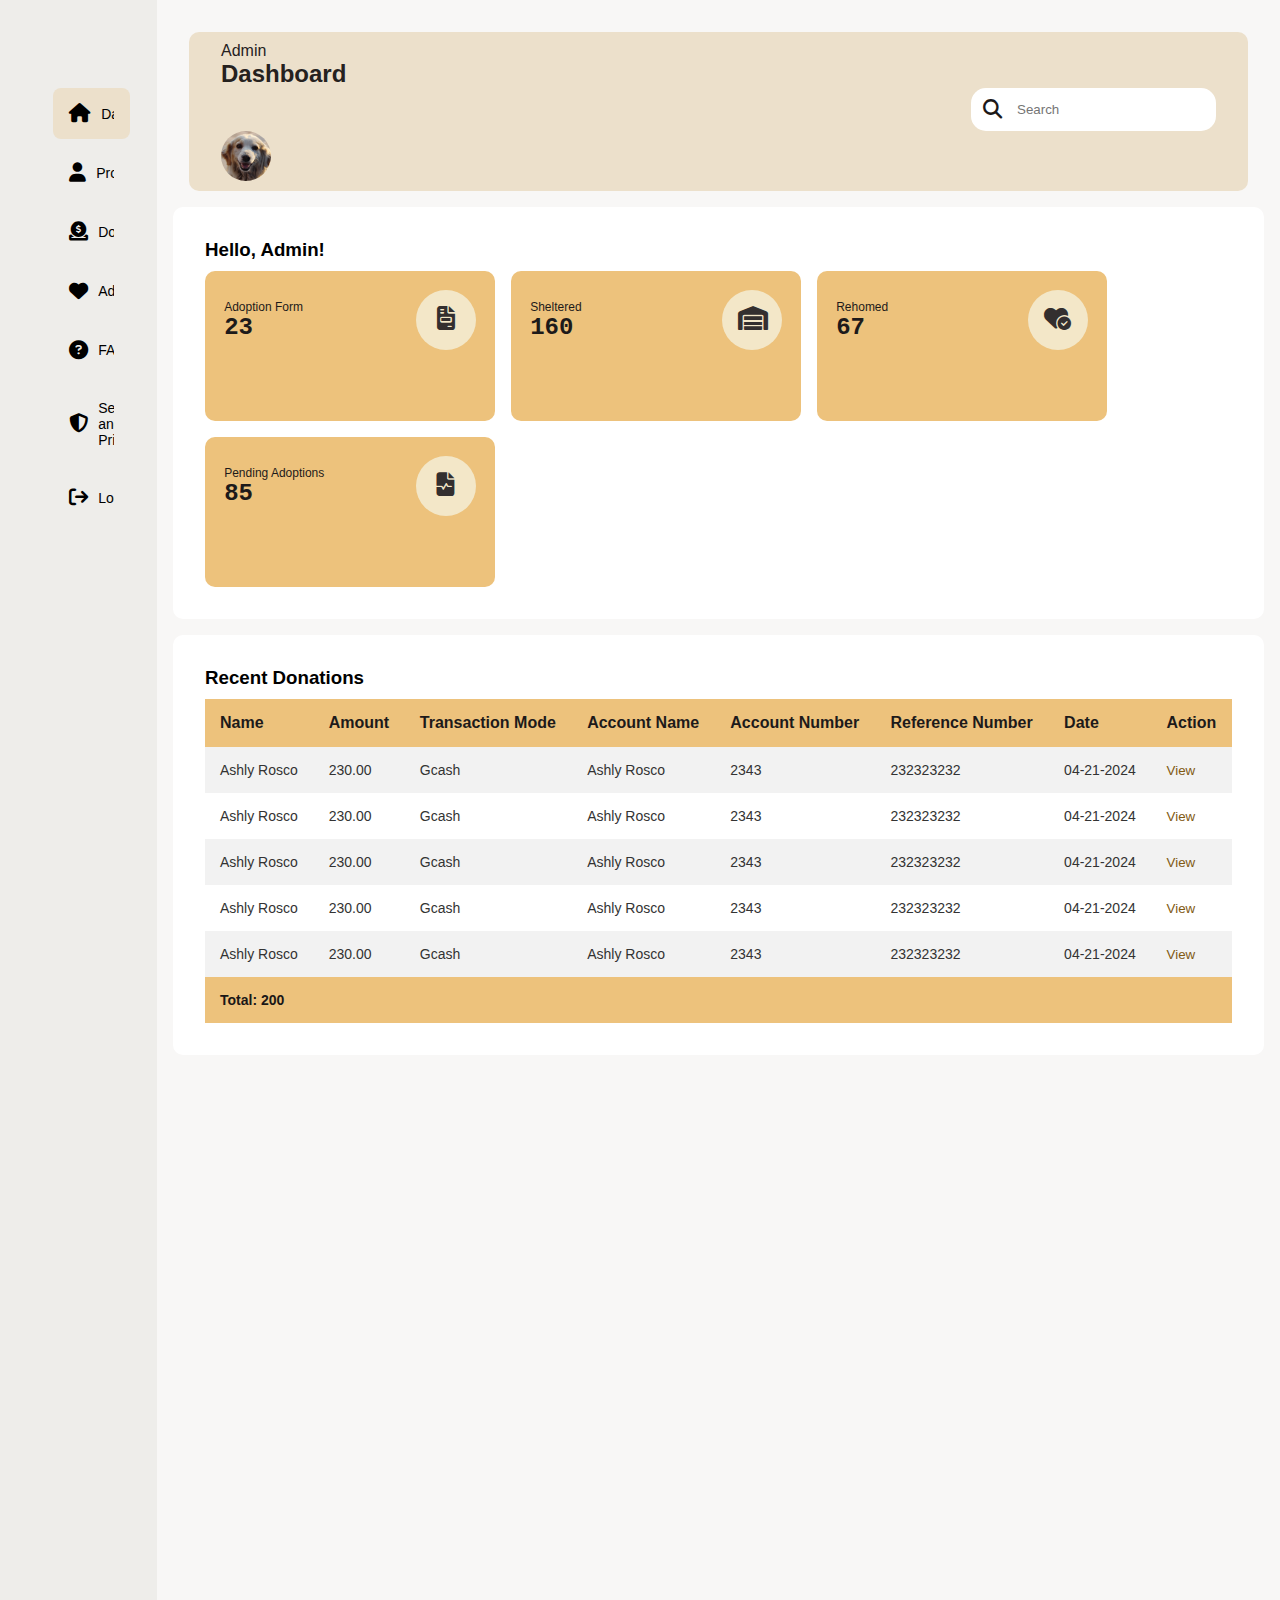
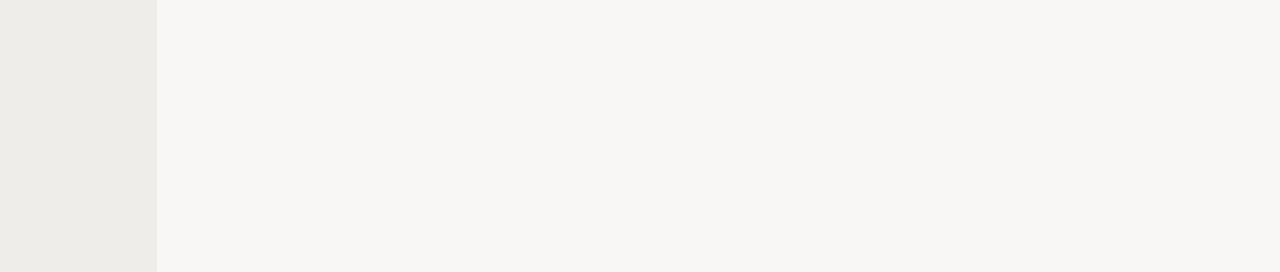
<file: index.html>
<!DOCTYPE html>
<html lang="en">
<head>
    <meta charset="UTF-8">
    <meta name="viewport" content="width=device-width, initial-scale=1.0">
    <title>Admin</title>
    <link rel="stylesheet" href="admin/admin.css">
    <link rel="preconnect" href="https://fonts.googleapis.com">
    <link rel="stylesheet" href="https://cdnjs.cloudflare.com/ajax/libs/font-awesome/6.5.2/css/all.min.css">
</head>
<body>

    <div class="sidebar">
        <div class="logo"></div>
        
        <ul class="menu">
            <li class="active">
                <a href="index.html">
                    <i class="fas fa-home"></i>
                    <span>Dashboard</span>
                </a>
            </li>
            
            <li>
                <a href="admin/admin-profile.html">
                    <i class="fas fa-user"></i>
                    <span>Profile</span>
                </a>
            </li>
    
            <li>
                <a href="admin/view-donation.html">
                    <i class="fas fa-donate"></i>
                    <span>Donation</span>
                </a>
            </li>
    
            <li class="dropdown-sidebar">
                <a href="admin/view-adoptionform.html">
                    <i class="fas fa-heart"></i>
                    <span>Adoption</span>
                </a>

                <ul class="dropdown-menu">
                    <li><a href="admin/form-adoption.html">Adoption Forms</a></li>
                    <li><a href="admin/view-adoptionform.html">Animal Profiles</a></li>
                </ul>
            </li>
            
            <li>
                <a href="admin/FAQ/FAQ.HTML">
                    <i class="fas fa-question-circle"></i>
                    <span>FAQs</span>
                </a>


                
            </li>
    
            <li class="dropdown-sidebar">
                <a href="">
                    <i class="fas fa-shield-alt"></i>
                    <span>Settings and Privacy</span>
                </a>

                <ul class="dropdown-menu">
                    <li><a href="admin/security.pri/security.html">Account Settings</a></li>
                    <li><a href="admin/security.pri/term.html">Terms and Privacy</a></li>
                </ul>
            </li>
    
            <li>
                <a href="admin/security.pri/login.html">
                    <i class="fas fa-sign-out"></i>
                    <span>Logout</span>
                </a>
            </li>
    
    
        <ul>
    
    </div>
    
    <div class="main--content">
        <div class="header--wrapper">
            <div class="header--title">
                <span>Admin</span>
                <h2>Dashboard</h2>
            </div>
            <div class="user--info">
                <div class="search--box">
                    <i class="fa-solid fa-search"></i>
                    <input type="text" placeholder="Search"/>
                </div>
                
            </div>
            <img src="images/12.png" alt="">
        </div>
        
        <div class="card--container">
            <h3 class="main--title">Hello, Admin!</h3>
            <div class="card--wrapper">
               
                <a href="admin/form-adoption.html">
                    <div class="mains--card">
                    
                   
                        <div class="card--header">
                            <div class="amount">
                                <span class="title">
                                    Adoption Form
                                </span>
                                <span class="value">23</span>
                            </div>
                            <i class="fas fa-file-invoice"></i>
    
                        </div>
                        <span class="card-detail"></span>
                    </div>
                </a>

                <a href="admin/view-adoptionform.html">
                    <div class="mains--card">
                        <div class="card--header">
                            <div class="amount">
                                <span class="title">
                                    Sheltered
                                </span>
                                <span class="value">160</span>
                            </div>
                            <i class="fas fa-warehouse"></i>
    
                        </div>
                        <span class="card-detail"></span>
                    </div>
                </a>

                <a href="admin/view-adoptionform.html">
                    <div class="mains--card">
                        <div class="card--header">
                            <div class="amount">
                                <span class="title">
                                    Rehomed
                                </span>
                                <span class="value">67</span>
                            </div>
                            <i class="fas fa-heart-circle-check"></i>
    
                        </div>
                        <span class="card-detail"></span>
                    </div>
                </a>

                <a href="admin/form-adoption.html">
                    <div class="mains--card">
                        <div class="card--header">
                            <div class="amount">
                                <span class="title">
                                    Pending Adoptions
                                </span>
                                <span class="value">85</span>
                            </div>
                            <i class="fas fa-file-waveform"></i>
    
                        </div>
                        <span class="card-detail"></span>
                    </div>
                </a>

                
            </div>
        </div>

        <div class="tabular--wrapper">
            <h3 class="main--title">Recent Donations</h3>
            <div class="table-container">
                <table>
                    <thead>
                        <tr>
                            <th>Name</th>
                            <th>Amount</th>
                            <th>Transaction Mode</th>
                            <th>Account Name</th>
                            <th>Account Number</th>
                            <th>Reference Number</th>
                            <th>Date</th>
                            <th>Action</th>
                        </tr>

                        <tbody>
                            <tr>
                                <td>Ashly Rosco</td>
                                <td>230.00</td>
                                <td>Gcash</td>
                                <td>Ashly Rosco</td>
                                <td>2343</td>
                                <td>232323232</td>
                                <td>04-21-2024</td>
                                <td><button>View</button></td>
                            </tr>

                            <tr>
                                <td>Ashly Rosco</td>
                                <td>230.00</td>
                                <td>Gcash</td>
                                <td>Ashly Rosco</td>
                                <td>2343</td>
                                <td>232323232</td>
                                <td>04-21-2024</td>
                                <td><button>View</button></td>
                            </tr>

                            <tr>
                                <td>Ashly Rosco</td>
                                <td>230.00</td>
                                <td>Gcash</td>
                                <td>Ashly Rosco</td>
                                <td>2343</td>
                                <td>232323232</td>
                                <td>04-21-2024</td>
                                <td><button>View</button></td>
                            </tr>

                            <tr>
                                <td>Ashly Rosco</td>
                                <td>230.00</td>
                                <td>Gcash</td>
                                <td>Ashly Rosco</td>
                                <td>2343</td>
                                <td>232323232</td>
                                <td>04-21-2024</td>
                                <td><button>View</button></td>
                            </tr>

                            <tr>
                                <td>Ashly Rosco</td>
                                <td>230.00</td>
                                <td>Gcash</td>
                                <td>Ashly Rosco</td>
                                <td>2343</td>
                                <td>232323232</td>
                                <td>04-21-2024</td>
                                <td><button>View</button></td>
                            </tr>

                            

                           
                        </tbody>
                        <tfoot>
                           <tr>
                            <td colspan="8">Total: 200</td>
                           </tr> 
                        </tfoot>
                    </thead>
                </table>
            </div>

        </div>
    </div>


    
</body>
</html>
</file>
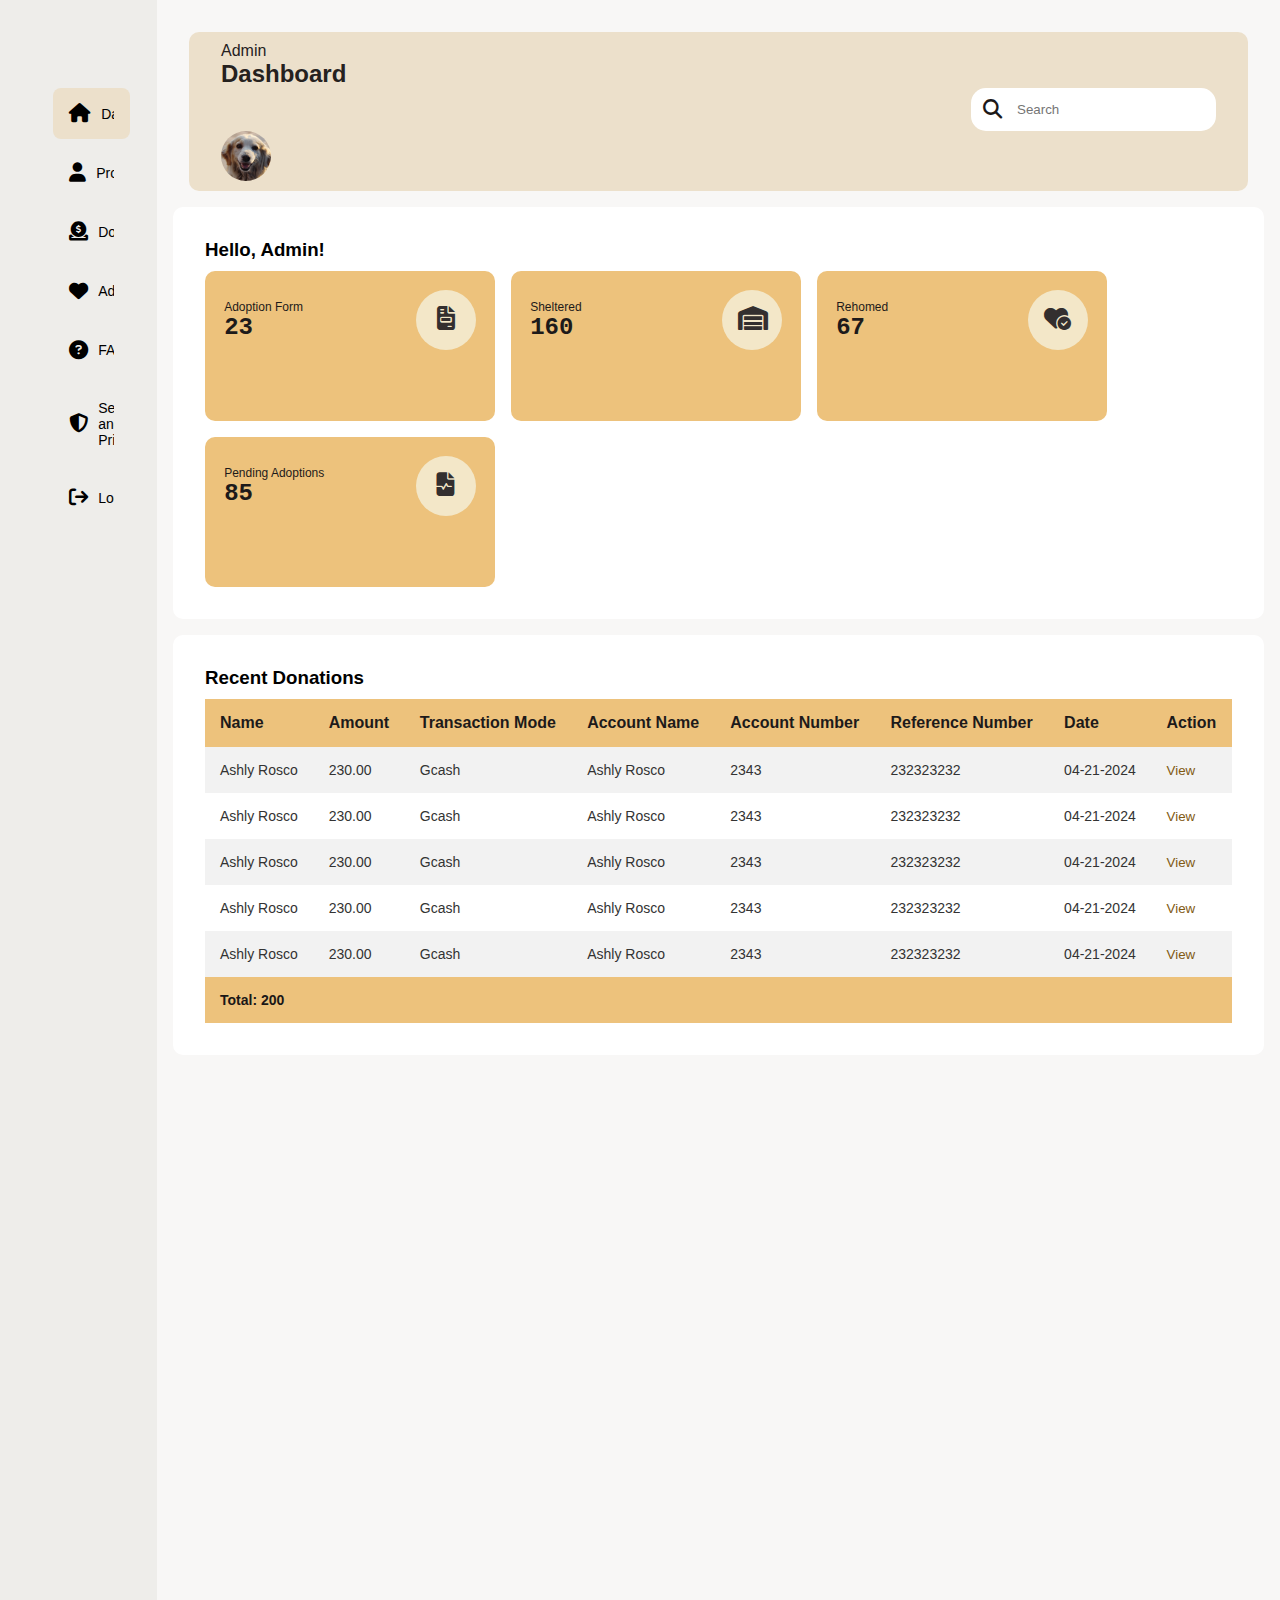
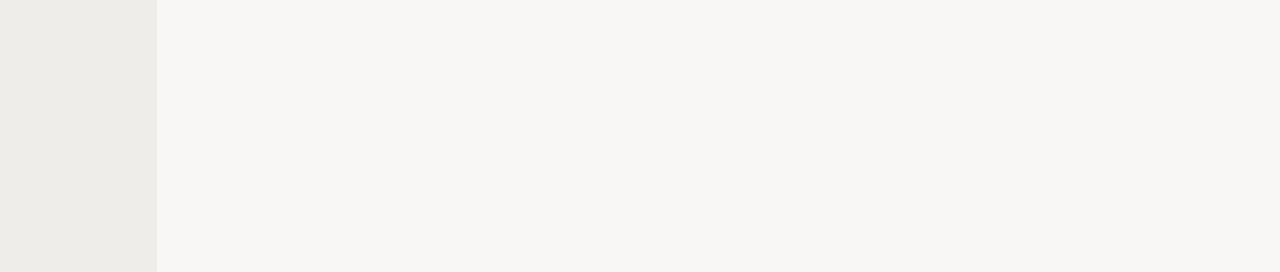
<file: admin/admin.html>
<!DOCTYPE html>
<html lang="en">
<head>
    <meta charset="UTF-8">
    <meta name="viewport" content="width=device-width, initial-scale=1.0">
    <title>Admin</title>
    <link rel="stylesheet" href="admin.css">
    <link rel="preconnect" href="https://fonts.googleapis.com">
    <link rel="stylesheet" href="https://cdnjs.cloudflare.com/ajax/libs/font-awesome/6.5.2/css/all.min.css">
</head>
<body>

    <div class="sidebar">
        <div class="logo"></div>
        
        <ul class="menu">
            <li class="active">
                <a href="admin.html">
                    <i class="fas fa-home"></i>
                    <span>Dashboard</span>
                </a>
            </li>
            
            <li>
                <a href="./admin-profile.html">
                    <i class="fas fa-user"></i>
                    <span>Profile</span>
                </a>
            </li>
    
            <li>
                <a href="view-donation.html">
                    <i class="fas fa-donate"></i>
                    <span>Donation</span>
                </a>
            </li>
    
            <li class="dropdown-sidebar">
                <a href="view-adoption.html">
                    <i class="fas fa-heart"></i>
                    <span>Adoption</span>
                </a>

                <ul class="dropdown-menu">
                    <li><a href="form-adoption.html">Adoption Forms</a></li>
                    <li><a href="view-adoptionform.html">Animal Profiles</a></li>
                </ul>
            </li>
            
            <li>
                <a href="FAQ/FAQ.HTML">
                    <i class="fas fa-question-circle"></i>
                    <span>FAQs</span>
                </a>


                
            </li>
    
            <li class="dropdown-sidebar">
                <a href="">
                    <i class="fas fa-shield-alt"></i>
                    <span>Settings and Privacy</span>
                </a>

                <ul class="dropdown-menu">
                    <li><a href="./security.pri/security.html">Account Settings</a></li>
                    <li><a href="./security.pri/term.html">Terms and Privacy</a></li>
                </ul>
            </li>
    
            <li>
                <a href="./security.pri/login.html">
                    <i class="fas fa-sign-out"></i>
                    <span>Logout</span>
                </a>
            </li>
    
    
        <ul>
    
    </div>
    
    <div class="main--content">
        <div class="header--wrapper">
            <div class="header--title">
                <span>Admin</span>
                <h2>Dashboard</h2>
            </div>
            <div class="user--info">
                <div class="search--box">
                    <i class="fa-solid fa-search"></i>
                    <input type="text" placeholder="Search"/>
                </div>
                
            </div>
            <img src="../images/12.png" alt="">
        </div>
        
        <div class="card--container">
            <h3 class="main--title">Hello, Admin!</h3>
            <div class="card--wrapper">
               
                <a href="form-adoption.html">
                    <div class="mains--card">
                    
                   
                        <div class="card--header">
                            <div class="amount">
                                <span class="title">
                                    Adoption Form
                                </span>
                                <span class="value">23</span>
                            </div>
                            <i class="fas fa-file-invoice"></i>
    
                        </div>
                        <span class="card-detail"></span>
                    </div>
                </a>

                <a href="view-adoptionform.html">
                    <div class="mains--card">
                        <div class="card--header">
                            <div class="amount">
                                <span class="title">
                                    Sheltered
                                </span>
                                <span class="value">160</span>
                            </div>
                            <i class="fas fa-warehouse"></i>
    
                        </div>
                        <span class="card-detail"></span>
                    </div>
                </a>

                <a href="view-adoptionform.html">
                    <div class="mains--card">
                        <div class="card--header">
                            <div class="amount">
                                <span class="title">
                                    Rehomed
                                </span>
                                <span class="value">67</span>
                            </div>
                            <i class="fas fa-heart-circle-check"></i>
    
                        </div>
                        <span class="card-detail"></span>
                    </div>
                </a>

                <a href="form-adoption.html">
                    <div class="mains--card">
                        <div class="card--header">
                            <div class="amount">
                                <span class="title">
                                    Pending Adoptions
                                </span>
                                <span class="value">85</span>
                            </div>
                            <i class="fas fa-file-waveform"></i>
    
                        </div>
                        <span class="card-detail"></span>
                    </div>
                </a>

                
            </div>
        </div>

        <div class="tabular--wrapper">
            <h3 class="main--title">Recent Donations</h3>
            <div class="table-container">
                <table>
                    <thead>
                        <tr>
                            <th>Name</th>
                            <th>Amount</th>
                            <th>Transaction Mode</th>
                            <th>Account Name</th>
                            <th>Account Number</th>
                            <th>Reference Number</th>
                            <th>Date</th>
                            <th>Action</th>
                        </tr>

                        <tbody>
                            <tr>
                                <td>Ashly Rosco</td>
                                <td>230.00</td>
                                <td>Gcash</td>
                                <td>Ashly Rosco</td>
                                <td>2343</td>
                                <td>232323232</td>
                                <td>04-21-2024</td>
                                <td><button>View</button></td>
                            </tr>

                            <tr>
                                <td>Ashly Rosco</td>
                                <td>230.00</td>
                                <td>Gcash</td>
                                <td>Ashly Rosco</td>
                                <td>2343</td>
                                <td>232323232</td>
                                <td>04-21-2024</td>
                                <td><button>View</button></td>
                            </tr>

                            <tr>
                                <td>Ashly Rosco</td>
                                <td>230.00</td>
                                <td>Gcash</td>
                                <td>Ashly Rosco</td>
                                <td>2343</td>
                                <td>232323232</td>
                                <td>04-21-2024</td>
                                <td><button>View</button></td>
                            </tr>

                            <tr>
                                <td>Ashly Rosco</td>
                                <td>230.00</td>
                                <td>Gcash</td>
                                <td>Ashly Rosco</td>
                                <td>2343</td>
                                <td>232323232</td>
                                <td>04-21-2024</td>
                                <td><button>View</button></td>
                            </tr>

                            <tr>
                                <td>Ashly Rosco</td>
                                <td>230.00</td>
                                <td>Gcash</td>
                                <td>Ashly Rosco</td>
                                <td>2343</td>
                                <td>232323232</td>
                                <td>04-21-2024</td>
                                <td><button>View</button></td>
                            </tr>

                            

                           
                        </tbody>
                        <tfoot>
                           <tr>
                            <td colspan="8">Total: 200</td>
                           </tr> 
                        </tfoot>
                    </thead>
                </table>
            </div>

        </div>
    </div>


    
</body>
</html>
</file>
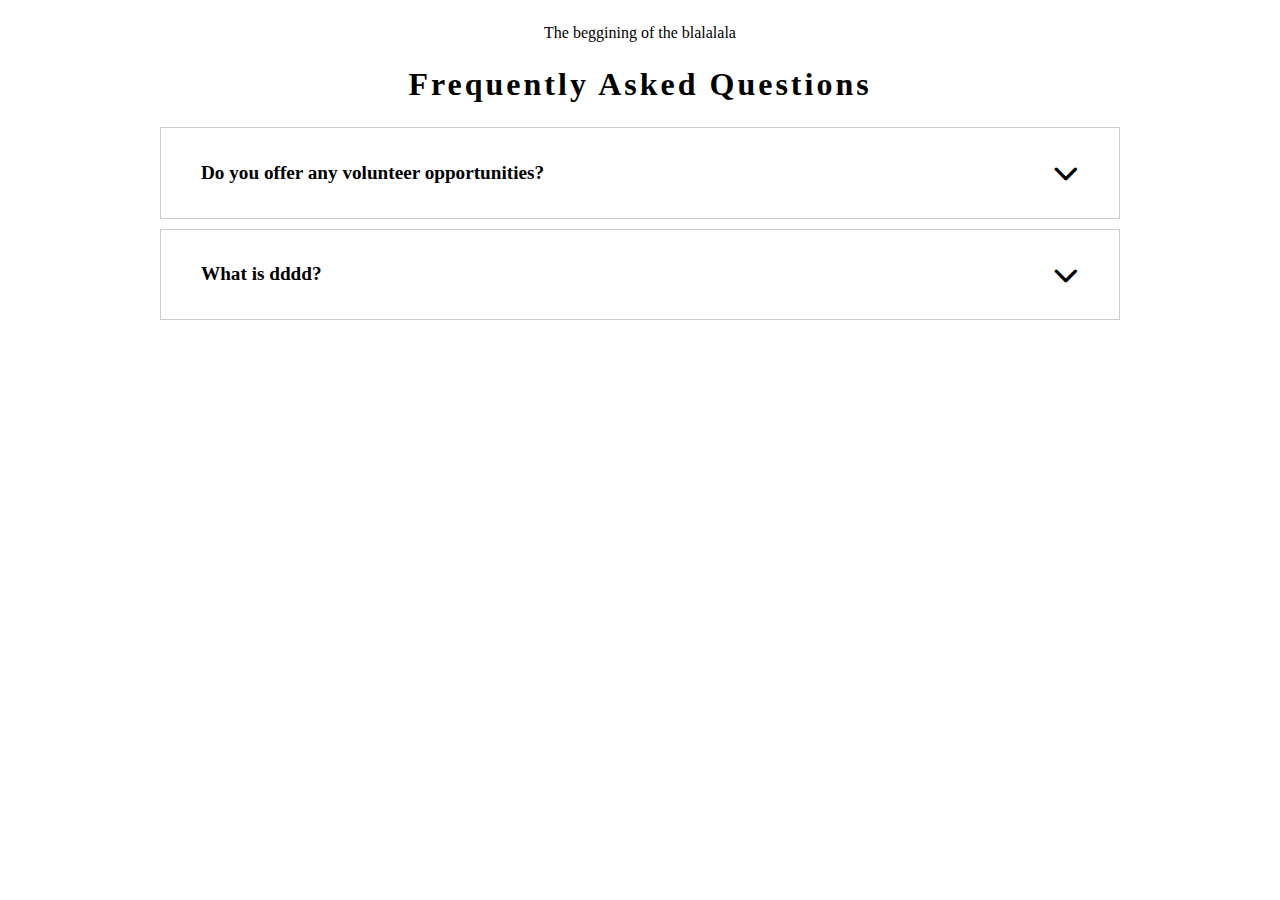
<file: admin/faq.html>
<!DOCTYPE html>
<html lang="en">
<head>
    <meta charset="UTF-8">
    <meta name="viewport" content="width=device-width, initial-scale=1.0">
    <title>Frequently Asked Questions</title>
    <link rel="stylesheet" href="faq.css">
    <link rel="preconnect" href="https://fonts.googleapis.com">
    <link rel="stylesheet" href="https://cdnjs.cloudflare.com/ajax/libs/font-awesome/6.5.2/css/all.min.css">
</head>
<body>

    <div class="wrapper">
        <p>The beggining of the blalalala</p>
        <h1>Frequently Asked Questions</h1>

        <div class="faq">
            <button class="accordion">
                Do you offer any volunteer opportunities?
                <i class="fa-solid fa-chevron-down"></i>
            </button>

            <div class="pannel">
                <p>
                    Yes! We rely on volunteers to help with various tasks. You may contact us at our mobile number (+63944324527), and come at our shelter. We are located at Canelar, Zamboanga City.
                </p>
            </div>
        </div>

        <div class="faq">
            <button class="accordion">
                What is dddd?
                <i class="fa-solid fa-chevron-down"></i>
            </button>

            <div class="pannel">
                <p>
                    dkhahshshshshshshs
                </p>
            </div>
        </div>
    </div>
    
    <script>
    var acc = document.getElementsByClassName("accordion");
    for (var i = 0; i < acc.length; i++) {
        acc[i].addEventListener("click", function() {
            
            this.classList.toggle("active");
            
            var panel = this.nextElementSibling;
            
            if (panel.style.display === "block") {
                panel.style.display = "none";
            } else {
                panel.style.display = "block";
            }
        });
    }
    </script>
    
</body>
</html>
</file>
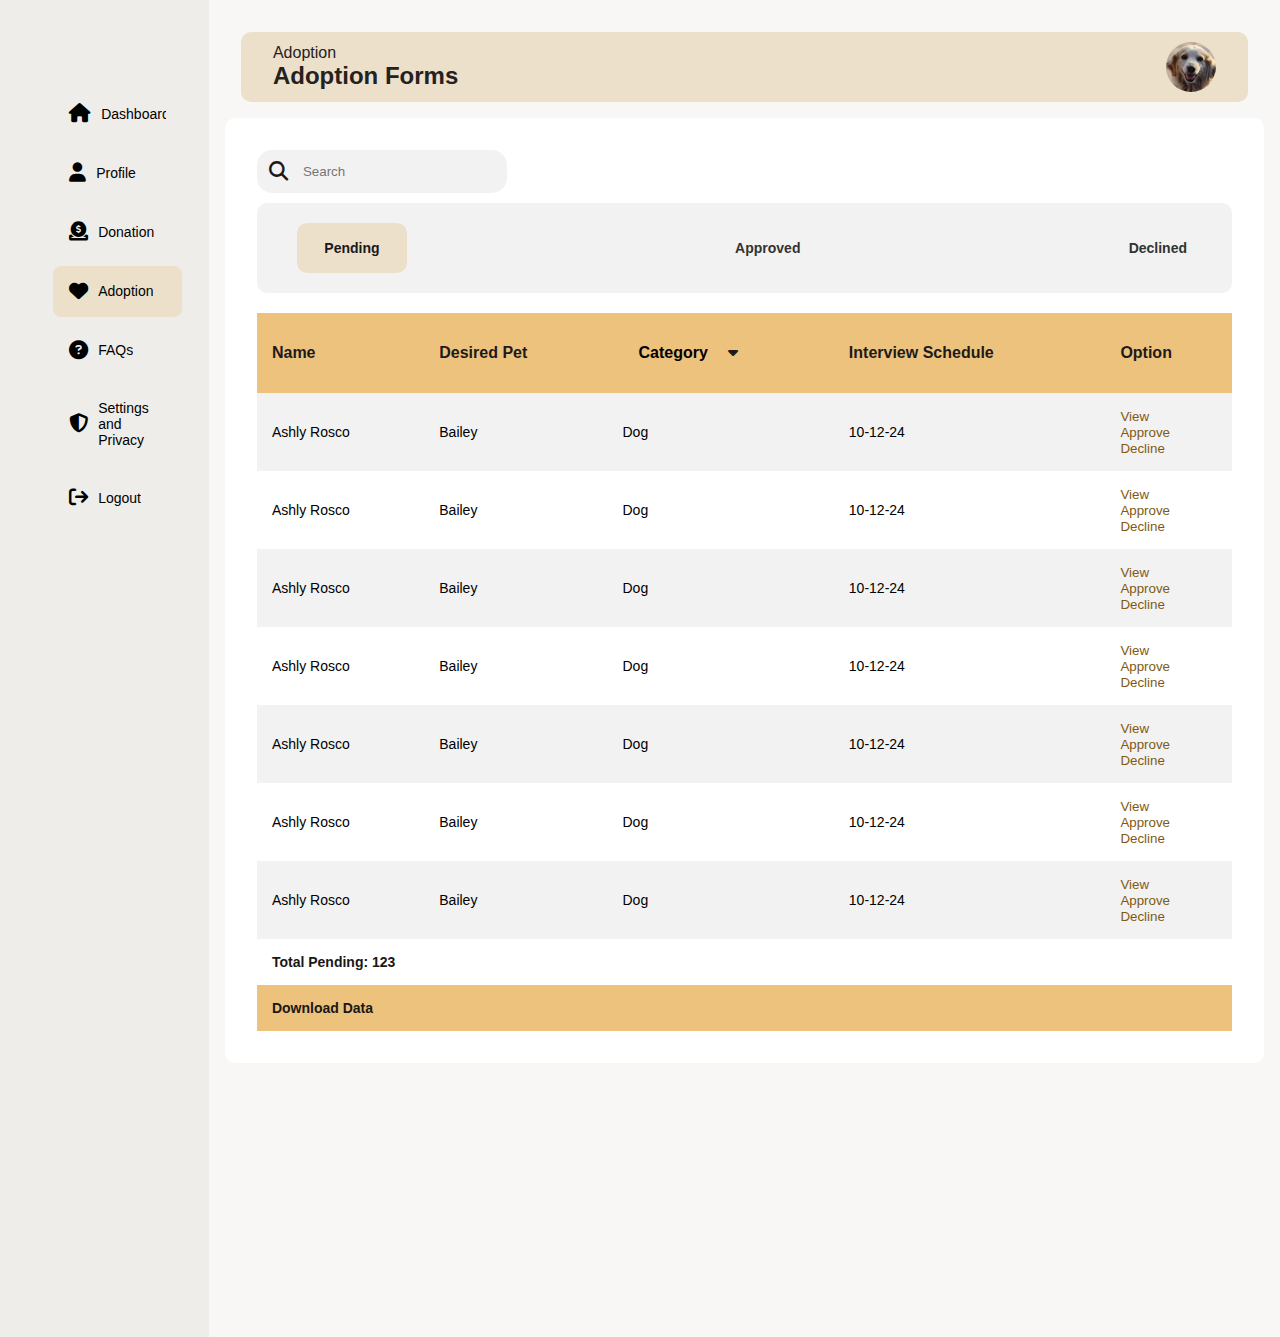
<file: admin/form-adoption.html>
<!DOCTYPE html>
<html lang="en">
<head>
    <meta charset="UTF-8">
    <meta name="viewport" content="width=device-width, initial-scale=1.0">
    <title>Adoption Form</title>
    <link rel="stylesheet" href="form-adoption.css">
    <link rel="preconnect" href="https://fonts.googleapis.com">
    <link rel="stylesheet" href="https://cdnjs.cloudflare.com/ajax/libs/font-awesome/6.5.2/css/all.min.css">

</head>
<body>
    <div class="sidebar">
        <div class="logo"></div>
        
        <ul class="menu">
            <li>
                <a href="../index.html">
                    <i class="fas fa-home"></i>
                    <span>Dashboard</span>
                </a>
            </li>
            
            <li>
                <a href="admin-profile.html">
                    <i class="fas fa-user"></i>
                    <span>Profile</span>
                </a>
            </li>
    
            <li>
                <a href="view-donation.html">
                    <i class="fas fa-donate"></i>
                    <span>Donation</span>
                </a>
            </li>

            <li class="dropdown-sidebar" id="active">
                <a href="view-adoption.html">
                    <i class="fas fa-heart"></i>
                    <span>Adoption</span>
                </a>

                <ul class="dropdown-menu">
                    <li id="active"><a href="./form-adoption.html">Adoption Forms</a></li>
                    <li><a href="./view-adoptionform.html">Animal Profiles</a></li>
                </ul>
            </li>
            
            <li>
                <a href="./FAQ/FAQ.HTML">
                    <i class="fas fa-question-circle"></i>
                    <span>FAQs</span>
                </a>
            </li>
    
            <li class="dropdown-sidebar">
                <a href="#">
                    <i class="fas fa-shield-alt"></i>
                    <span>Settings and Privacy</span>
                </a>

                <ul class="dropdown-menu">
                    <li><a href="./security.pri/security.html">Account Settings</a></li>
                    <li><a href="./security.pri/term.html">Terms and Privacy</a></li>
                </ul>
            </li>
    
            <li>
                <a href="./security.pri/login.html">
                    <i class="fas fa-sign-out"></i>
                    <span>Logout</span>
                </a>
            </li>
    
    
        <ul>
    
    </div>
    
    <div class="main--content">
        <div class="header--wrapper">
            <div class="header--title">
                <span>Adoption</span>
                <h2>Adoption Forms</h2>
            </div>
            
                
           
            <img src="../images/12.png" alt="">
        </div>
        
        <div class="tabular--wrapper">

            <div class="search--box">
                <i class="fa-solid fa-search"></i>
                <input type="text" placeholder="Search" id="search-input"/>

               
            </div>

            <div class="table-container">
                <table>
                    <thead>
                        
                       
                        <tr>
                            <div class="table-header">
                                <a href="./form-adoption.html"><button class="pending-btn">Pending</button></a>
                                <a href="./view-approved.html"><button class="">Approved</button></a>
                                <a href="./view-declined.html"><button class="">Declined</button></a>
                            </div>

                            <th>Name</th>
                            <th>Desired Pet</th>
                            <th>
                                <div class="dropdown">
                                    <button class="dropbtn">Category</button> <span class="fa fa-caret-down"></span>
                                    <div class="dropdown-content">
                                      <a href="#" data-value="dog">Dog</a>
                                      <a href="#" data-value="cat">Cat</a>
    
                                    </div>
                                </div>
                            </th>
                            <th> Interview Schedule</th>
                            
                            <th>Option</th>

                            <tbody>
                               

                    
                       
                                <tr>
                                    <td>Ashly Rosco</td>
                                    <td>Bailey</td>
                                    <td>Dog</td>
                                    <td>10-12-24</td>

                                    <td>
                                        <a href="">
                                            <button type="button" class="view">View</button><br>
                                        </a>
                    
                                        <a href="">
                                            <button type="button" class="approve">Approve</button><br>
                                        </a>
                                        
                                        <a href="">
                                            <button type="button" class="decline">Decline</button>
                                        </a>
                                    </td>

                                

                                </tr>
                                

                                <tr>
                                    <td>Ashly Rosco</td>
                                    <td>Bailey</td>
                                    <td>Dog</td>
                                    <td>10-12-24</td>

                                    <td>
                                        <a href="">
                                            <button type="button" class="view">View</button><br>
                                        </a>
                    
                                        <a href="">
                                            <button type="button" class="approve">Approve</button><br>
                                        </a>
                                        
                                        <a href="">
                                            <button type="button" class="decline">Decline</button>
                                        </a>
                                    </td>

                                </tr>

                                <tr>
                                    <td>Ashly Rosco</td>
                                    <td>Bailey</td>
                                    <td>Dog</td>
                                    <td>10-12-24</td>

                                    <td>
                                        <a href="">
                                            <button type="button" class="view">View</button><br>
                                        </a>
                    
                                        <a href="">
                                            <button type="button" class="approve">Approve</button><br>
                                        </a>
                                        
                                        <a href="">
                                            <button type="button" class="decline">Decline</button>
                                        </a>
                                    </td>

                                </tr>

                                <tr>
                                    <td>Ashly Rosco</td>
                                    <td>Bailey</td>
                                    <td>Dog</td>
                                    <td>10-12-24</td>

                                    <td>
                                        <a href="">
                                            <button type="button" class="view">View</button><br>
                                        </a>
                    
                                        <a href="">
                                            <button type="button" class="approve">Approve</button><br>
                                        </a>
                                        
                                        <a href="">
                                            <button type="button" class="decline">Decline</button>
                                        </a>
                                    </td>

                                </tr>

                                <tr>
                                    <td>Ashly Rosco</td>
                                    <td>Bailey</td>
                                    <td>Dog</td>
                                    <td>10-12-24</td>

                                    <td>
                                        <a href="">
                                            <button type="button" class="view">View</button><br>
                                        </a>
                    
                                        <a href="">
                                            <button type="button" class="approve">Approve</button><br>
                                        </a>
                                        
                                        <a href="">
                                            <button type="button" class="decline">Decline</button>
                                        </a>
                                    </td>

                                </tr>

                                <tr>
                                    <td>Ashly Rosco</td>
                                    <td>Bailey</td>
                                    <td>Dog</td>
                                    <td>10-12-24</td>

                                    <td>
                                        <a href="">
                                            <button type="button" class="view">View</button><br>
                                        </a>
                    
                                        <a href="">
                                            <button type="button" class="approve">Approve</button><br>
                                        </a>
                                        
                                        <a href="">
                                            <button type="button" class="decline">Decline</button>
                                        </a>
                                    </td>

                                </tr>

                                <tr>
                                    <td>Ashly Rosco</td>
                                    <td>Bailey</td>
                                    <td>Dog</td>
                                    <td>10-12-24</td>

                                    <td>
                                        <a href="">
                                            <button type="button" class="view">View</button><br>
                                        </a>
                    
                                        <a href="">
                                            <button type="button" class="approve">Approve</button><br>
                                        </a>
                                        
                                        <a href="">
                                            <button type="button" class="decline">Decline</button>
                                        </a>
                                    </td>

                                </tr>

                                



                             

                             

                             

                                
                                   
                                    
                        
                                
    
                               
                            </tbody>

              

                            
                        </tr>

                        <tfoot>
                            <tr>
                             <td colspan="8">Total Pending: 123</td>
                            </tr> 
 

                            <tr id="download">
                             <td colspan="8"> Download Data </td>
                            </tr> 

                          
                         </tfoot>
                    </thead>    
                </table>
            </div>
        </div>     


               
    
                           
    

        
    </div>

    <script src="form-adoption.js"></script>  
</body>
</html>
</file>
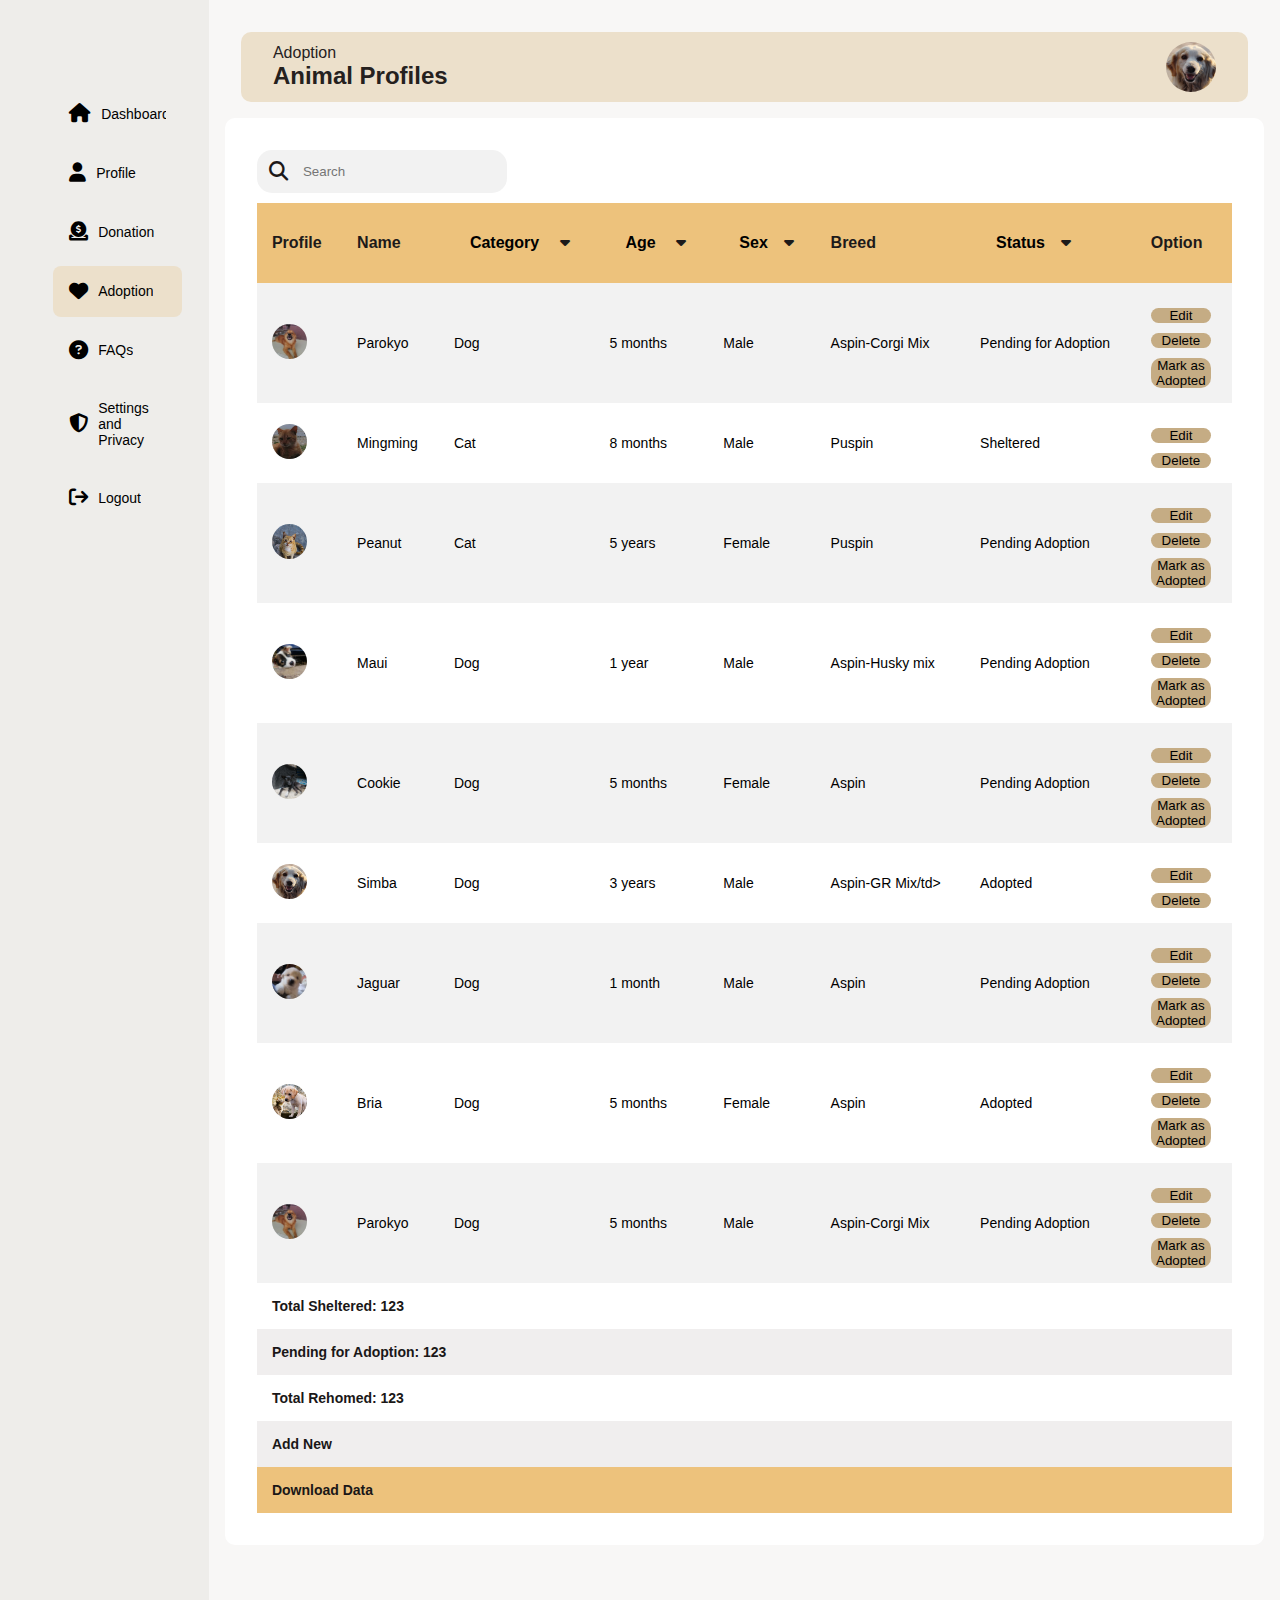
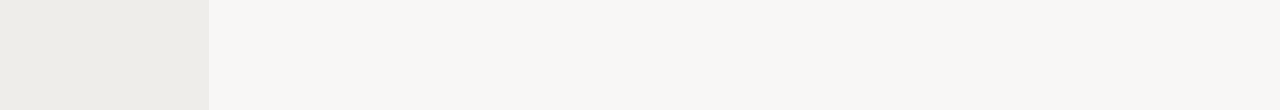
<file: admin/view-adoptionform.html>
<!DOCTYPE html>
<html lang="en">
<head>
    <meta charset="UTF-8">
    <meta name="viewport" content="width=device-width, initial-scale=1.0">
    <title>Document</title>
    <link rel="stylesheet" href="view-adoptionform.css">
    <link rel="preconnect" href="https://fonts.googleapis.com">
    <link rel="stylesheet" href="https://cdnjs.cloudflare.com/ajax/libs/font-awesome/6.5.2/css/all.min.css">

</head>
<body>
    <div class="sidebar">
        <div class="logo"></div>
        
        <ul class="menu">
            <li>
                <a href="../index.html">
                    <i class="fas fa-home"></i>
                    <span>Dashboard</span>
                </a>
            </li>
            
            <li>
                <a href="./admin-profile.html">
                    <i class="fas fa-user"></i>
                    <span>Profile</span>
                </a>
            </li>
    
            <li>
                <a href="./view-donation.html">
                    <i class="fas fa-donate"></i>
                    <span>Donation</span>
                </a>
            </li>

            <li class="dropdown-sidebar" id="active">
                <a href="">
                    <i class="fas fa-heart"></i>
                    <span>Adoption</span>
                </a>

                <ul class="dropdown-menu">
                    <li><a href="./form-adoption.html">Adoption Forms</a></li>
                    <li id="active"><a href="./view-adoptionform.html">Animal Profiles</a></li>
                </ul>
            </li>
            
            <li>
                <a href="./FAQ/FAQ.HTML">
                    <i class="fas fa-question-circle"></i>
                    <span>FAQs</span>
                </a>
            </li>
    
            <li class="dropdown-sidebar">
                <a href="./security.pri/security.html">
                    <i class="fas fa-shield-alt"></i>
                    <span>Settings and Privacy</span>
                </a>

                <ul class="dropdown-menu">
                    <li><a href="./security.pri/security.html">Account Settings</a></li>
                    <li><a href="./security.pri/term.html">Terms and Privacy</a></li>
                </ul>
            </li>
    
            <li>
                <a href="./security.pri/login.html">
                    <i class="fas fa-sign-out"></i>
                    <span>Logout</span>
                </a>
            </li>
    
    
        <ul>
    
    </div>
    
    <div class="main--content">
        <div class="header--wrapper">
            <div class="header--title">
                <span>Adoption</span>
                <h2>Animal Profiles</h2>
            </div>
            
                
           
            <img src="../images/12.png" alt="">
        </div>

       
    
    
            
            <div class="tabular--wrapper">
               
                <div class="search--box">
                    <i class="fa-solid fa-search"></i>
                    <input type="text" placeholder="Search" id="search-input"/>
 
                   
                </div>
                


                <div class="table-container">
                    <table>
                        <thead>
                            
                           
                           
                            <tr>
                                <th>Profile</th>
                                <th>Name</th>
                                <th>
                                    <div class="dropdown">
                                        <button class="dropbtn">Category</button> <span class="fa fa-caret-down"></span>
                                        <div class="dropdown-content">
                                          <a href="#" data-value="dog">Dog</a>
                                          <a href="#" data-value="cat">Cat</a>
        
                                        </div>
                                    </div>
                                </th>
                                <th>
                                    <div class="dropdown">
                                        <button class="dropbtn">Age</button> <span class="fa fa-caret-down"></span>
                                        <div class="dropdown-content">
                                          <a href="#" data-value="youngest">Youngest</a>
                                          <a href="#" data-value="oldest">Oldest</a>
        
                                        </div>
                                    </div>
                                </th>
                                <th>
                                    <div class="dropdown">
                                        <button class="dropbtn">Sex</button><span class="fa fa-caret-down"></span>
                                        <div class="dropdown-content">
                                          <a href="#" data-value="male">Male</a>
                                          <a href="#" data-value="female">Female</a>
        
                                        </div>
                                    </div>
                                </th>
                                <th>Breed</th>
                                <th>
                                    <div class="dropdown">
                                        <button class="dropbtn">Status</button><span class="fa fa-caret-down"></span>
                                        <div class="dropdown-content">
                                          <a href="#" data-value="Sheltered">Sheltered</a>
                                          <a href="#" data-value="Adopted">Pending</a>
                                          <a href="#" data-value="Adopted">Adopted</a>
        
                                        </div>
                                    </div>
                                </th>
                                <th>Option</th>
                            </tr>
    
                            <tbody>
                                <tr>
        
                                    <td>
                            
                                        <div class="profile-container">
                                        
                                            <img src="../profiles/Parokyo.jpg" alt="">
                                        </div>
                                    </td>
                                    <td>Parokyo</td>
                                    <td>Dog</td>
                                    <td>5 months</td>
                                    <td>Male</td>
                                    <td>Aspin-Corgi Mix</td>
                                    <td>Pending for Adoption</td>
                                    <td>
                                        <div class="center-cell">
                                            <button class="center-btn">Edit</button><br>
                                            <button class="center-btn">Delete</button><br>
                                            <button class="center-btn">Mark as Adopted</button>
                                        </div>
                                    </td>
                                    
                                </tr>
    
                                <tr>
                                    <td>
                                        <div class="profile-container">
                                            <img src="../profiles/Mingming.jpg" alt="">
                                        </div>
                                    </td>
                                    <td>Mingming</td>
                                    <td>Cat</td>
                                    <td>8 months</td>
                                    <td>Male</td>
                                    <td>Puspin</td>
                                    <td>Sheltered</td>
                                    <td>
                                        <div>
                                            <div class="center-cell">
                                                <button class="center-btn">Edit</button><br>
                                                <button class="center-btn">Delete</button><br>
                                                
                                            </div>
                                           
                                        </div>
                                    </td>
                                    
                                </tr>

                                <tr>
                                    <td>
                                        <div class="profile-container">
                                            <img src="../images/14.png" alt="">
                                        </div>
                                    </td>
                                    <td>Peanut</td>
                                    <td>Cat</td>
                                    <td>5 years</td>
                                    <td>Female</td>
                                    <td>Puspin</td>
                                    <td>Pending Adoption</td>
                                    <td>
                                        <div>
                                            <div class="center-cell">
                                                <button class="center-btn">Edit</button><br>
                                                <button class="center-btn">Delete</button><br>
                                                <button class="center-btn">Mark as Adopted</button>
                                            </div>
                                        </div>
                                    </td>
                                    
                                </tr>

                                <tr>
                                    <td>
                                        <div class="profile-container">
                                            <img src="../profiles/Maui.jpg" alt="">
                                        </div>
                                    </td>
                                    <td>Maui</td>
                                    <td>Dog</td>
                                    <td>1 year</td>
                                    <td>Male</td>
                                    <td>Aspin-Husky mix</td>
                                    <td>Pending Adoption</td>
                                    <td>
                                        <div>
                                            <div class="center-cell">
                                                <button class="center-btn">Edit</button><br>
                                                <button class="center-btn">Delete</button><br>
                                                <button class="center-btn">Mark as Adopted</button>
                                            </div>
                                        </div>
                                    </td>
                                    
                                </tr>

                                <tr>
                                    <td>
                                        <div class="profile-container">
                                            <img src="../profiles/Cookie.jpg" alt="">
                                        </div>
                                    </td>
                                    <td>Cookie</td>
                                    <td>Dog</td>
                                    <td>5 months</td>
                                    <td>Female</td>
                                    <td>Aspin</td>
                                    <td>Pending Adoption</td>
                                    <td>
                                        <div>
                                            <div class="center-cell">
                                                <button class="center-btn">Edit</button><br>
                                                <button class="center-btn">Delete</button><br>
                                                <button class="center-btn">Mark as Adopted</button>
                                            </div>
                                        </div>
                                    </td>
                                    
                                </tr>

                                <tr>
                                    <td>
                                        <div class="profile-container">
                                            <img src="../images/12.png" alt="">
                                        </div>
                                    </td>
                                    <td>Simba</td>
                                    <td>Dog</td>
                                    <td>3 years</td>
                                    <td>Male</td>
                                    <td>Aspin-GR Mix/td>
                                    <td>Adopted</td>
                                    <td>
                                        <div>
                                            <div class="center-cell">
                                                <button class="center-btn">Edit</button><br>
                                                <button class="center-btn">Delete</button><br>
                                                
                                            </div>
                                        </div>
                                    </td>
                                    
                                </tr>

                                <tr>
                                    <td>
                                        <div class="profile-container">
                                            <img src="../profiles/Jaguar.jpg" alt="">
                                        </div>
                                    </td>
                                    <td>Jaguar</td>
                                    <td>Dog</td>
                                    <td>1 month</td>
                                    <td>Male</td>
                                    <td>Aspin</td>
                                    <td>Pending Adoption</td>
                                    <td>
                                        <div>
                                            <div class="center-cell">
                                                <button class="center-btn">Edit</button><br>
                                                <button class="center-btn">Delete</button><br>
                                                <button class="center-btn">Mark as Adopted</button>
                                            </div>
                                        </div>
                                    </td>
                                    
                                </tr>

                                <tr>
                                    <td>
                                        <div class="profile-container">
                                            <img src="../images/16.png" alt="">
                                        </div>
                                    </td>
                                    <td>Bria</td>
                                    <td>Dog</td>
                                    <td>5 months</td>
                                    <td>Female</td>
                                    <td>Aspin</td>
                                    <td>Adopted</td>
                                    <td>
                                        <div>
                                            <div class="center-cell">
                                                <button class="center-btn">Edit</button><br>
                                                <button class="center-btn">Delete</button><br>
                                                <button class="center-btn">Mark as Adopted</button>
                                            </div>
                                        </div>
                                    </td>
                                    
                                </tr>

                                <tr>
                                    <td>
                                        <div class="profile-container">
                                            <img src="../profiles/Parokyo.jpg" alt="">
                                        </div>
                                    </td>
                                    <td>Parokyo</td>
                                    <td>Dog</td>
                                    <td>5 months</td>
                                    <td>Male</td>
                                    <td>Aspin-Corgi Mix</td>
                                    <td>Pending Adoption</td>
                                    <td>
                                        <div>
                                            <div class="center-cell">
                                                <button class="center-btn">Edit</button><br>
                                                <button class="center-btn">Delete</button><br>
                                                <button class="center-btn">Mark as Adopted</button>
                                            </div>
                                        </div>
                                    </td>
                                    
                                </tr>
                                
    
                               
                            </tbody>
                            <tfoot>
                               <tr>
                                <td colspan="8">Total Sheltered: 123</td>
                               </tr> 
    
                               <tr id="rehomed">
                                <td colspan="8">Pending for Adoption: 123</td>
                               </tr>

                               <tr>
                                <td colspan="8">Total Rehomed: 123</td>
                               </tr> 

                               <tr id="rehomed">
                                <td colspan="8"> Add New</td>
                               </tr> 

                               <tr id="download">
                                <td colspan="8"> Download Data </td>
                               </tr> 

                             
                            </tfoot>
                        </thead>
                    </table>
                </div>
    
            </div>
        </div>
    

        
    </div>

    <script src="view-adoptionform.js"></script>  
</body>
</html>
</file>
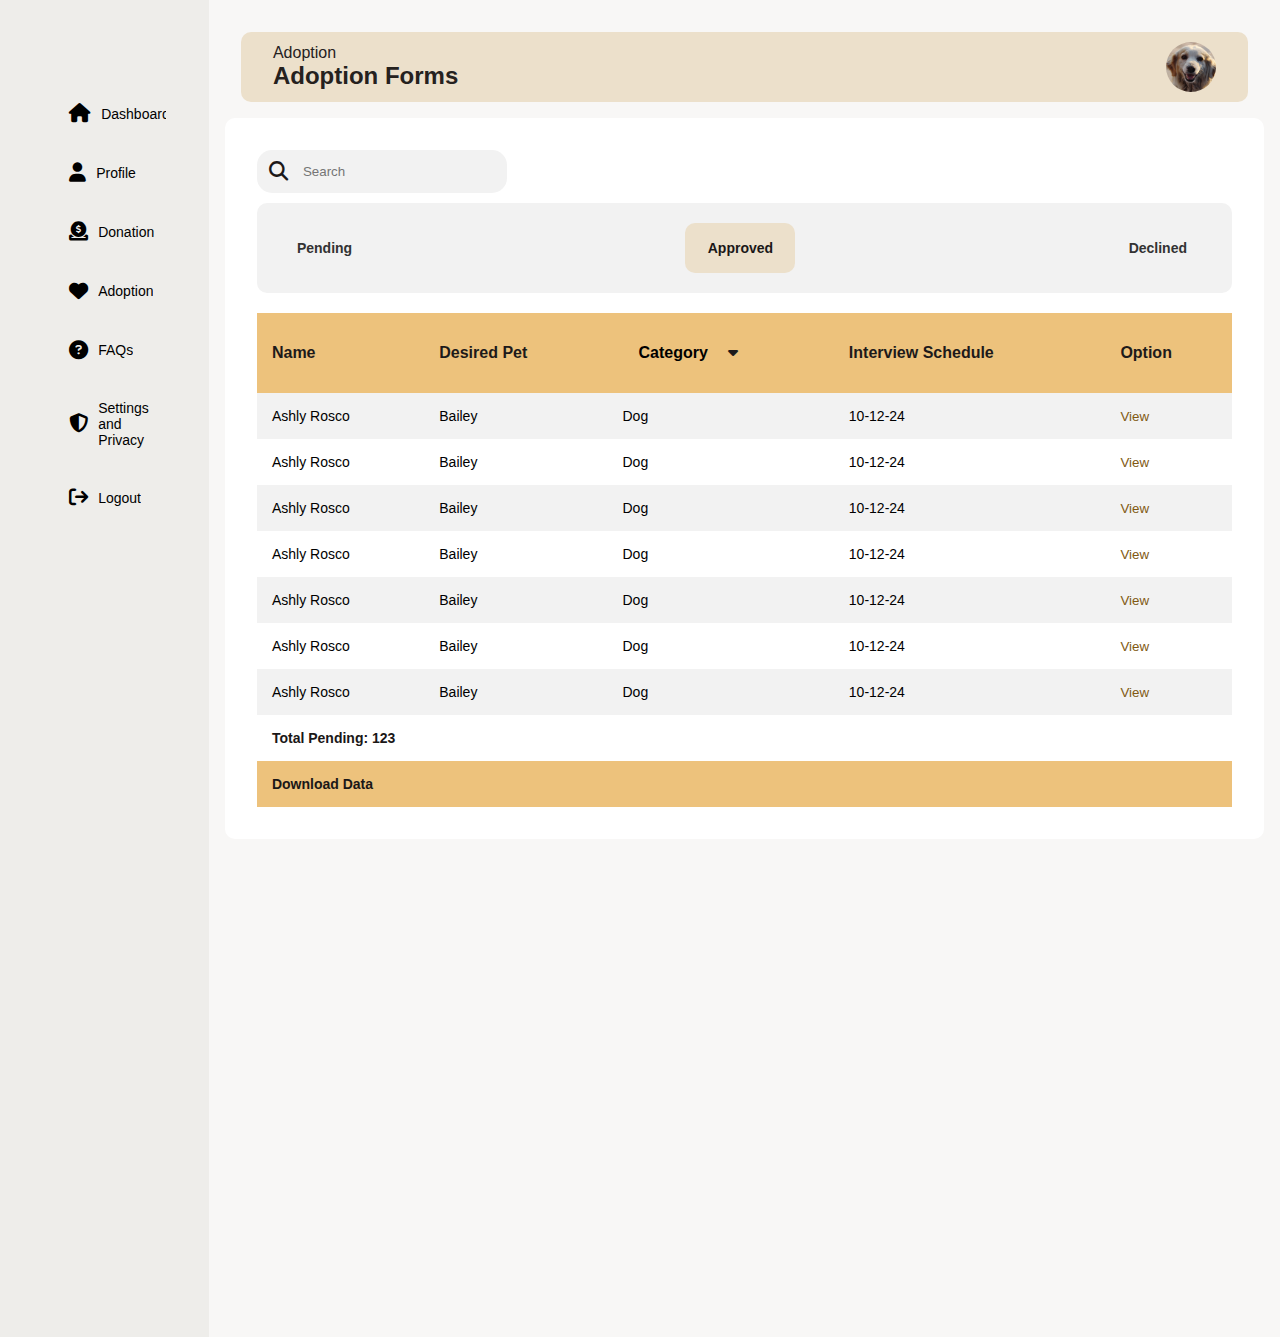
<file: admin/view-approved.html>
<!DOCTYPE html>
<html lang="en">
<head>
    <meta charset="UTF-8">
    <meta name="viewport" content="width=device-width, initial-scale=1.0">
    <title>Adoption Form</title>
    <link rel="stylesheet" href="view-approved.css">
    <link rel="preconnect" href="https://fonts.googleapis.com">
    <link rel="stylesheet" href="https://cdnjs.cloudflare.com/ajax/libs/font-awesome/6.5.2/css/all.min.css">

</head>
<body>
    <div class="sidebar">
        <div class="logo"></div>
        
        <ul class="menu">
            <li>
                <a href="../index.html">
                    <i class="fas fa-home"></i>
                    <span>Dashboard</span>
                </a>
            </li>
            
            <li>
                <a href="admin-profile.html">
                    <i class="fas fa-user"></i>
                    <span>Profile</span>
                </a>
            </li>
    
            <li>
                <a href="view-donation.html">
                    <i class="fas fa-donate"></i>
                    <span>Donation</span>
                </a>
            </li>

            <li class="dropdown-sidebar">
                <a href="">
                    <i class="fas fa-heart"></i>
                    <span>Adoption</span>
                </a>

                <ul class="dropdown-menu">
                    <li><a href="form-adoption.html">Adoption Forms</a></li>
                    <li><a href="view-adoptionform.html">Animal Profiles</a></li>
                  </ul>
            </li>
            
            <li>
                <a href="#">
                    <i class="fas fa-question-circle"></i>
                    <span>FAQs</span>
                </a>
            </li>
    
            <li class="dropdown-sidebar">
                <a href="">
                    <i class="fas fa-shield-alt"></i>
                    <span>Settings and Privacy</span>
                </a>

                <ul class="dropdown-menu">
                    <li><a href="./security.pri/security.html">Account Settings</a></li>
                    <li><a href="./security.pri/term.html">Terms and Privacy</a></li>
                </ul>
            </li>
    
            <li>
                <a href="./security.pri/login.html">
                    <i class="fas fa-sign-out"></i>
                    <span>Logout</span>
                </a>
            </li>
    
    
        <ul>
    
    </div>
    
    <div class="main--content">
        <div class="header--wrapper">
            <div class="header--title">
                <span>Adoption</span>
                <h2>Adoption Forms</h2>
            </div>
            
                
           
            <img src="../images/12.png" alt="">
        </div>
        
        <div class="tabular--wrapper">

            <div class="search--box">
                <i class="fa-solid fa-search"></i>
                <input type="text" placeholder="Search" id="search-input"/>

               
            </div>

            <div class="table-container">
                <table>
                    <thead>
                        
                       
                        <tr>
                            <div class="table-header">
                                <a href="form-adoption.html"><button class="">Pending</button></a>
                                <a href="./view-approved.html"><button class="pending-btn">Approved</button></a>
                                <a href="./view-declined.html"><button class="">Declined</button></a>
                            </div>

                            <th>Name</th>
                            <th>Desired Pet</th>
                            <th>
                                <div class="dropdown">
                                    <button class="dropbtn">Category</button> <span class="fa fa-caret-down"></span>
                                    <div class="dropdown-content">
                                      <a href="#" data-value="dog">Dog</a>
                                      <a href="#" data-value="cat">Cat</a>
    
                                    </div>
                                </div>
                            </th>
                            <th> Interview Schedule</th>
                            
                            <th>Option</th>

                            <tbody>
                               

                    
                       
                                <tr>
                                    <td>Ashly Rosco</td>
                                    <td>Bailey</td>
                                    <td>Dog</td>
                                    <td>10-12-24</td>

                                    <td>
                                        <a href="">
                                            <button type="button" class="view">View</button><br>
                                        </a>
                    
                                       
    
                                    </td>

                                

                                </tr>
                                

                                <tr>
                                    <td>Ashly Rosco</td>
                                    <td>Bailey</td>
                                    <td>Dog</td>
                                    <td>10-12-24</td>

                                    <td>
                                        <a href="">
                                            <button type="button" class="view">View</button><br>
                                        </a>
                    
                                       
                                    </td>

                                </tr>

                                <tr>
                                    <td>Ashly Rosco</td>
                                    <td>Bailey</td>
                                    <td>Dog</td>
                                    <td>10-12-24</td>

                                    <td>
                                        <a href="">
                                            <button type="button" class="view">View</button><br>
                                        </a>
                    
                                        
                                    </td>

                                </tr>

                                <tr>
                                    <td>Ashly Rosco</td>
                                    <td>Bailey</td>
                                    <td>Dog</td>
                                    <td>10-12-24</td>

                                    <td>
                                        <a href="">
                                            <button type="button" class="view">View</button><br>
                                        </a>
                    
                                        
                                    </td>

                                </tr>

                                <tr>
                                    <td>Ashly Rosco</td>
                                    <td>Bailey</td>
                                    <td>Dog</td>
                                    <td>10-12-24</td>

                                    <td>
                                        <a href="">
                                            <button type="button" class="view">View</button><br>
                                        </a>
                    
                                        
                                    </td>

                                </tr>

                                <tr>
                                    <td>Ashly Rosco</td>
                                    <td>Bailey</td>
                                    <td>Dog</td>
                                    <td>10-12-24</td>

                                    <td>
                                        <a href="">
                                            <button type="button" class="view">View</button><br>
                                        </a>
                    
                                       
                                    </td>

                                </tr>

                                <tr>
                                    <td>Ashly Rosco</td>
                                    <td>Bailey</td>
                                    <td>Dog</td>
                                    <td>10-12-24</td>

                                    <td>
                                        <a href="">
                                            <button type="button" class="view">View</button><br>
                                        </a>
                    
                                        
                                    </td>

                                </tr>

                                



                             

                             

                             

                                
                                   
                                    
                        
                                
    
                               
                            </tbody>

              

                            
                        </tr>

                        <tfoot>
                            <tr>
                             <td colspan="8">Total Pending: 123</td>
                            </tr> 
 

                            <tr id="download">
                             <td colspan="8"> Download Data </td>
                            </tr> 

                          
                         </tfoot>
                    </thead>    
                </table>
            </div>
        </div>     


               
    
                           
    

        
    </div>

    <script src="form-adoption.js"></script>  
</body>
</html>
</file>
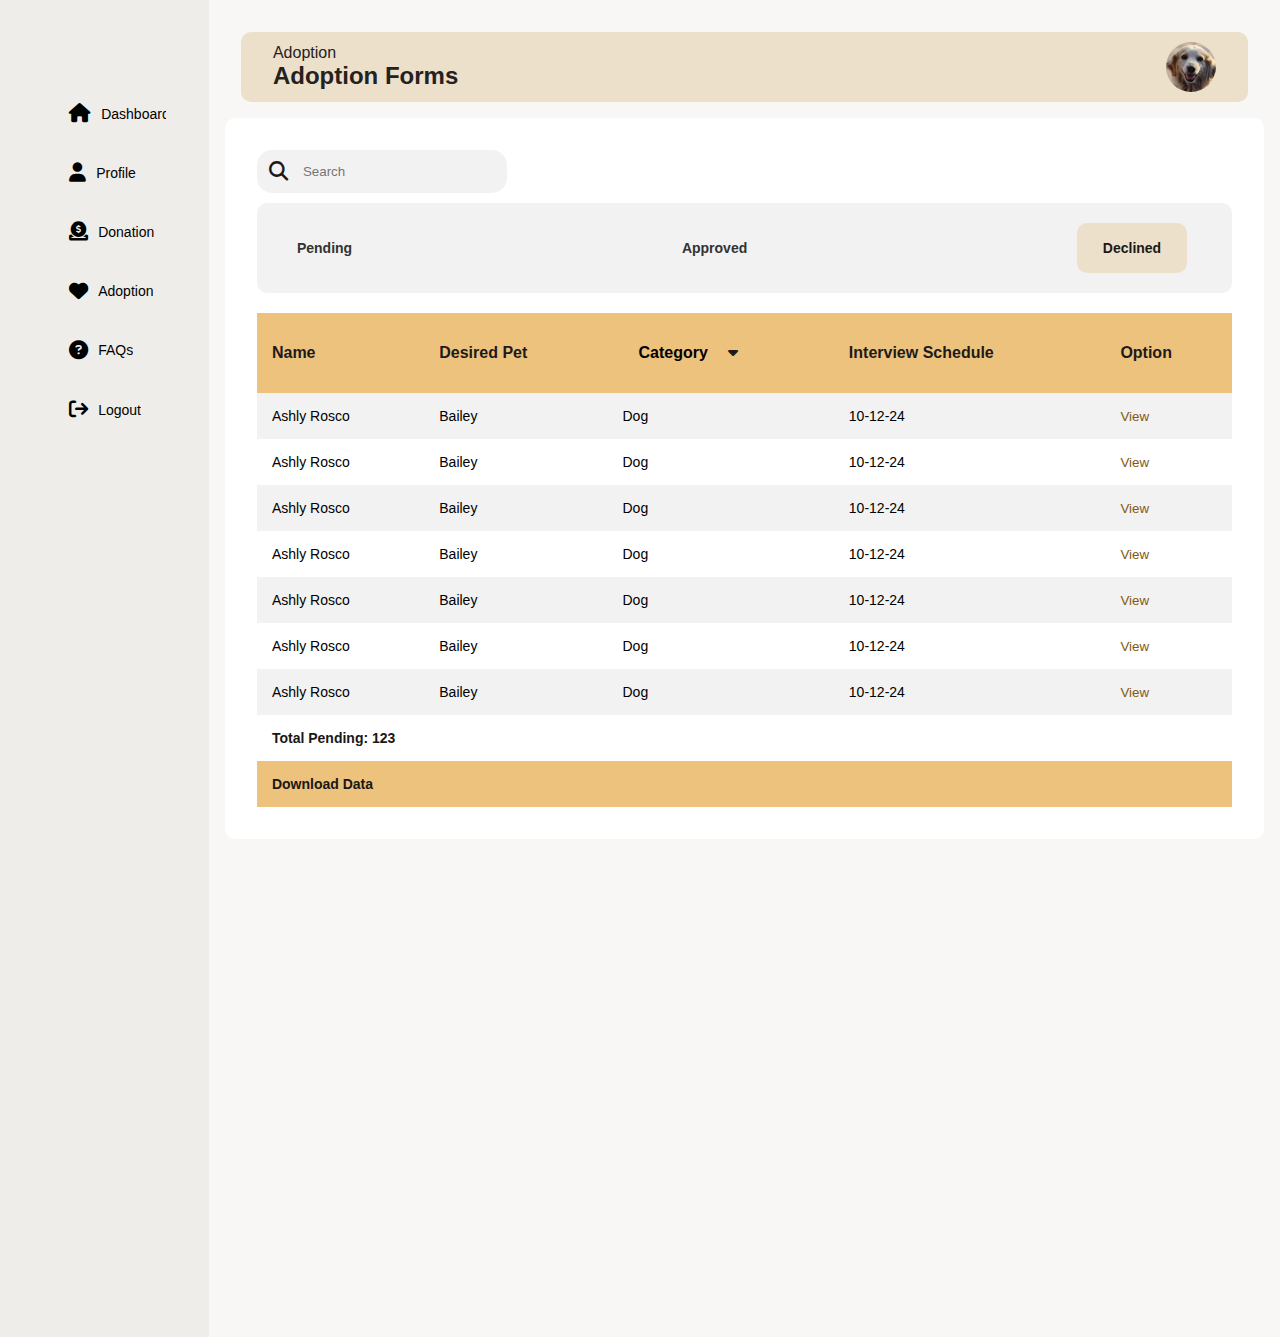
<file: admin/view-declined.html>
<!DOCTYPE html>
<html lang="en">
<head>
    <meta charset="UTF-8">
    <meta name="viewport" content="width=device-width, initial-scale=1.0">
    <title>Adoption Form</title>
    <link rel="stylesheet" href="view-declined.css">
    <link rel="preconnect" href="https://fonts.googleapis.com">
    <link rel="stylesheet" href="https://cdnjs.cloudflare.com/ajax/libs/font-awesome/6.5.2/css/all.min.css">

</head>
<body>
    <div class="sidebar">
        <div class="logo"></div>
        
        <ul class="menu">
            <li>
                <a href="../index.html">
                    <i class="fas fa-home"></i>
                    <span>Dashboard</span>
                </a>
            </li>
            
            <li>
                <a href="admin-profile.html">
                    <i class="fas fa-user"></i>
                    <span>Profile</span>
                </a>
            </li>
    
            <li>
                <a href="view-donation.html">
                    <i class="fas fa-donate"></i>
                    <span>Donation</span>
                </a>
            </li>

            <li class="dropdown-sidebar">
                <a href="">
                    <i class="fas fa-heart"></i>
                    <span>Adoption</span>
                </a>

                <ul class="dropdown-menu">
                    <li><a href="form-adoption.html">Adoption Forms</a></li>
                    <li><a href="view-adoptionform.html">Animal Profiles</a></li>
                  </ul>
            </li>
            
            <li>
                <a href="#">
                    <i class="fas fa-question-circle"></i>
                    <span>FAQs</span>
                </a>
            </li>
    
            <li class="dropdown-content">
                <a href="#">
                    <i class="fas fa-shield-alt"></i>
                    <span>Settings and Privacy</span>
                </a>

                <ul class="dropdown-menu">
                    <li><a href="./security.pri/security.html">Account Settings</a></li>
                    <li><a href="./security.pri/term.html">Terms and Privacy</a></li>
                </ul>
            </li>
    
            <li>
                <a href="./security.pri/login.html">
                    <i class="fas fa-sign-out"></i>
                    <span>Logout</span>
                </a>
            </li>
    
    
        <ul>
    
    </div>
    
    <div class="main--content">
        <div class="header--wrapper">
            <div class="header--title">
                <span>Adoption</span>
                <h2>Adoption Forms</h2>
            </div>
            
                
           
            <img src="../images/12.png" alt="">
        </div>
        
        <div class="tabular--wrapper">

            <div class="search--box">
                <i class="fa-solid fa-search"></i>
                <input type="text" placeholder="Search" id="search-input"/>

               
            </div>

            <div class="table-container">
                <table>
                    <thead>
                        
                       
                        <tr>
                            <div class="table-header">
                                <a href="./form-adoption.html"><button class="">Pending</button></a>
                                <a href="./view-approved.html"><button class="">Approved</button></a>
                                <a href="./view-declined.html"><button class="pending-btn">Declined</button></a>
                            </div>

                            <th>Name</th>
                            <th>Desired Pet</th>
                            <th>
                                <div class="dropdown">
                                    <button class="dropbtn">Category</button> <span class="fa fa-caret-down"></span>
                                    <div class="dropdown-content">
                                      <a href="#" data-value="dog">Dog</a>
                                      <a href="#" data-value="cat">Cat</a>
    
                                    </div>
                                </div>
                            </th>
                            <th> Interview Schedule</th>
                            
                            <th>Option</th>

                            <tbody>
                               

                    
                       
                                <tr>
                                    <td>Ashly Rosco</td>
                                    <td>Bailey</td>
                                    <td>Dog</td>
                                    <td>10-12-24</td>

                                    <td>
                                        <a href="">
                                            <button type="button" class="view">View</button><br>
                                        </a>
                    
                                        
                                    </td>

                                

                                </tr>
                                

                                <tr>
                                    <td>Ashly Rosco</td>
                                    <td>Bailey</td>
                                    <td>Dog</td>
                                    <td>10-12-24</td>

                                    <td>
                                        <a href="">
                                            <button type="button" class="view">View</button><br>
                                        </a>
                    
                                        
                                    </td>

                                </tr>

                                <tr>
                                    <td>Ashly Rosco</td>
                                    <td>Bailey</td>
                                    <td>Dog</td>
                                    <td>10-12-24</td>

                                    <td>
                                        <a href="">
                                            <button type="button" class="view">View</button><br>
                                        </a>
                    
                                      
                                    </td>

                                </tr>

                                <tr>
                                    <td>Ashly Rosco</td>
                                    <td>Bailey</td>
                                    <td>Dog</td>
                                    <td>10-12-24</td>

                                    <td>
                                        <a href="">
                                            <button type="button" class="view">View</button><br>
                                        </a>
                    
                                        
                                    </td>

                                </tr>

                                <tr>
                                    <td>Ashly Rosco</td>
                                    <td>Bailey</td>
                                    <td>Dog</td>
                                    <td>10-12-24</td>

                                    <td>
                                        <a href="">
                                            <button type="button" class="view">View</button><br>
                                        </a>
                    
                                        
                                    </td>

                                </tr>

                                <tr>
                                    <td>Ashly Rosco</td>
                                    <td>Bailey</td>
                                    <td>Dog</td>
                                    <td>10-12-24</td>

                                    <td>
                                        <a href="">
                                            <button type="button" class="view">View</button><br>
                                        </a>
                    
                                        
                                    </td>

                                </tr>

                                <tr>
                                    <td>Ashly Rosco</td>
                                    <td>Bailey</td>
                                    <td>Dog</td>
                                    <td>10-12-24</td>

                                    <td>
                                        <a href="">
                                            <button type="button" class="view">View</button><br>
                                        </a>
                    
                                       
                                    </td>

                                </tr>

                                



                             

                             

                             

                                
                                   
                                    
                        
                                
    
                               
                            </tbody>

              

                            
                        </tr>

                        <tfoot>
                            <tr>
                             <td colspan="8">Total Pending: 123</td>
                            </tr> 
 

                            <tr id="download">
                             <td colspan="8"> Download Data </td>
                            </tr> 

                          
                         </tfoot>
                    </thead>    
                </table>
            </div>
        </div>     


               
    
                           
    

        
    </div>

    <script src="form-adoption.js"></script>  
</body>
</html>
</file>
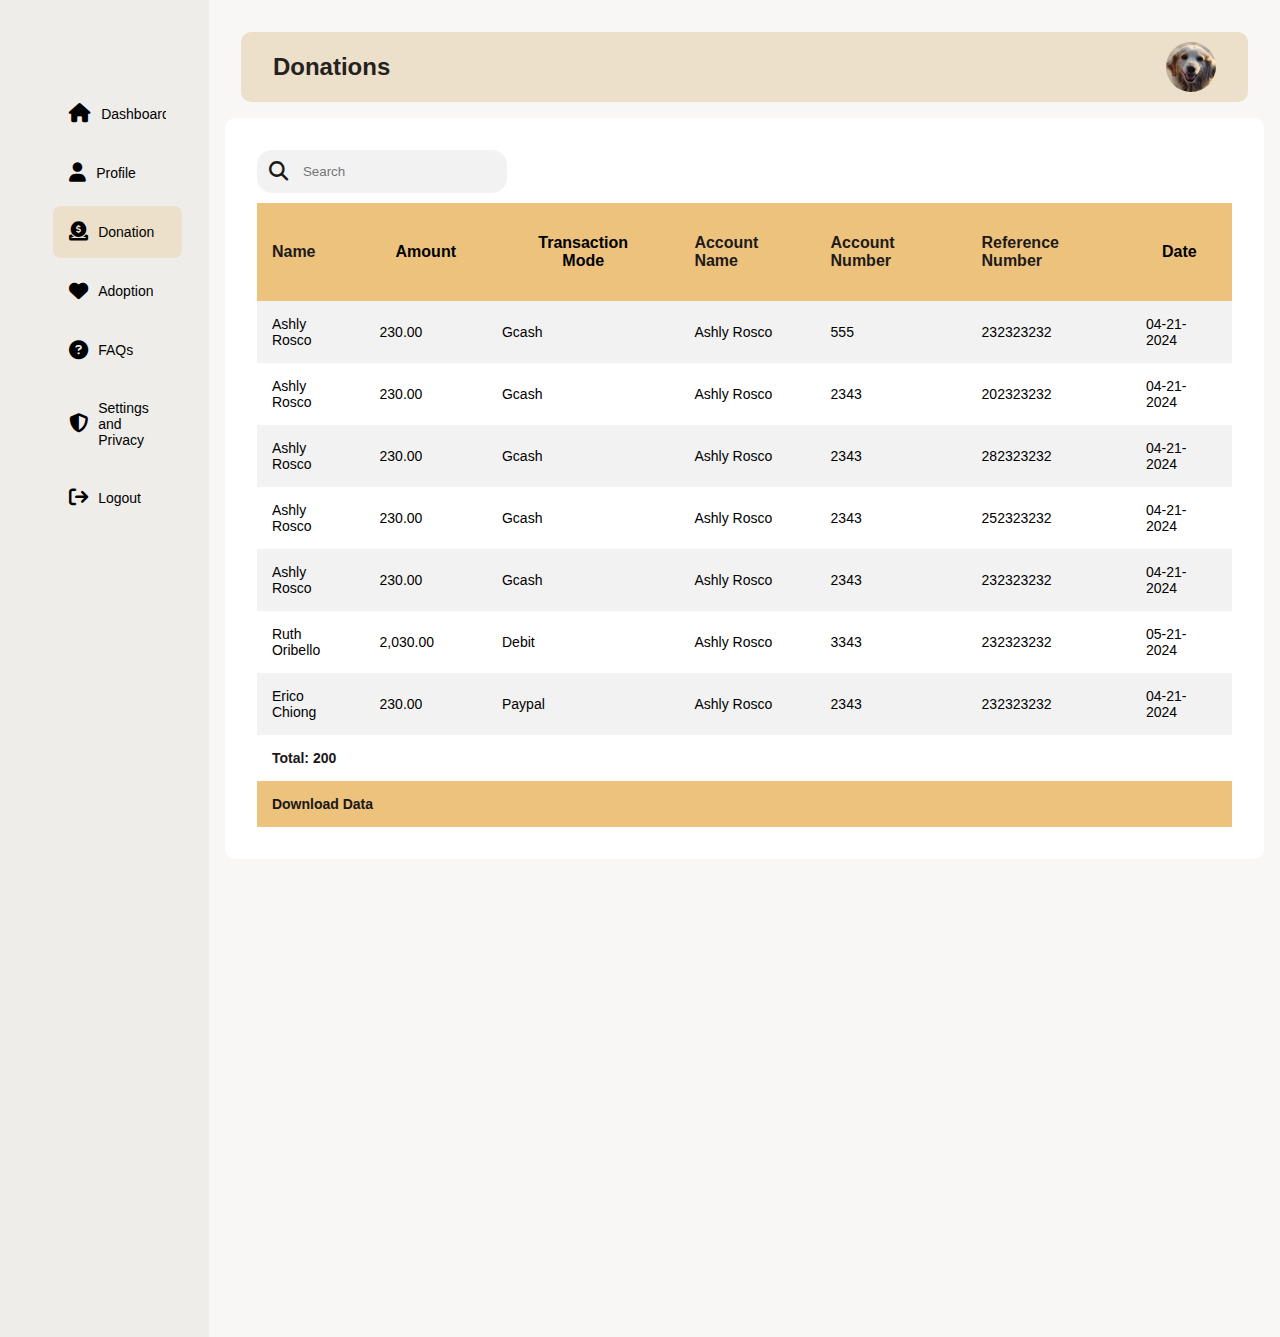
<file: admin/view-donation.html>
<!DOCTYPE html>
<html lang="en">
<head>
    <meta charset="UTF-8">
    <meta name="viewport" content="width=device-width, initial-scale=1.0">
    <title>Document</title>
    <link rel="stylesheet" href="view-approved.css">
    <link rel="preconnect" href="https://fonts.googleapis.com">
    <link rel="stylesheet" href="https://cdnjs.cloudflare.com/ajax/libs/font-awesome/6.5.2/css/all.min.css">
</head>
<body>
    
    <div class="sidebar">
        <div class="logo"></div>
        
        <ul class="menu">
            <li class=>
                <a href="../index.html">
                    <i class="fas fa-home"></i>
                    <span>Dashboard</span>
                </a>
            </li>
            
            <li>
                <a href="admin-profile.html">
                    <i class="fas fa-user"></i>
                    <span>Profile</span>
                </a>
            </li>
    
            <li class="active">
                <a href="view-donation.html">
                    <i class="fas fa-donate"></i>
                    <span>Donation</span>
                </a>
            </li>
    
            <li class="dropdown-sidebar" id="active">
                <a href="">
                    <i class="fas fa-heart"></i>
                    <span>Adoption</span>
                </a>

                <ul class="dropdown-menu">
                    <li><a href="form-adoption.html" id="active">Adoption Forms</a></li>
                    <li><a href="view-adoptionform.html">Animal Profiles</a></li>
                  </ul>
            </li>
            
            <li>
                <a href="#">
                    <i class="fas fa-question-circle"></i>
                    <span>FAQs</span>
                </a>
            </li>
    
            <li class="dropdown-sidebar">
                <a href="">
                    <i class="fas fa-shield-alt"></i>
                    <span>Settings and Privacy</span>
                </a>
        
                <ul class="dropdown-menu">
                    <li><a href="./security.pri/security.html">Account Settings</a></li>
                    <li><a href="./security.pri/term.html">Terms and Privacy</a></li>
                </ul>
            </li>
    
            <li>
                <a href="./security.pri/login.html">
                    <i class="fas fa-sign-out"></i>
                    <span>Logout</span>
                </a>
            </li>
    
    
        <ul>
    
    </div>

    <div class="main--content">
        <div class="header--wrapper">
            <div class="header--title">
                
                <h2>Donations</h2>
            </div>
            <div class="user--info">
               
                
            </div>
            <img src="../images/12.png" alt="">
        </div>


        <div></div>
        <div class="tabular--wrapper">
            <div class="search--box">
                <i class="fa-solid fa-search"></i>
                <input type="text" placeholder="Search" id="search-input"/>
            </div>
            <div class="table-container">
                <table>
                    <thead>
                        <tr>
                            <th>Name</th>
                            <th>
                                <div class="dropdown">
                                    <button class="dropbtn">Amount</button>
                                    <div class="dropdown-content">
                                      <a href="#" data-value="highest">Highest</a>
                                      <a href="#" data-value="lowest">Lowest</a>
                                    </div>
                                </div>
                            </th>
                        
                            <th>
                                <div class="dropdown">
                                    <button class="dropbtn">Transaction Mode</button>
                                    <div class="dropdown-content">
                                      <a href="#" data-value="Gcash">Gcash</a>
                                      <a href="#" data-value="Paypal">Paypal</a>
                                      <a href="#" data-value="Debit">Debit</a>
                                      <a href="#" data-value="Credit">Credit</a>
                                    </div>
                                </div>
                            
                            </th>
                            <th>Account Name</th>
                            <th>Account Number</th>
                            <th>Reference Number</th>
                            <th>
                                <div class="dropdown">
                                    <button class="dropbtn">Date</button>
                                    <div class="dropdown-content">
                                      <a href="#" data-value="highest">3 hours ago</a>
                                      <a href="#" data-value="lowest">24 hours ago</a>
                                      <a href="#" data-value="lowest">1 month ago</a>
                                    </div>
                                </div>
                            </th>
                            
                        </tr>

                        <tbody>
                            <tr>
                                <td>Ashly Rosco</td>
                                <td>230.00</td>
                                <td>Gcash</td>
                                <td>Ashly Rosco</td>
                                <td>555</td>
                                <td>232323232</td>
                                <td>04-21-2024</td>
                                
                            </tr>

                            <tr>
                                <td>Ashly Rosco</td>
                                <td>230.00</td>
                                <td>Gcash</td>
                                <td>Ashly Rosco</td>
                                <td>2343</td>
                                <td>202323232</td>
                                <td>04-21-2024</td>
                                
                            </tr>

                            <tr>
                                <td>Ashly Rosco</td>
                                <td>230.00</td>
                                <td>Gcash</td>
                                <td>Ashly Rosco</td>
                                <td>2343</td>
                                <td>282323232</td>
                                <td>04-21-2024</td>

                            </tr>

                            <tr>
                                <td>Ashly Rosco</td>
                                <td>230.00</td>
                                <td>Gcash</td>
                                <td>Ashly Rosco</td>
                                <td>2343</td>
                                <td>252323232</td>
                                <td>04-21-2024</td>
                                
                            </tr>

                            <tr>
                                <td>Ashly Rosco</td>
                                <td>230.00</td>
                                <td>Gcash</td>
                                <td>Ashly Rosco</td>
                                <td>2343</td>
                                <td>232323232</td>
                                <td>04-21-2024</td>
                                
                            </tr>

                            <tr>
                                <td>Ruth Oribello</td>
                                <td>2,030.00</td>
                                <td>Debit</td>
                                <td>Ashly Rosco</td>
                                <td>3343</td>
                                <td>232323232</td>
                                <td>05-21-2024</td>
                                
                            </tr>

                            <tr>
                                <td>Erico Chiong</td>
                                <td>230.00</td>
                                <td>Paypal</td>
                                <td>Ashly Rosco</td>
                                <td>2343</td>
                                <td>232323232</td>
                                <td>04-21-2024</td>
                                
                            </tr>

                            

                           
                        </tbody>
                        <tfoot>
                           <tr>
                            <td colspan="7">Total: 200</td>
                           </tr> 

                           <tr id="download">
                            <td colspan="7">Download Data</td>
                           </tr>
                        </tfoot>
                    </thead>
                </table>
            </div>

        </div>
    </div>

    <script src="view.donation.js"></script>




        
</body>
</html>
</file>
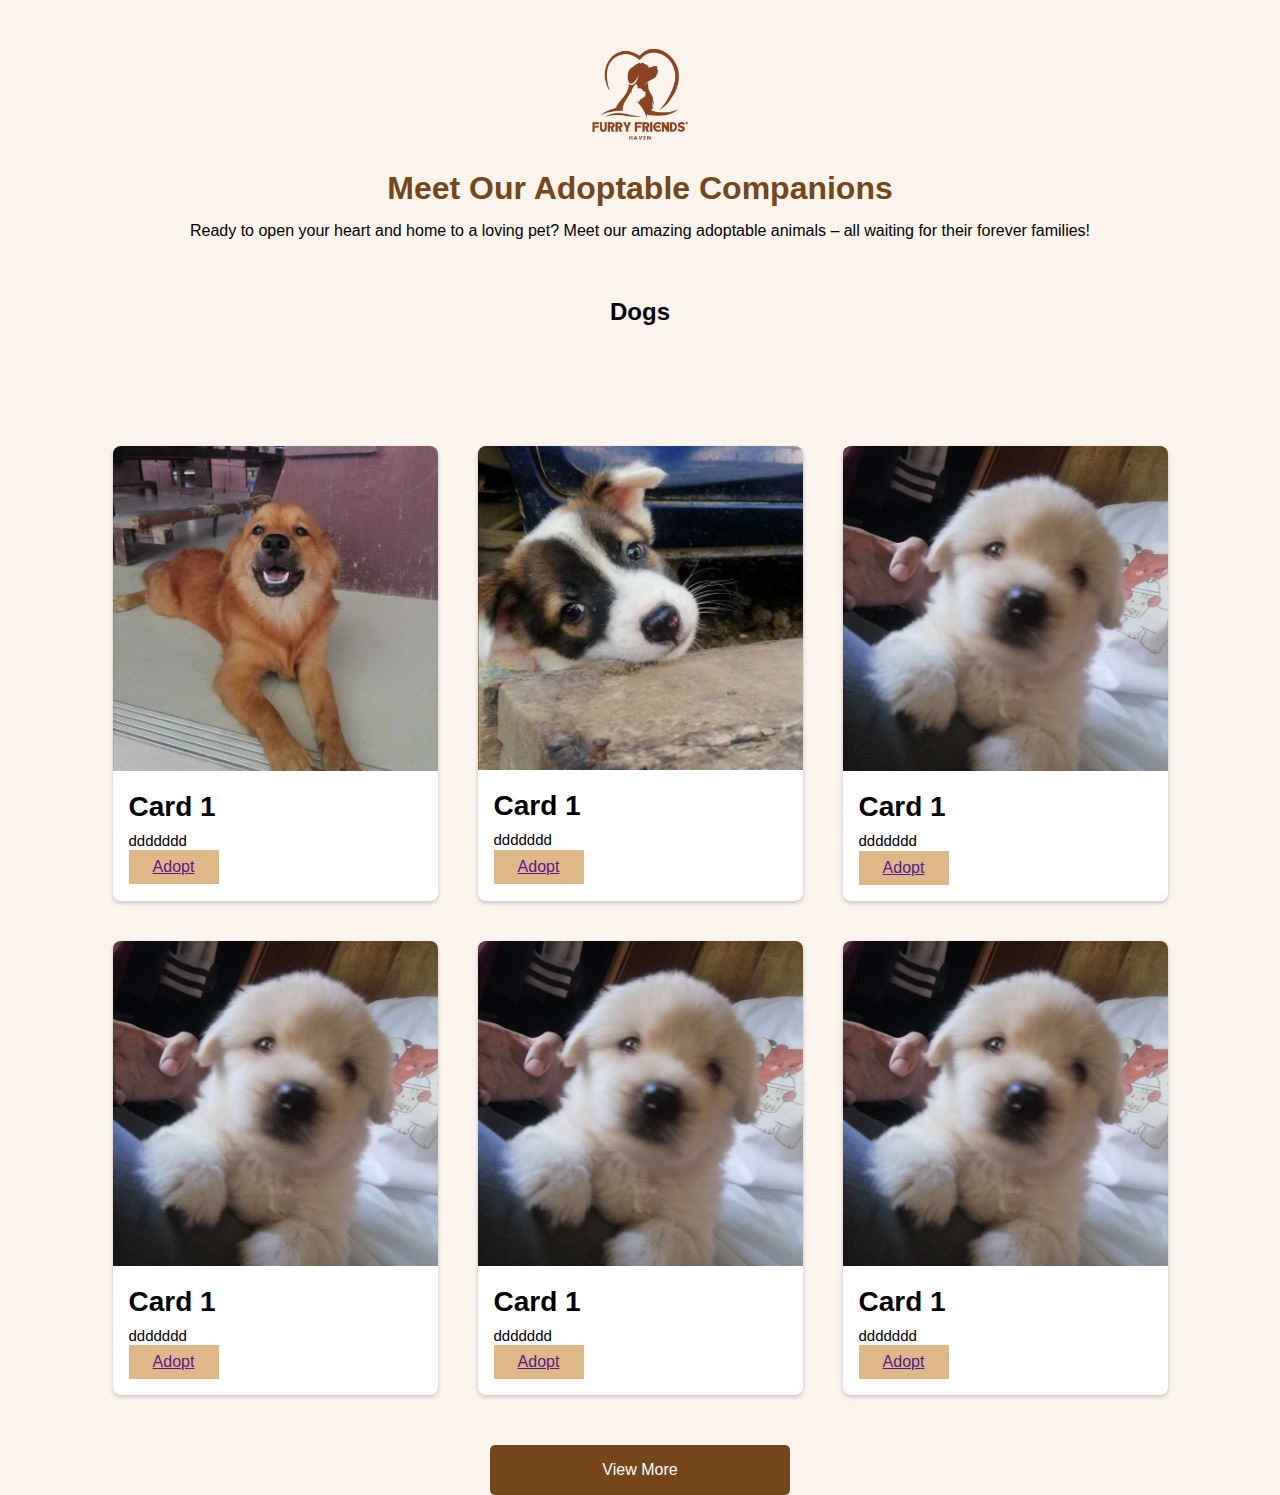
<file: profiles/profiles.html>
<!DOCTYPE html>
<html lang="en">
<head>
    <meta charset="UTF-8">
    <meta name="viewport" content="width=device-width, initial-scale=1.0">
    <title>Profiles</title>
    <link rel="stylesheet" href="profiles.css">
</head>
<body>

    <div class="main-title">
        <img src="1.png" alt="">
        <h1>Meet Our Adoptable Companions</h1>
        <p>Ready to open your heart and home to a loving pet?  Meet our amazing adoptable animals – all waiting for their forever families!</p>
    </div><br>

    <h2 class="category">Dogs</h2>
    <div class="profile-container">
        <div class="profile-cards">
            <img src="Parokyo.jpg" alt="">
            <div class="card-content">
                <h3>Card 1</h3>
                <p>ddddddd</p>
                <a href="" class="btn">Adopt</a>
            </div>
        </div>

        <div class="profile-cards">
            <img src="Maui.jpg" alt="">
            <div class="card-content">
                <h3>Card 1</h3>
                <p>ddddddd</p>
                <a href="" class="btn">Adopt</a>
            </div>
        </div>

        <div class="profile-cards">
            <img src="Jaguar.jpg" alt="">
            <div class="card-content">
                <h3>Card 1</h3>
                <p>ddddddd</p>
                <a href="" class="btn">Adopt</a>
            </div>
        </div>

        <div class="profile-cards">
            <img src="Jaguar.jpg" alt="">
            <div class="card-content">
                <h3>Card 1</h3>
                <p>ddddddd</p>
                <a href="" class="btn">Adopt</a>
            </div>
        </div>

        <div class="profile-cards">
            <img src="Jaguar.jpg" alt="">
            <div class="card-content">
                <h3>Card 1</h3>
                <p>ddddddd</p>
                <a href="" class="btn">Adopt</a>
            </div>
        </div>

        <div class="profile-cards">
            <img src="Jaguar.jpg" alt="">
            <div class="card-content">
                <h3>Card 1</h3>
                <p>ddddddd</p>
                <a href="" class="btn">Adopt</a>
            </div>
        </div>


        
    </div>
    <a href="" class="view">View More</a>
    </div>
</body>
</html>
</file>
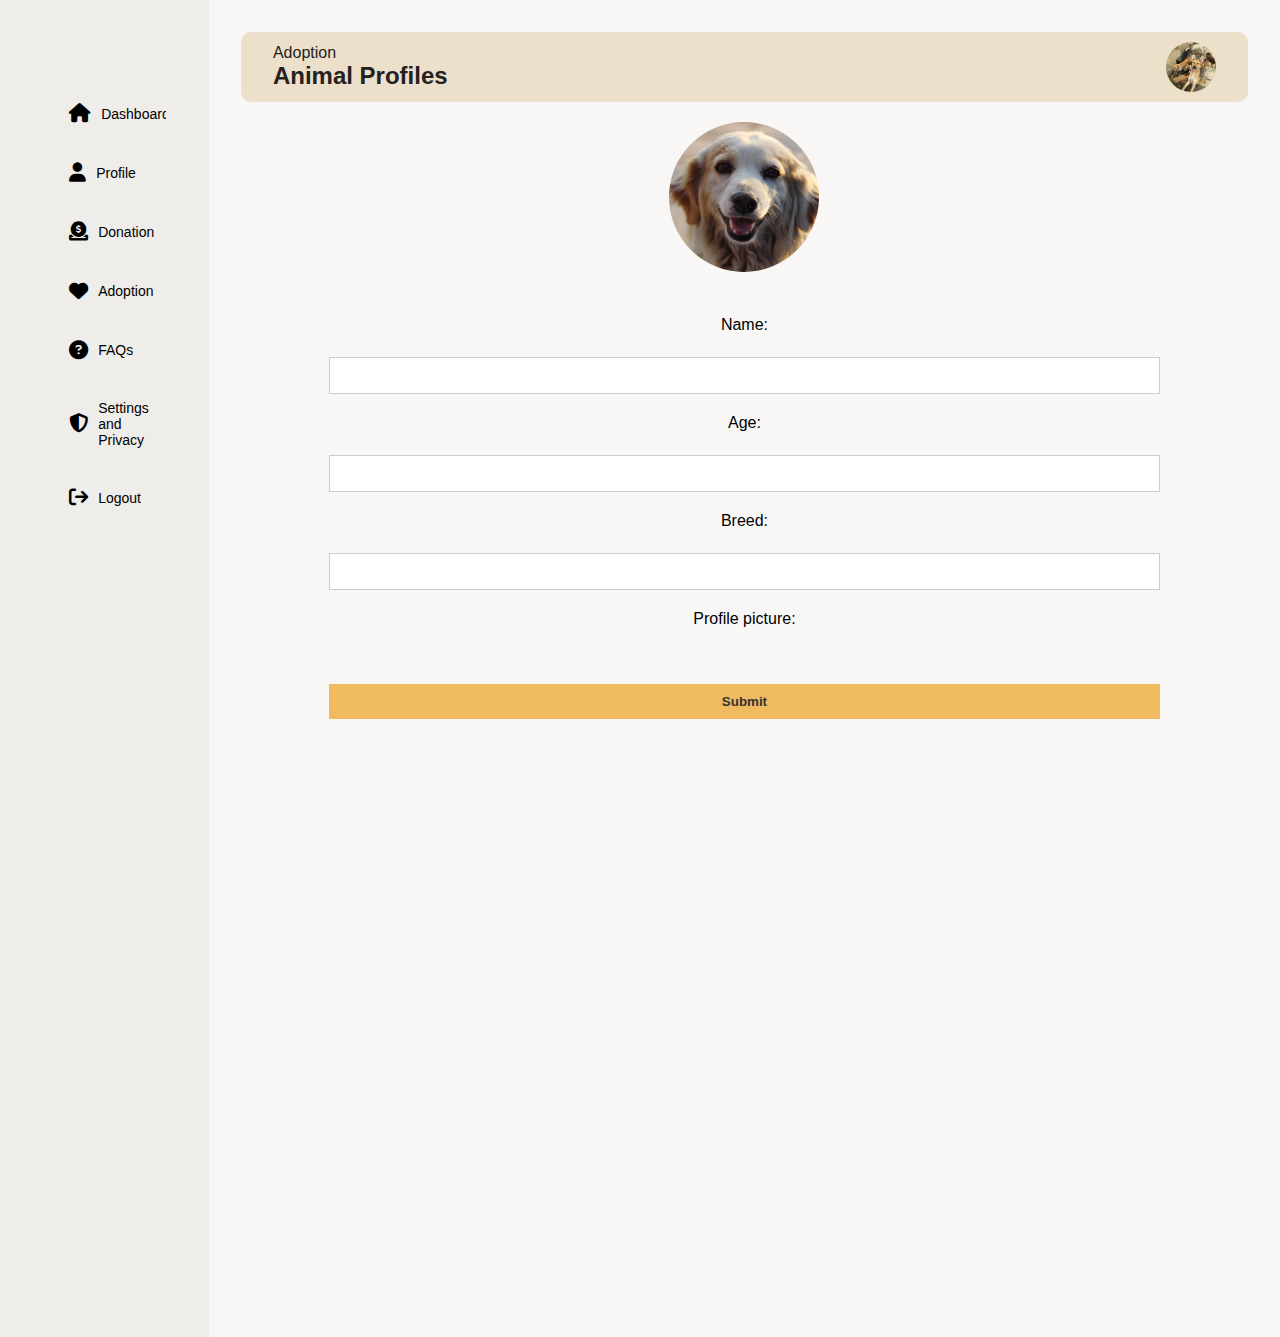
<file: admin/FAQ/add.new.html>
<!DOCTYPE html>
<html lang="en">
<head>
    <meta charset="UTF-8">
    <meta name="viewport" content="width=device-width, initial-scale=1.0">
    <title>Add New</title>
    <link rel="stylesheet" href="add.new.css">
    <link rel="preconnect" href="https://fonts.googleapis.com">
    <link rel="stylesheet" href="https://cdnjs.cloudflare.com/ajax/libs/font-awesome/6.5.2/css/all.min.css">
</head>
<body>

    <body>
        <div class="sidebar">
            <div class="logo"></div>
            
            <ul class="menu">
                <li>
                    <a href="../../index.html">
                        <i class="fas fa-home"></i>
                        <span>Dashboard</span>
                    </a>
                </li>
                
                <li>
                    <a href="admin-profile.html">
                        <i class="fas fa-user"></i>
                        <span>Profile</span>
                    </a>
                </li>
        
                <li>
                    <a href="view-donation.html">
                        <i class="fas fa-donate"></i>
                        <span>Donation</span>
                    </a>
                </li>
    
                <li class="dropdown-sidebar">
                    <a href="">
                        <i class="fas fa-heart"></i>
                        <span>Adoption</span>
                    </a>
    
                    <ul class="dropdown-menu">
                        <li><a href="form-adoption.html">Adoption Forms</a></li>
                        <li><a href="view-adoptionform.html">Animal Profiles</a></li>
                      </ul>
                </li>
                
                <li>
                    <a href="#">
                        <i class="fas fa-question-circle"></i>
                        <span>FAQs</span>
                    </a>
                </li>
        
                <li class="dropdown-sidebar">
                    <a href="#">
                        <i class="fas fa-shield-alt"></i>
                        <span>Settings and Privacy</span>
                    </a>

                    <ul class="dropdown-menu">
                        <li><a href="./security.pri/security.html">Account Settings</a></li>
                        <li><a href="./security.pri/term.html">Terms and Privacy</a></li>
                    </ul>
                </li>
        
                <li>
                    <a href="../security.pri/login.html">
                        <i class="fas fa-sign-out"></i>
                        <span>Logout</span>
                    </a>
                </li>
        
        
            <ul>
        
        </div>
        
        <div class="main--content">
            <div class="header--wrapper">
                <div class="header--title">
                    <span>Adoption</span>
                    <h2>Animal Profiles</h2>
                </div>
                
                    
               
                <img src="/images/13.png" alt="">
            </div>


            <div class="add-new">

                

                <form>
                    <img id="profile-picture-preview" src="/images/12.png" alt="" class="circle">
                    <label for="name">Name:</label><br>
                    <input type="text" id="name" name="name"><br>
                    <label for="age">Age:</label><br>
                    <input type="number" id="age" name="age"><br>
                    <label for="breed">Breed:</label><br>
                    <input type="text" id="breed"></input><br>
                    <label for="profile-picture">Profile picture:</label><br>
                    <input type="file" id="profile-picture" name="profile-picture"><br>
                    <input type="submit" value="Submit">
                  </form>

            </div>
        
        </div>
    </div>
    
</body>
</html>
</file>
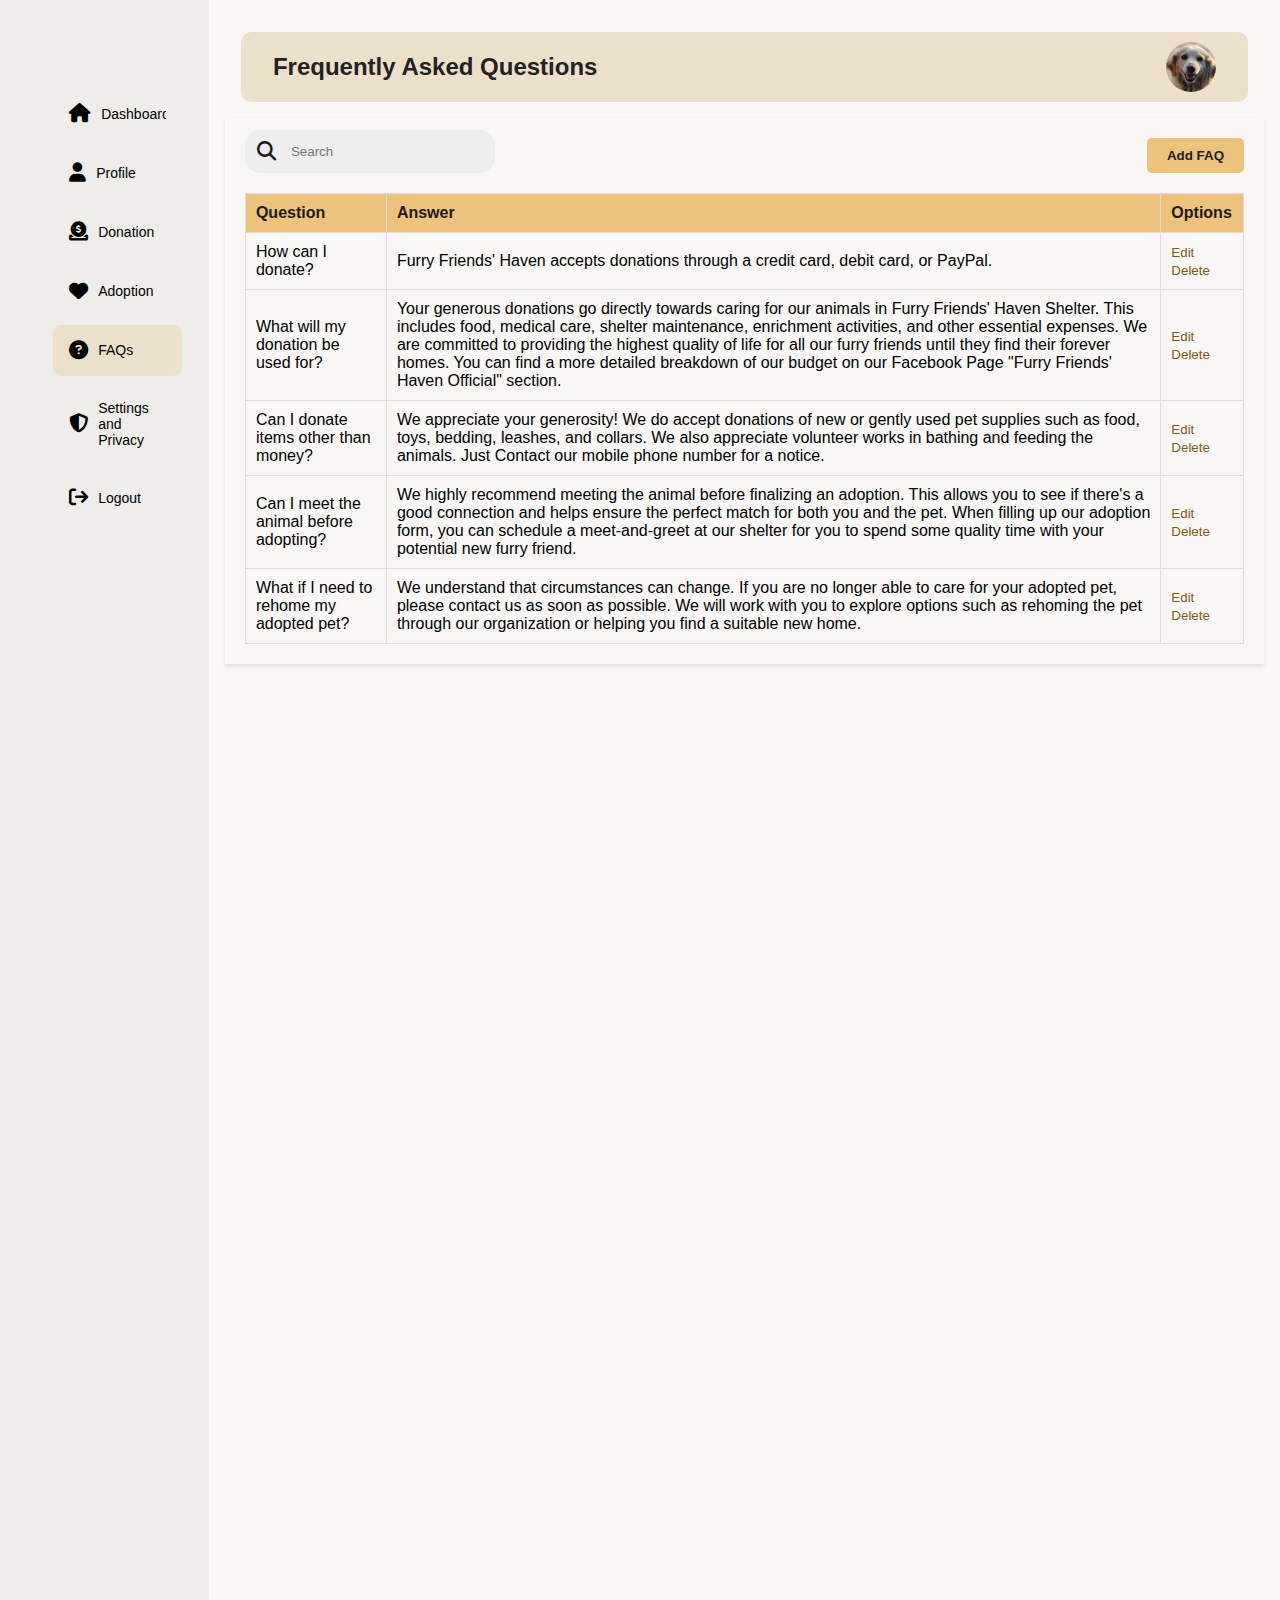
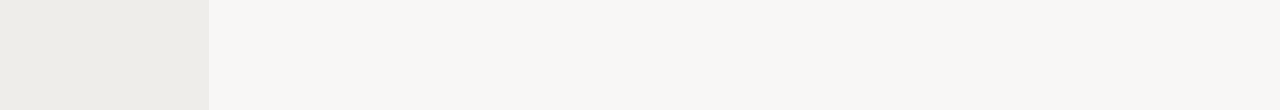
<file: admin/FAQ/FAQ.HTML>
<!DOCTYPE html>
<html lang="en">
<head>
    <meta charset="UTF-8">
    <meta name="viewport" content="width=device-width, initial-scale=1.0">
    <title>FAQs</title>
    <link rel="stylesheet" href="FAQ.CSS">
    <link rel="preconnect" href="https://fonts.googleapis.com">
    <link rel="stylesheet" href="https://cdnjs.cloudflare.com/ajax/libs/font-awesome/6.5.2/css/all.min.css">

</head>
<body>

    <div class="sidebar">
        <div class="logo"></div>
        
        <ul class="menu">
            <li>
                <a href="../../index.html">
                    <i class="fas fa-home"></i>
                    <span>Dashboard</span>
                </a>
            </li>
            
            <li>
                <a href="../admin-profile.html">
                    <i class="fas fa-user"></i>
                    <span>Profile</span>
                </a>
            </li>
    
            <li>
                <a href="../view-donation.html">
                    <i class="fas fa-donate"></i>
                    <span>Donation</span>
                </a>
            </li>

            <li class="dropdown-sidebar">
                <a href="">
                    <i class="fas fa-heart"></i>
                    <span>Adoption</span>
                </a>

                <ul class="dropdown-menu">
                    <li><a href="../form-adoption.html">Adoption Forms</a></li>
                    <li><a href="../view-adoptionform.html">Animal Profiles</a></li>
                  </ul>
            </li>
            
            <li class="active">
                <a href="FAQ.HTML">
                    <i class="fas fa-question-circle"></i>
                    <span>FAQs</span>
                </a>
            </li>
    
            <li class="dropdown-sidebar">
              <a href="">
                  <i class="fas fa-shield-alt"></i>
                  <span>Settings and Privacy</span>
              </a>
      
              <ul class="dropdown-menu">
                  <li><a href="../security.pri/security.html">Account Settings</a></li>
                  <li><a href="../security.pri/term.html">Terms and Privacy</a></li>
              </ul>
            </li>
    
            <li>
                <a href="../security.pri/login.html">
                    <i class="fas fa-sign-out"></i>
                    <span>Logout</span>
                </a>
            </li>
    
    
        <ul>
    
    </div>
    
    <div class="main--content">
        <div class="header--wrapper">
            <div class="header--title">
                <span></span>
                <h2>Frequently Asked Questions</h2>
            </div>
            
                
           
            <img src="../../images/12.png" alt="">
        </div>

        <div class="faq-container">
            <div class="faq-header">
              <h2></h2>
              <button class="add-faq-button">Add FAQ</button>
            </div>

            <div class="search--box">
                <i class="fa-solid fa-search"></i>
                <input type="text" placeholder="Search" id="search-input"/>
            </div>

            <table class="faq-table">
              <thead>
                <tr>
                  <th>Question</th>
                  <th>Answer</th>
                  <th>Options</th>
                </tr>
              </thead>
              <tbody>

                <tr>
                    <td>How can I donate?</td>
                    <td>Furry Friends' Haven accepts donations through a credit card, debit card, or PayPal.</td>
                    <td>
                      <button class="edit-faq-button">Edit</button>
                      <button class="delete-faq-button">Delete</button>
                    </td>
                </tr>

                <tr>
                  <td>What will my donation be used for?</td>
                  <td>Your generous donations go directly towards caring for our animals in Furry Friends' Haven Shelter. This includes food, medical care, shelter maintenance, enrichment activities, and other essential expenses. We are committed to providing the highest quality of life for all our furry friends until they find their forever homes.  You can find a more detailed breakdown of our budget on our Facebook Page "Furry Friends' Haven Official" section.</td>
                  <td>
                    <button class="edit-faq-button">Edit</button>
                    <button class="delete-faq-button">Delete</button>
                  </td>
                </tr>

                <tr>
                  <td>Can I donate items other than money?</td>
                  <td>We appreciate your generosity!  We do accept donations of new or gently used pet supplies such as food, toys, bedding, leashes, and collars. We also appreciate volunteer works in bathing and feeding the animals. Just Contact our mobile phone number for a notice.</td>
                  <td>
                    <button class="edit-faq-button">Edit</button>
                    <button class="delete-faq-button">Delete</button>
                  </td>
                </tr>
                
                <tr>
                  <td>Can I meet the animal before adopting?</td>
                  <td>We highly recommend meeting the animal before finalizing an adoption. This allows you to see if there's a good connection and helps ensure the perfect match for both you and the pet.  When filling up our adoption form, you can schedule a meet-and-greet at our shelter for you to spend some quality time with your potential new furry friend.</td>
                  <td>
                    <button class="edit-faq-button">Edit</button>
                    <button class="delete-faq-button">Delete</button>
                  </td>
                </tr>


                <tr>
                    <td>What if I need to rehome my adopted pet?</td>
                    <td>We understand that circumstances can change.  If you are no longer able to care for your adopted pet, please contact us as soon as possible.  We will work with you to explore options such as rehoming the pet through our organization or helping you find a suitable new home.
                        
                        </td>
                    <td>
                      <button class="edit-faq-button">Edit</button>
                      <button class="delete-faq-button">Delete</button>
                    </td>
                </tr>




                



              </tbody>
            </table>

            
        

            
        </div>


    
</body>
</html>
</file>
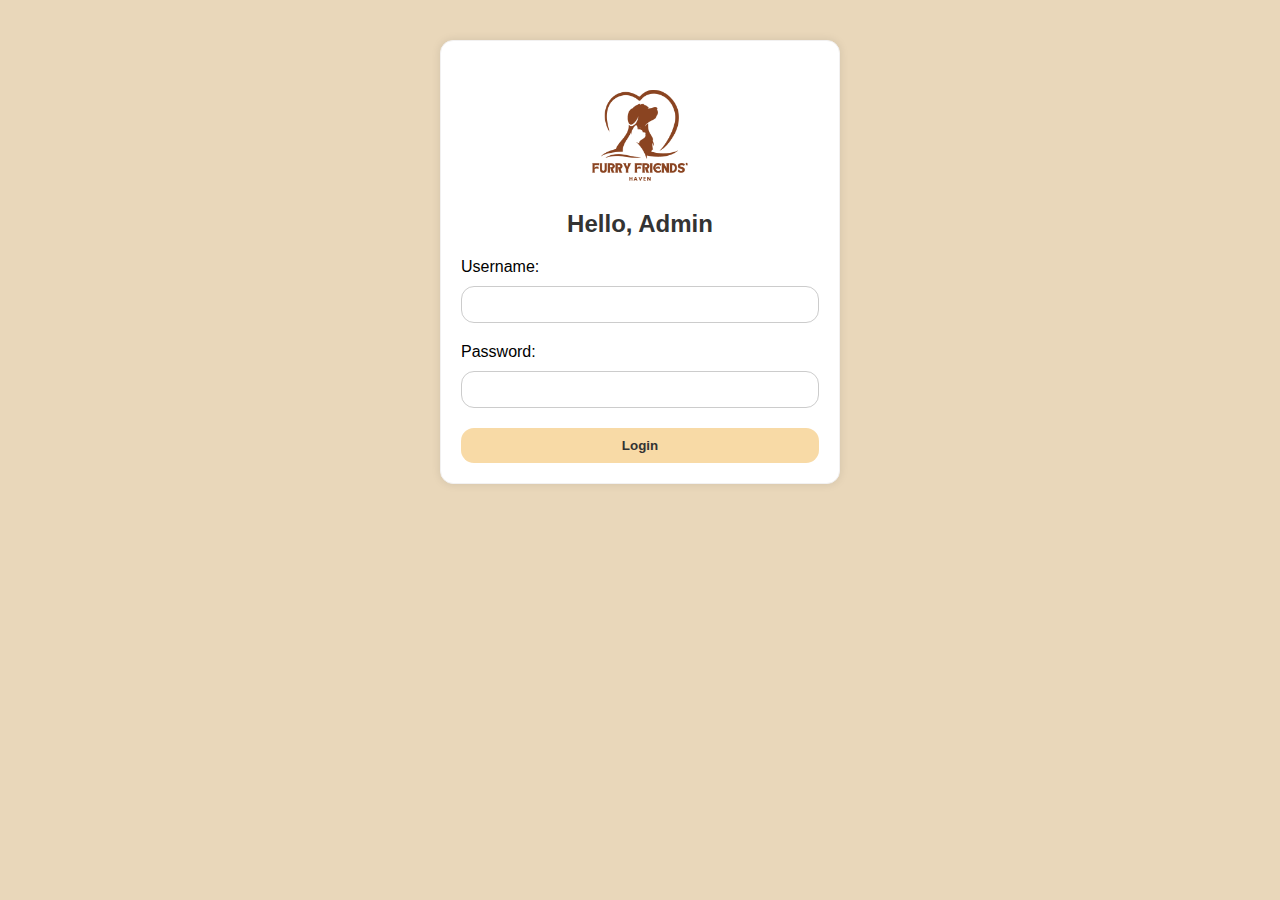
<file: admin/security.pri/login.html>
<!DOCTYPE html>
<html lang="en">
<head>
    <meta charset="UTF-8">
    <meta name="viewport" content="width=device-width, initial-scale=1.0">
    <title>Document</title>
    <link rel="stylesheet" href="login.css">
    <link rel="preconnect" href="https://fonts.googleapis.com">
    <link rel="stylesheet" href="https://cdnjs.cloudflare.com/ajax/libs/font-awesome/6.5.2/css/all.min.css">

</head>
<body>
    <body>
        <div class="container">
            <div class="logo">
                <img src="../1.png" alt="Logo">
            </div>
            <div class="login-form">
                <h2>Hello, Admin</h2>

               

                    <form>
                        <label for="username">Username:</label>
                        <input type="text" id="username" name="username" required>
                        <br>
                        <label for="password">Password:</label>
                        <input type="password" id="password" name="password" required>
                        <br>
                        
                        <div class="log-btn">
                           
                            <button> <a href="../../index.html"> Login</a></button>
                            
                        </div>
                    </form>
                </div>
                
            </div>
        </div>
    </div>
</body>
</html>
</file>
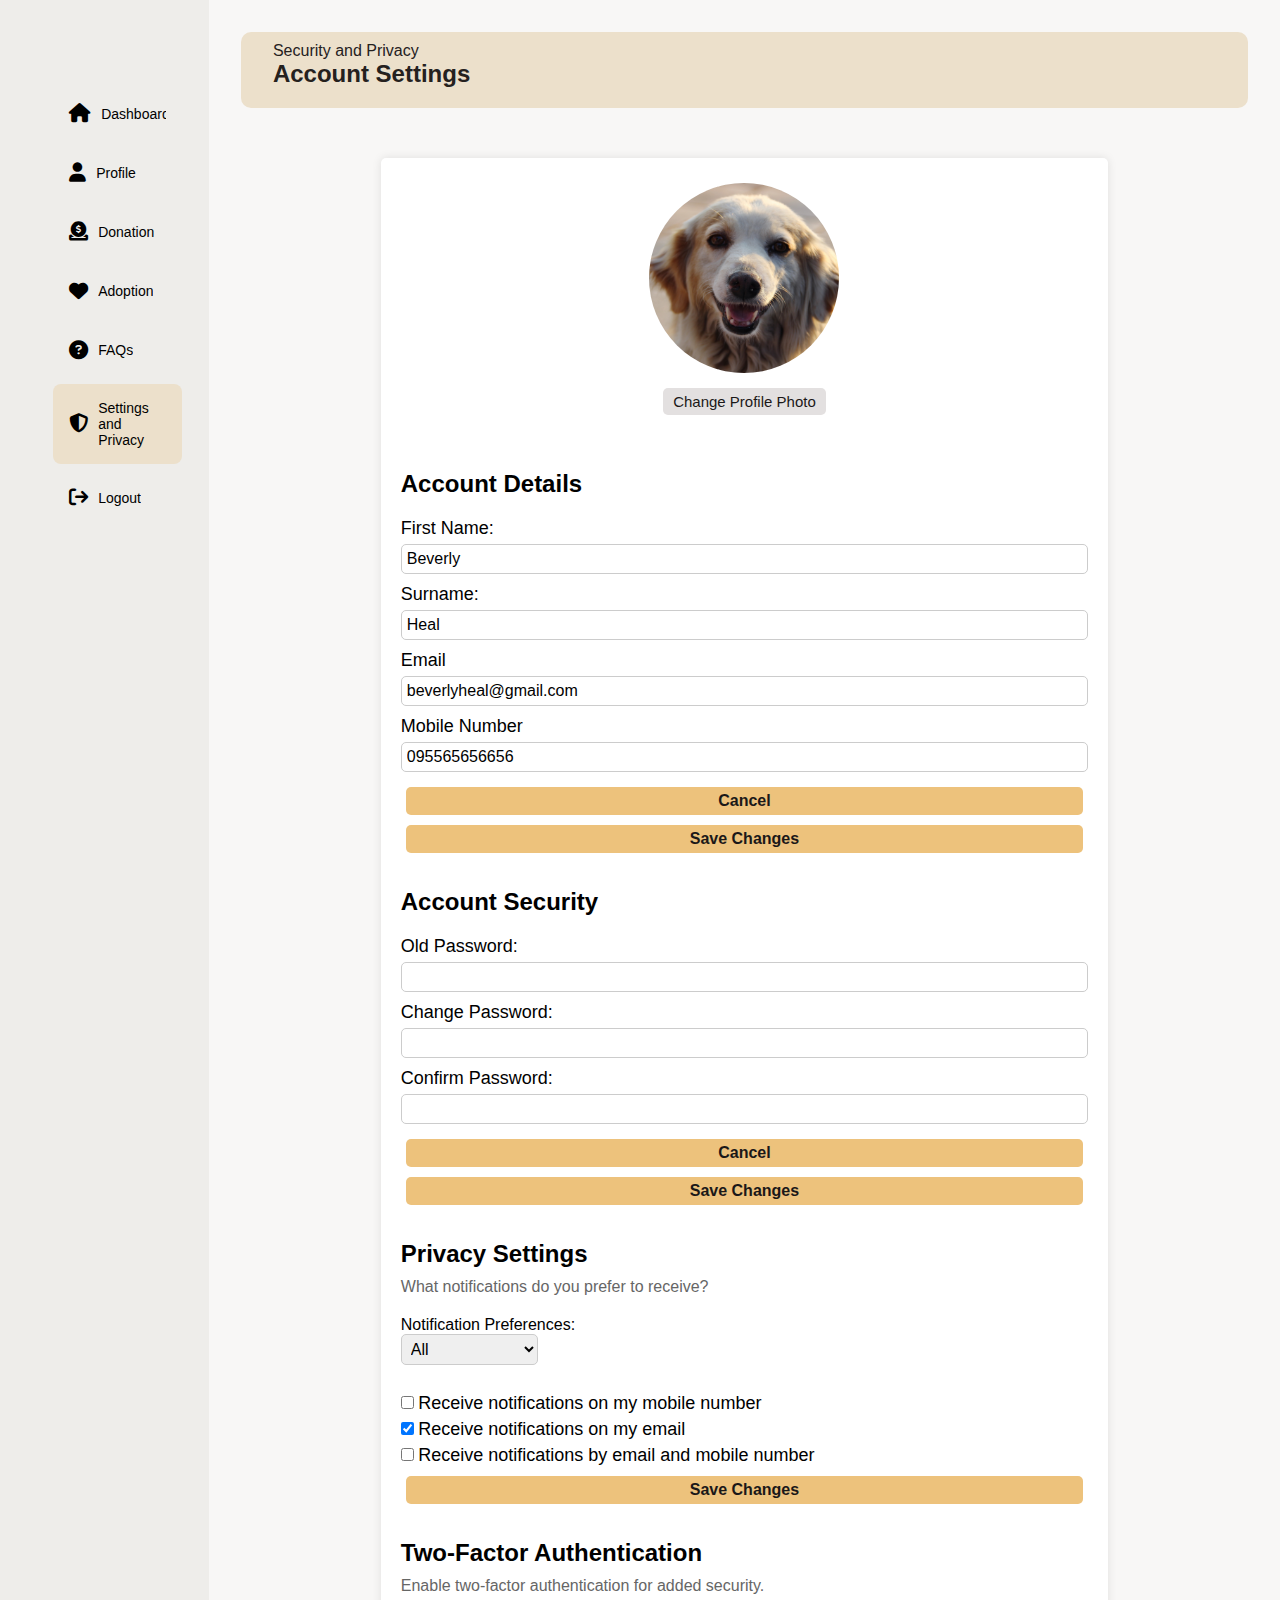
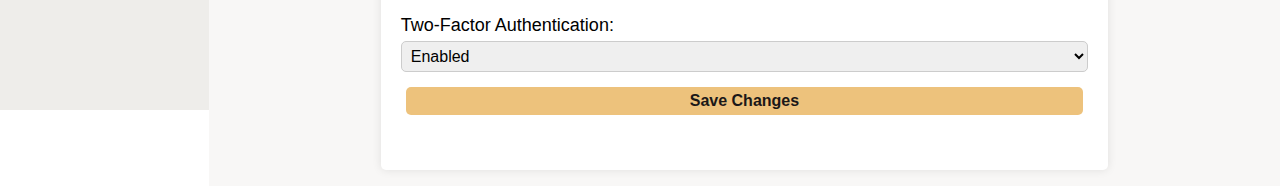
<file: admin/security.pri/security.html>
<!DOCTYPE html>
<html lang="en">
<head>
    <meta charset="UTF-8">
    <meta name="viewport" content="width=device-width, initial-scale=1.0">
    <title>Security and Privacy</title>
    <link rel="stylesheet" href="security.css">
    <link rel="preconnect" href="https://fonts.googleapis.com">
    <link rel="stylesheet" href="https://cdnjs.cloudflare.com/ajax/libs/font-awesome/6.5.2/css/all.min.css">

</head>
<body>
    <div class="sidebar">
        <div class="logo"></div>
        
        <ul class="menu">
            <li>
                <a href="../../index.html">
                    <i class="fas fa-home"></i>
                    <span>Dashboard</span>
                </a>
            </li>
            
            <li>
                <a href="../admin-profile.html">
                    <i class="fas fa-user"></i>
                    <span>Profile</span>
                </a>
            </li>
    
            <li>
                <a href="../view-donation.html">
                    <i class="fas fa-donate"></i>
                    <span>Donation</span>
                </a>
            </li>
    
            <li class="dropdown-sidebar">
                <a href="">
                    <i class="fas fa-heart"></i>
                    <span>Adoption</span>
                </a>

                <ul class="dropdown-menu">
                    <li><a href="../form-adoption.html">Adoption Forms</a></li>
                    <li><a href="../view-adoptionform.html">Animal Profiles</a></li>
                </ul>

                
            </li>
            
            <li>
                <a href="../FAQ/FAQ.HTML">
                    <i class="fas fa-question-circle"></i>
                    <span>FAQs</span>
                </a>
            </li>
    
            <li class="dropdown-sidebar" id="active">
                <a href="">
                    <i class="fas fa-shield-alt"></i>
                    <span>Settings and Privacy</span>
                </a>

                <ul class="dropdown-menu">
                    <li id="active"><a href="./security.html">Account Settings</a></li>
                    <li><a href="./term.html">Terms and Privacy</a></li>
                </ul>
            </li>
    
            <li>
                <a href="./login.html">
                    <i class="fas fa-sign-out"></i>
                    <span>Logout</span>
                </a>
            </li>
        <ul>
    </div>

    <div class="main--content">
        <div class="header--wrapper">
            <div class="header--title">
                <span>Security and Privacy</span>
                <h2>Account Settings</h2>
            </div>
            
                
           
            
        </div>

        <div class="container">

            <div class="profile-pic-wrapper">
                <img src="../../images/12.png" alt="Profile Picture" class="profile-picture">
                <button class="pfp-btn">Change Profile Photo</button>
            </div>
                
            <div class="section">
                <h2>Account Details</h2>
                <p></p>
                <form>

                    

                    <label for="name">First Name:</label>
                    <input type="text" id="fname" name="fname" value="Beverly">

                    <label for="name">Surname:</label>
                    <input type="text" id="sname" name="sname" value="Heal">

                    <label for="name">Email</label>
                    <input type="email" id="email" name="email" value="beverlyheal@gmail.com">
               
                    <div id="verification-container" style="display:none;">
                        <label for="verification">Verification Code:</label>
                        <input type="text" id="verification" name="verification">
              
                        <button type="button" id="send-verification">Send Verification Code</button>
                    </div>
                   

                    <label for="name">Mobile Number</label>
                    <input type="text" id="num" name="num" value="095565656656">


                    <button type="cancel">Cancel</button>

                    <button type="submit">Save Changes</button>
                </form>
            </div>

            <div class="section">
                <h2>Account Security</h2>
                <p></p>
                <form>

                    <label for="password">Old Password:</label>
                    <input type="password" id="password" name="password" required>

                    <label for="password">Change Password:</label>
                    <input type="password" id="password" name="password" required>

                    <label for="password">Confirm Password:</label>
                    <input type="password" id="password" name="password" required>

                    <div id="verification-container" style="display:none;">
                        <label for="verification">Verification Code:</label>
                        <input type="text" id="verification" name="verification">
            
                        <button type="button" id="send-verification">Send Verification Code</button>
                    </div>

                    <button type="cancel">Cancel</button>
                    <button type="submit">Save Changes</button>
                </form>
            </div>
            
            <div class="section">
                <h2>Privacy Settings</h2>
                <p>What notifications do you prefer to receive?</p>
                <form>
                    <fieldset>
                        <legend>Notification Preferences:</legend>

                        <select id="email-notifications" name="email-notifications">
                            <option value="all">All</option>
                            <option value="important">Important Only</option>
                            <option value="none">None</option>
                        </select>
                        <br>
                        <br>
                        <input type="checkbox" id="mobile-notifications" name="mobile-notifications">
                        <label for="mobile-notifications">Receive notifications on my mobile number</label><br>
                        <input type="checkbox" id="email-notifications" name="email-notifications" checked>
                        <label for="mobile-notifications">Receive notifications on my email</label><br>
                        <input type="checkbox" id="both-notifications" name="both-notifications">
                        <label for="both-notifications">Receive notifications by email and mobile number</label>
                        <br>
                    </fieldset>
                    <button type="submit">Save Changes</button>
                </form>
            </div>

            <div class="section">
                <h2>Two-Factor Authentication</h2>
                <p>Enable two-factor authentication for added security.</p>
                <form>
                    <label for="two-factor-auth">Two-Factor Authentication:</label>
                    <select id="two-factor-auth" name="two-factor-auth">
                        <option value="enabled">Enabled</option>
                        <option value="disabled">Disabled</option>
                    </select>
                    <button type="submit">Save Changes</button>
                </form>
            </div>
        </div>
        





        

    </div>

    <script src="security.js">

        
    </script>

</body>
</html>
</file>
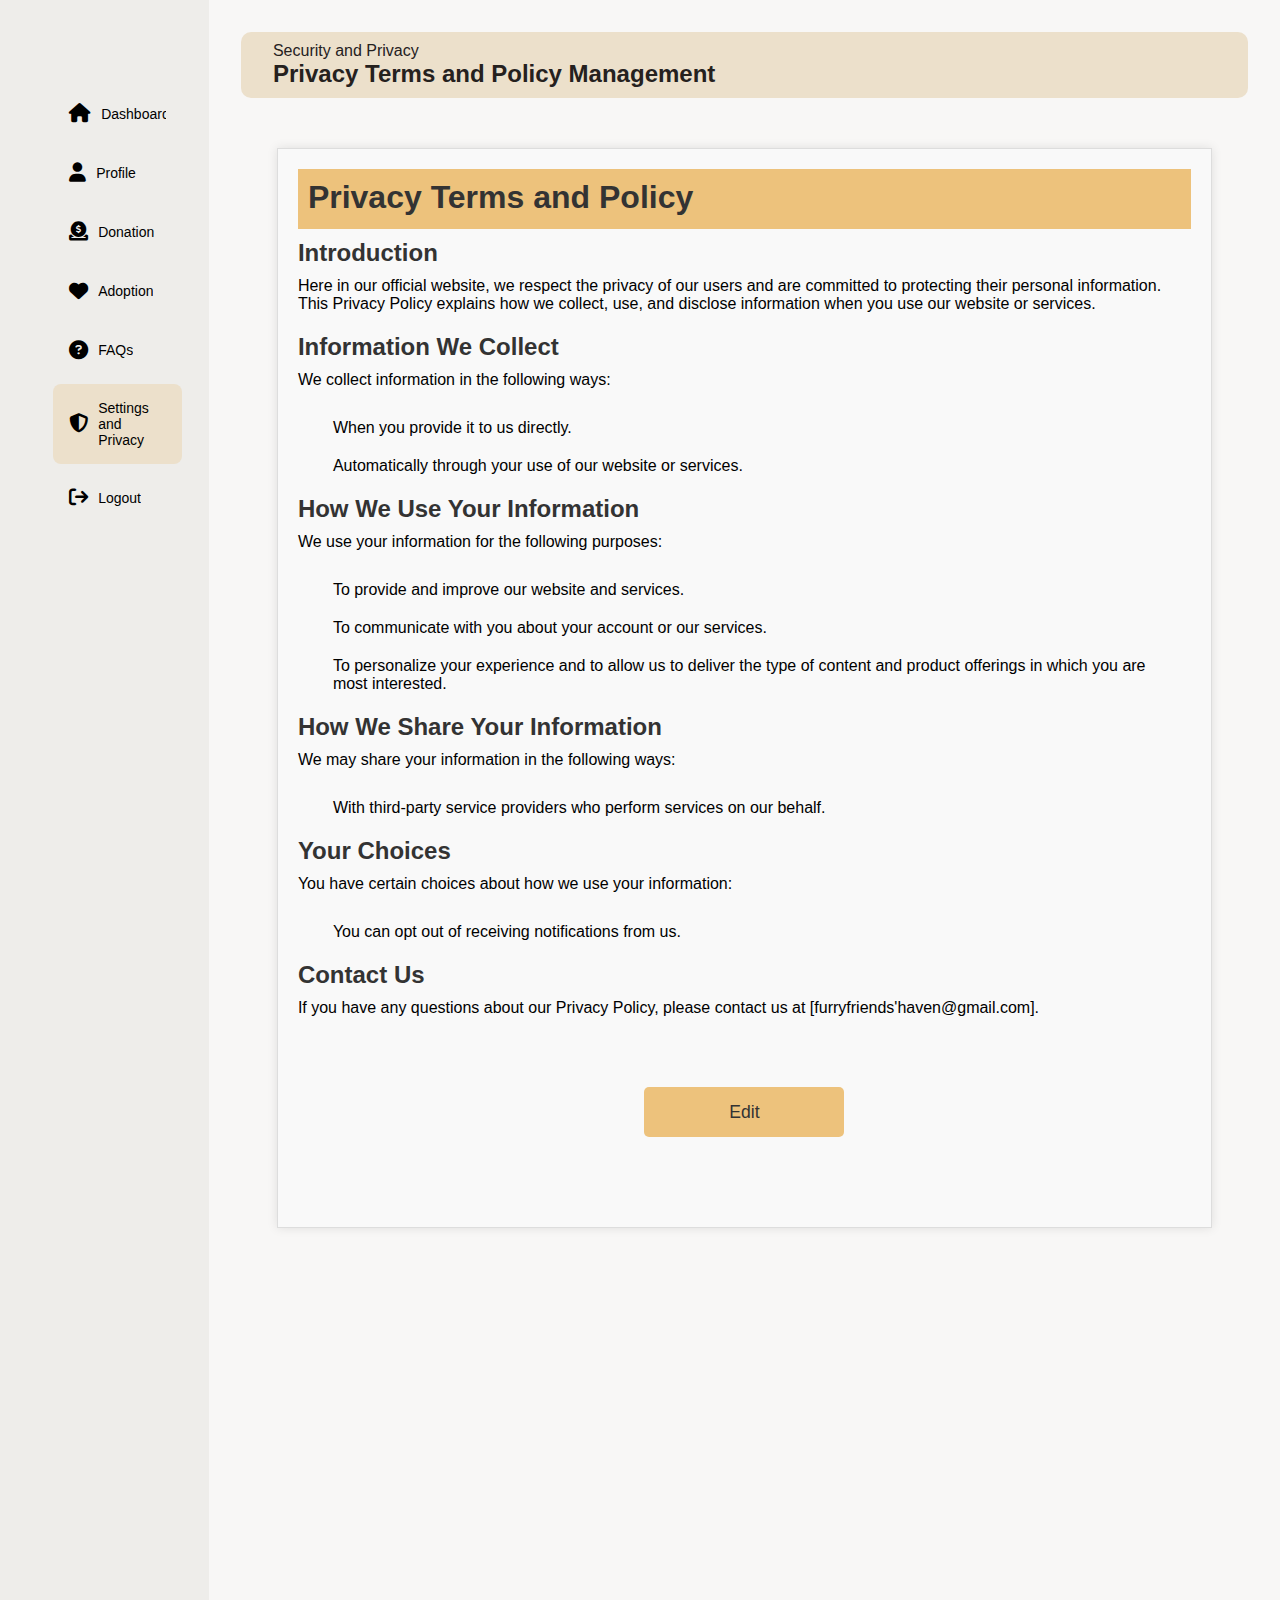
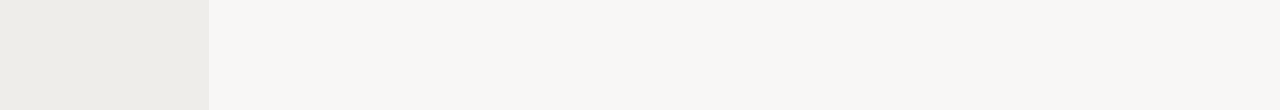
<file: admin/security.pri/term.html>
<!DOCTYPE html>
<html lang="en">
<head>
    <meta charset="UTF-8">
    <meta name="viewport" content="width=device-width, initial-scale=1.0">
    <title>Document</title>
    <link rel="stylesheet" href="terms.css">
    <link rel="preconnect" href="https://fonts.googleapis.com">
    <link rel="stylesheet" href="https://cdnjs.cloudflare.com/ajax/libs/font-awesome/6.5.2/css/all.min.css">

</head>
<body>
    <div class="sidebar">
        <div class="logo"></div>
        
        <ul class="menu">
            <li>
                <a href="../../index.html">
                    <i class="fas fa-home"></i>
                    <span>Dashboard</span>
                </a>
            </li>
            
            <li>
                <a href="../admin-profile.html">
                    <i class="fas fa-user"></i>
                    <span>Profile</span>
                </a>
            </li>
    
            <li>
                <a href="../view-donation.html">
                    <i class="fas fa-donate"></i>
                    <span>Donation</span>
                </a>
            </li>
    
            <li class="dropdown-sidebar">
                <a href="../view-adoptionform.html">
                    <i class="fas fa-heart"></i>
                    <span>Adoption</span>
                </a>

                <ul class="dropdown-menu">
                    <li><a href="../view-adoptionform.html">Adoption Forms</a></li>
                    <li><a href="../view-adoptionform.html">Animal Profiles</a></li>
                </ul>
            </li>
            
            <li>
                <a href="../FAQ/FAQ.HTML">
                    <i class="fas fa-question-circle"></i>
                    <span>FAQs</span>
                </a>


                
            </li>
    
            <li class="dropdown-sidebar" id="active">
                <a href="">
                    <i class="fas fa-shield-alt"></i>
                    <span>Settings and Privacy</span>
                </a>

                <ul class="dropdown-menu">
                    <li><a href="./security.html">Account Settings</a></li>
                    <li id="active"><a href="./term.html">Terms and Privacy</a></li>
                </ul>
            </li>
    
            <li>
                <a href="../security.pri/login.html">
                    <i class="fas fa-sign-out"></i>
                    <span>Logout</span>
                </a>

            </li>
    
    
        <ul>
    
    </div>

    <div class="main--content">
        <div class="header--wrapper">
            <div class="header--title">
                <span>Security and Privacy</span>
                <h2>Privacy Terms and Policy Management</h2>

                
            </div>
            
            
        </div>

        <div class="container">

            <div class="priv-head">
                <h1>Privacy Terms and Policy</h1>
            </div>
          
            <h2>Introduction</h2>
            <p>Here in our official website, we respect the privacy of our users and are committed to protecting their personal information. This Privacy Policy explains how we collect, use, and disclose information when you use our website or services.</p>
        
            <h2>Information We Collect</h2>
            <p>We collect information in the following ways:</p>
            <ul>
                <li>When you provide it to us directly.</li>
                <li>Automatically through your use of our website or services.</li>
            </ul>
        
            <h2>How We Use Your Information</h2>
            <p>We use your information for the following purposes:</p>
            <ul>
                <li>To provide and improve our website and services.</li>
                <li>To communicate with you about your account or our services.</li>
                <li>To personalize your experience and to allow us to deliver the type of content and product offerings in which you are most interested.</li>
            </ul>
        
            <h2>How We Share Your Information</h2>
            <p>We may share your information in the following ways:</p>
            <ul>
                <li>With third-party service providers who perform services on our behalf.</li>
                
            </ul>
        
            <h2>Your Choices</h2>
            <p>You have certain choices about how we use your information:</p>
            <ul>
                <li>You can opt out of receiving notifications from us.</li>
                
            </ul>
        
            
            <h2>Contact Us</h2>
            <p>If you have any questions about our Privacy Policy, please contact us at [furryfriends'haven@gmail.com].</p>
            
            
            <button class="btn-priv">Edit</button>
          
        </div>

        


        
    </div>
</body>
</html>
</file>
<file: admin/admin.css>
*{
    margin: 0;
    padding: 0;
    border: none;
    outline: none;
    font-family: "Poppins",sans-serif;
    box-sizing: border-box;

}

body{
    display: flex;
}

.sidebar{
    position: sticky;
    top: 0;
    left: 0;
    bottom: 0;
    width: 140px;
    height: 208vh;
    padding: 0 1.7rem;
    color: #fff;
    overflow: hidden;
    transition: all 0.5s linear;
    background-color: rgb(238, 237, 234);
}

.sidebar:hover{
    width: 240px;
    transition: 0.5s;

}

.logo{
    height: 80px;
    padding: 16px;
}

.menu{
    height: 88%;
    position: relative;
    list-style: none;
    padding: 0;
}

.menu li{
    padding: 1rem;
    margin: 8px 0;
    border-radius: 8px;
    transition: all 0.5s ease-in-out;
    margin-left: 26px;
}

.menu li:hover{
    background: rgb(236, 224, 203);
}

.active{
    background: rgb(236, 224, 203);
}

.menu a{
    color: black;
    font-size: 14px;
    text-decoration: none;
    display: flex;
    align-items: center;
    gap: 10px;
}

.menu a span{
    overflow: hidden;

}

.menu a i{
    font-size: 1.2rem;
}

.logout{
    position: absolute;
    bottom: 0;
    left: 0;
    width: 100%;
}

.main--content{
    position: relative;
    background: rgb(248, 247, 246);
    width: 100%;
    padding: 1rem;

}



.header--wrapper img{
    width: 50px;
    height: 50px;
    cursor: pointer;
    border-radius: 50%;
}

.header--wrapper{
    display: flex;
    justify-content: space-between;
    align-items: center;
    flex-wrap: wrap;
    background: rgb(236, 224, 203);
    border-radius: 10px;
    padding: 10px 2rem;
    margin: 1rem;
    
}



.header--title{
    color: rgb(37, 33, 30) ;
}

.user--info{
    display: flex;
    align-items: center;
    gap: 1rem;
}

.search--box{
    background: rgb(255, 255, 255);
    border-radius: 15px;
    color: rgb(28, 24, 24);
    display: flex;
    align-items: center;
    gap: 5px;
    margin-left: 750px;
    padding: 4px 12px;
}

.search--box input{
    background: transparent;
    padding: 10px;
}

.search--box i{
    font-size: 1.2rem;
    cursor: pointer;
    transition: all 0.5s ease-out;
}

.search--box i:hover{
    transform: scale(1.2);


}

.dropdown-sidebar {
    position: relative;
}
  
.dropdown-menu {
    display: none;
    position: absolute;
    top: 100%;
    background-color: #fff;
    border: 1px solid #ddd;
    border-radius: 5px;
    padding: 10px;
    z-index: 1;
}
  
.dropdown-sidebar:hover .dropdown-menu {
    display: block;
  
}


/*card*/


.card--container{
    background: #fff;
    padding: 2rem;
    border-radius: 10px;

}

.card--wrapper{
    display: flex;
    flex-wrap: wrap;
    gap: 1rem;
    
}

.card--wrapper a{
    text-decoration: none;
    color: #1d1a1a;
}

.main--title{
    color: black;
    padding-bottom: 10px;
    font-size: ;

}

.mains--card{
    background:rgb(237, 194, 124);
    border-radius: 10px;
    padding: 1.2rem;
    width: 290px;
    height: 150px;
    display: flex;
    flex-direction: column;
    justify-content: space-between;
    transition: all 0.5s ease-in-out;
    
}
.mains--card:hover{
    transform: translateY(-5px);
}

.card--header{
    display: flex;
    justify-content: space-between;
    align-items: center;
    margin-bottom: 20px;

}

.amount{
    display: flex;
    flex-direction: column;
}

.title{
    font-size: 12px;
    font-weight: 200;
}

.value{
    font-size: 24px;
    font-family: "Courier New", "Courier New", Courier,monospace;
    font-weight: 600;
}

.card--container i{
    color: #332f2f;
    padding: 1rem;
    height: 60px;
    width: 60px;
    text-align: center;
    border-radius: 50%;
    font-size: 1.5rem;
    background: rgb(243, 231, 200);
}

.card-detail{
    font-size: 18px;
    color: #777777;
    letter-spacing: 2px;
    font-family: 'Courier New', Courier, monospace;
}

/*donation*/

.tabular--wrapper{
    background: #fff;
    margin-top: 1rem;
    border-radius: 10px;
    padding: 2rem;
}


.table-container{
    width: 100%;
}

table{
    width: 100%;
    border-collapse: collapse;
}

thead{
    background:rgb(237, 194, 124);
    color: #1d1a1a;
}

th{
    padding: 15px;
    text-align: left;
}

tbody{
    background: #f2f2f2;

}

td{
    padding: 15px;
    font-size: 14px;
    color: #333;
}

tr:nth-child(even){
    background: #fff;
}

tfoot{
    background: rgb(237, 194, 124);
    font-weight: bold;
    color: #fff;
}

tfoot td{
    padding: 15px;
    color: #1a1717;
}

.table-container button{
    color: rgb(129, 90, 18);
    background: none;
    cursor: pointer;
}


@media (max-width: 768px) {
    .main--content {
      position: absolute;
      left: 140px;
      right: 0;
      transition: all 0.5s linear;
    }


    .search--box{
        background: rgb(255, 255, 255);
        border-radius: 15px;
        color: rgb(28, 24, 24);
        display: flex;
        align-items: center;
        gap: 5px;
        margin-left: 0px;
        padding: 4px 12px;
    }

    .main--content{
        width: 80%;
    }

    
    
    
  
    .sidebar:hover + .main--content {
      left: 270px;
      transition: all 0.5s linear;

    }

 
   

    .table-container {
        position: relative
        max-height: 80vh; 
        overflow-y: scroll;
    }

   
    .sidebar:hover{
    width: 280px;
    transition: 0.5s;
    
    }

    .header--wrapper {
        flex-wrap: wrap; 
    }
    
    .header--wrapper img {
        display: none; 
        
    }
   
     

   
    
   


}
</file>
<file: admin/faq.css>
*{
    padding: 0;
    margin: 0;
    box-sizing: border-box;
    font-family: "Moul", serif;
}

.wrapper{
    max-width: 75%;
    margin: auto;
}

.wrapper > p,
.wrapper > h1{
    margin: 1.5rem 0;
    text-align: center;

}


.wrapper > h1{
    letter-spacing: 3px;
}

.accordion{
    background-color: white;
    color: black;
    cursor: pointer;
    font-size: 1.2rem;
    width: 100%;
    padding: 2rem 2.5rem;
    border: none;
    transition: 0.4s;
    display: flex;
    justify-content: space-between;
    align-items: center;
    font-weight: bold; 
}

.accordion i{
    font-size: 1.6rem;
}

.active,.accordion:hover{
    background-color: white;
}


.pannel{
    padding: 0.2rem 2.5rem 2rem;
    background-color: white;
    overflow: hidden;
    background-color: #f1f7f5;
    display: none;
}

.panel p{
    color: black;
    font-size: 1.2rem;
    line-height: 1.4;
}

.faq{
    border: 1px solid rgba(0, 0, 0, 0.2);
    margin: 10px 0;
}

.faq.active{
    border: none;
}
</file>
<file: admin/form-adoption.css>
*{
    margin: 0;
    padding: 0;
    border: none;
    outline: none;
    font-family: "Poppins",sans-serif;
    box-sizing: border-box;

}

body{
    display: flex;
}

.sidebar{
    position: sticky;
    top: 0;
    left: 0;
    bottom: 0;
    width: 140px;
    height: 148.5vh;
    padding: 0 1.7rem;
    color: #fff;
    overflow: hidden;
    transition: all 0.5s linear;
    background-color: rgb(238, 237, 234);
}

.sidebar:hover{
    width: 240px;
    transition: 0.5s;

}

.logo{
    height: 80px;
    padding: 16px;
}

.menu{
    height: 88%;
    position: relative;
    list-style: none;
    padding: 0;
}

.menu li{
    padding: 1rem;
    margin: 8px 0;
    border-radius: 8px;
    transition: all 0.5s ease-in-out;
    margin-left: 26px;
}

.menu li:hover{
    background: rgb(236, 224, 203);
}

.active{
    background: rgb(236, 224, 203);
}

.menu a{
    color: black;
    font-size: 14px;
    text-decoration: none;
    display: flex;
    align-items: center;
    gap: 10px;
}

.menu a span{
    overflow: hidden;

}

.menu a i{
    font-size: 1.2rem;
}

.logout{
    position: absolute;
    bottom: 0;
    left: 0;
    width: 100%;
}

.main--content{
    position: relative;
    background: rgb(248, 247, 246);
    width: 100%;
    padding: 1rem;
    width: 100%

}

.header--wrapper img{
    width: 50px;
    height: 50px;
    cursor: pointer;
    border-radius: 50%;
}

.header--wrapper{
    display: flex;
    justify-content: space-between;
    align-items: center;
    flex-wrap: wrap;
    background: rgb(236, 224, 203);
    border-radius: 10px;
    padding: 10px 2rem;
    margin: 1rem;
    
}

.header--title{
    color: rgb(37, 33, 30) ;
}

.user--info{
    display: flex;
    align-items: center;
    gap: 1rem;
}


.search--box{
    background: #f2f2f2;
    border-radius: 15px;
    color: rgb(28, 24, 24);
    display: flex;
    align-items: center;
    gap: 5px;
    padding: 4px 12px;
    margin-bottom: 10px;
    width: 250px;
}

.search--box input{
    background: transparent;
    padding: 10px;
}

.search--box i{
    font-size: 1.2rem;
    cursor: pointer;
    transition: all 0.5s ease-out;
}

.search--box i:hover{
    transform: scale(1.2);


}



.tabular--wrapper{
    background: #fff;
    margin-top: 1rem;
    border-radius: 10px;
    padding: 2rem;
   
}


.table-container{
    width: 100%;


}


table{
    width: 100%;
    border-collapse: collapse;
    border-radius: 10px;
    
}

thead{
    background:rgb(237, 194, 124);
    color: #1d1a1a;
}

th{
    padding: 15px;
    text-align: left;
}

tbody{
    background: #f2f2f2;
    

}

td{
    padding:15px;
    font-size: 14px;
    
}


tr:nth-child(even){
    background: #fff;
}

tfoot{
    background: #fff;
    font-weight: bold;
    color: #fff;
}

tfoot td{
    padding: 15px;
    color: #1a1717;
}

#download{
    background: rgb(237, 194, 124);
    font-weight: bold;
    color: #fff;
}

.table-container button{
    color: rgb(129, 90, 18);
    background: none;
    cursor: pointer;
   
}

.table-header {
    display: flex;
    justify-content: space-between;
    align-items: center;
    background-color: #f2f2f2;
    padding: 10px 20px;
    border-radius: 5px;
    margin-bottom: 20px;
    border-radius: 10px;
    position: sticky;
    top: 0;
    z-index: 1;
    
}
  
.table-header button {
    background-color: transparent;
    border: none;
    font-size: 14px;
    font-weight: bold;
    color: #333;
    cursor: pointer;
    transition: background-color 0.3s ease;
   
}
  
.table-header button:hover {
    background-color: rgb(236, 224, 203);
    width: 110px;
    height: 50px;
    border-radius: 10px;

}

.table-container .table-header .pending-btn {
    background-color: rgb(236, 224, 203);
    color: #1b1818;
    width: 110px;
    height: 50px;
    border-radius: 10px;
}

.table-header a {
    display: inline-block;
    padding: 10px 20px;
    background-color: #f2f2f2;
    color: #333;
    text-decoration: none;
    border-radius: 4px;
    margin-right: 5px;
}
  

  

  
#active{
    background: rgb(236, 224, 203);
}

.center-cell button{

}





.dropdown {
    position: relative;
    display: inline-block;
}

.dropdown button{
    color: black;
    font-weight: 600;
    
}
  
.dropdown-content {
    display: none;
    position: absolute;
    background-color: #f9f9f9;
    border-radius: 10px;
    box-shadow: 0px 8px 16px 0px rgba(0,0,0,0.2);
    z-index: 1;
}


.dropdown-content a {
    color: black;
    padding: 12px 16px;
    text-decoration: none;
    display: block;
}

.dropdown button .fa {
    float: right;
    margin-left: 5px;
    margin-top: 5px;
}
  
.dropdown-content a:hover {
    background-color: #f5e3c9;
    border-radius: 10px;
}


.dropdown:hover .dropdown-content {
    display: block;
    
}


.dropdown-sidebar {
    position: relative;
}
  
.dropdown-menu {
    display: none;
    position: absolute;
    top: 100%;
    left: 0;
    background-color: #fff;
    border: 1px solid #ddd;
    border-radius: 5px;
    padding: 10px;
    z-index: 1;
}
  
.dropdown-sidebar:hover .dropdown-menu {
    display: block;
}



  
.dropbtn {
    padding: 16px;
    font-size: 16px;
    border: none;
    cursor: pointer;
    
}

#rehomed{
    background-color: #f0eeee;;
}

.profile-container img{
    border-radius: 50%;
    height: 35px;
    align-items: center;
}

.center-cell button:hover{
    color: white;
    background: #c5ac84;
}




@media (max-width: 768px) {
    .main--content {
      position: absolute;
      left: 140px;
      right: 0;
      transition: all 0.5s linear;
    }
  
    .sidebar:hover + .main--content {
      left: 270px;
      transition: all 0.5s linear;
    }

    .main--content{
        width: 80%;
    }

    .table-container {
        position: relative
        max-height: 80vh; 
        overflow-y: scroll;
    }

    .sidebar:hover{
        width: 280px;
        transition: 0.5s;
        
        }
    
        .header--wrapper {
            flex-wrap: wrap; 
        }
        
        .header--wrapper img {
            height: 35px;
            width: 35px;
            
            
        }

   
     

   
    
   


}
</file>
<file: admin/view-adoptionform.css>
*{
    margin: 0;
    padding: 0;
    border: none;
    outline: none;
    font-family: "Poppins",sans-serif;
    box-sizing: border-box;

}

body{
    display: flex;
}

.sidebar{
    position: sticky;
    top: 0;
    left: 0;
    bottom: 0;
    width: 140px;
    height: 190vh;
    padding: 0 1.7rem;
    color: #fff;
    overflow: hidden;
    transition: all 0.5s linear;
    background-color: rgb(238, 237, 234);
}

.sidebar:hover{
    width: 240px;
    transition: 0.5s;

}

.logo{
    height: 80px;
    padding: 16px;
}

.menu{
    height: 88%;
    position: relative;
    list-style: none;
    padding: 0;
}

.menu li{
    padding: 1rem;
    margin: 8px 0;
    border-radius: 8px;
    transition: all 0.5s ease-in-out;
    margin-left: 26px;
}

.menu li:hover{
    background: rgb(236, 224, 203);
}

.active{
    background: rgb(236, 224, 203);
}

.menu a{
    color: black;
    font-size: 14px;
    text-decoration: none;
    display: flex;
    align-items: center;
    gap: 10px;
}

.menu a span{
    overflow: hidden;

}

.menu a i{
    font-size: 1.2rem;
}

.logout{
    position: absolute;
    bottom: 0;
    left: 0;
    width: 100%;
}

.main--content{
    position: relative;
    background: rgb(248, 247, 246);
    width: 100%;
    padding: 1rem;
    width: 100%

}

.header--wrapper img{
    width: 50px;
    height: 50px;
    cursor: pointer;
    border-radius: 50%;
}

.header--wrapper{
    display: flex;
    justify-content: space-between;
    align-items: center;
    flex-wrap: wrap;
    background: rgb(236, 224, 203);
    border-radius: 10px;
    padding: 10px 2rem;
    margin: 1rem;
    
}

.header--title{
    color: rgb(37, 33, 30) ;
}

.user--info{
    display: flex;
    align-items: center;
    gap: 1rem;
}


.search--box{
    background: #f2f2f2;
    border-radius: 15px;
    color: rgb(28, 24, 24);
    display: flex;
    align-items: center;
    gap: 5px;
    padding: 4px 12px;
    margin-bottom: 10px;
    width: 250px;
}

.search--box input{
    background: transparent;
    padding: 10px;
}

.search--box i{
    font-size: 1.2rem;
    cursor: pointer;
    transition: all 0.5s ease-out;
}

.search--box i:hover{
    transform: scale(1.2);


}



.tabular--wrapper{
    background: #fff;
    margin-top: 1rem;
    border-radius: 10px;
    padding: 2rem;
   
}


.table-container{
    width: 100%;

}


table{
    width: 100%;
    border-collapse: collapse;
    
}

thead{
    background:rgb(237, 194, 124);
    color: #1d1a1a;
}

th{
    padding: 15px;
    text-align: left;
}

tbody{
    background: #f2f2f2;
    

}

td{
    padding:15px;
    font-size: 14px;
    
}


tr:nth-child(even){
    background: #fff;
}

tfoot{
    background: #fff;
    font-weight: bold;
    color: #fff;
}

tfoot td{
    padding: 15px;
    color: #1a1717;
}

#download{
    background: rgb(237, 194, 124);
    font-weight: bold;
    color: #fff;
}

.table-container button{
    color: rgb(129, 90, 18);
    background: none;
    cursor: pointer;
   
}

.center-cell button{

}





.dropdown {
    position: relative;
    display: inline-block;
}

.dropdown button{
    color: black;
    font-weight: 600;
    
}
  
.dropdown-content {
    display: none;
    position: absolute;
    background-color: #f9f9f9;
    border-radius: 10px;
    box-shadow: 0px 8px 16px 0px rgba(0,0,0,0.2);
    z-index: 1;
}


.dropdown-content a {
    color: black;
    padding: 12px 16px;
    text-decoration: none;
    display: block;
}

.dropdown button .fa {
    float: right;
    margin-left: 5px;
    margin-top: 5px;
}

.dropdown-content a:hover {
    background-color: #f5e3c9;
    border-radius: 10px;
}


.dropdown:hover .dropdown-content {
    display: block;
    
}


.dropdown-sidebar {
    position: relative;
}
  
.dropdown-menu {
    display: none;
    position: absolute;
    top: 100%;
    left: 0;
    background-color: #fff;
    border: 1px solid #ddd;
    border-radius: 5px;
    padding: 10px;
    z-index: 1;
}
  
.dropdown-sidebar:hover .dropdown-menu {
    display: block;
}



  
.dropbtn {
    padding: 16px;
    font-size: 16px;
    border: none;
    cursor: pointer;
    
}

#rehomed{
    background-color: #f0eeee;;
}

.profile-container img{
    border-radius: 50%;
    height: 35px;
    align-items: center;
}

.center-cell button{
    margin-top: 10px;
    color: black;
    background-color: #c5ac84;
    height: auto;
    width: 60px;
    border-radius: 10px;
}

.center-cell button:hover{
    color: white;
    background: #c5ac84;
}


#active{
    background: rgb(236, 224, 203);
}



@media (max-width: 768px) {
    .main--content {
      position: absolute;
      left: 140px;
      right: 0;
      transition: all 0.5s linear;
    }
  
    .sidebar:hover + .main--content {
      left: 270px;
      transition: all 0.5s linear;
    }

    .main--content{
        width: 80%;
    }

    .table-container {
        position: relative
        max-height: 80vh; 
        overflow-y: scroll;
    }

    .sidebar:hover{
    width: 280px;
    transition: 0.5s;
        
    }
    
    .header--wrapper {
        flex-wrap: wrap; 
    }
        
    .header--wrapper img {
        height: 35px;
        width: 35px;
            
            
    }
    
    
    .sidebar{
        position: sticky;
        top: 0;
        left: 0;
        bottom: 0;
        width: 140px;
        height: 190vh;
        padding: 0 1.7rem;
        color: #fff;
        overflow: hidden;
        transition: all 0.5s linear;
        background-color: rgb(238, 237, 234);
    }


   
    
   


}
</file>
<file: admin/view-approved.css>
*{
    margin: 0;
    padding: 0;
    border: none;
    outline: none;
    font-family: "Poppins",sans-serif;
    box-sizing: border-box;

}

body{
    display: flex;
}

.sidebar{
    position: sticky;
    top: 0;
    left: 0;
    bottom: 0;
    width: 140px;
    height: 148.5vh;
    padding: 0 1.7rem;
    color: #fff;
    overflow: hidden;
    transition: all 0.5s linear;
    background-color: rgb(238, 237, 234);
}

.sidebar:hover{
    width: 240px;
    transition: 0.5s;

}

.logo{
    height: 80px;
    padding: 16px;
}

.menu{
    height: 88%;
    position: relative;
    list-style: none;
    padding: 0;
}

.menu li{
    padding: 1rem;
    margin: 8px 0;
    border-radius: 8px;
    transition: all 0.5s ease-in-out;
    margin-left: 26px;
}

.menu li:hover{
    background: rgb(236, 224, 203);
}

.active{
    background: rgb(236, 224, 203);
}

.menu a{
    color: black;
    font-size: 14px;
    text-decoration: none;
    display: flex;
    align-items: center;
    gap: 10px;
}

.menu a span{
    overflow: hidden;

}

.menu a i{
    font-size: 1.2rem;
}

.logout{
    position: absolute;
    bottom: 0;
    left: 0;
    width: 100%;
}

.main--content{
    position: relative;
    background: rgb(248, 247, 246);
    width: 100%;
    padding: 1rem;
    width: 100%

}

.header--wrapper img{
    width: 50px;
    height: 50px;
    cursor: pointer;
    border-radius: 50%;
}

.header--wrapper{
    display: flex;
    justify-content: space-between;
    align-items: center;
    flex-wrap: wrap;
    background: rgb(236, 224, 203);
    border-radius: 10px;
    padding: 10px 2rem;
    margin: 1rem;
    
}

.header--title{
    color: rgb(37, 33, 30) ;
}

.user--info{
    display: flex;
    align-items: center;
    gap: 1rem;
}


.search--box{
    background: #f2f2f2;
    border-radius: 15px;
    color: rgb(28, 24, 24);
    display: flex;
    align-items: center;
    gap: 5px;
    padding: 4px 12px;
    margin-bottom: 10px;
    width: 250px;
}

.search--box input{
    background: transparent;
    padding: 10px;
}

.search--box i{
    font-size: 1.2rem;
    cursor: pointer;
    transition: all 0.5s ease-out;
}

.search--box i:hover{
    transform: scale(1.2);


}



.tabular--wrapper{
    background: #fff;
    margin-top: 1rem;
    border-radius: 10px;
    padding: 2rem;
   
}


.table-container{
    width: 100%;


}


table{
    width: 100%;
    border-collapse: collapse;
    border-radius: 10px;
    
}

thead{
    background:rgb(237, 194, 124);
    color: #1d1a1a;
}

th{
    padding: 15px;
    text-align: left;
}

tbody{
    background: #f2f2f2;
    

}

td{
    padding:15px;
    font-size: 14px;
    
}


tr:nth-child(even){
    background: #fff;
}

tfoot{
    background: #fff;
    font-weight: bold;
    color: #fff;
}

tfoot td{
    padding: 15px;
    color: #1a1717;
}

#download{
    background: rgb(237, 194, 124);
    font-weight: bold;
    color: #fff;
}

.table-container button{
    color: rgb(129, 90, 18);
    background: none;
    cursor: pointer;
   
}



.table-header {
    display: flex;
    justify-content: space-between;
    align-items: center;
    background-color: #f2f2f2;
    padding: 10px 20px;
    border-radius: 5px;
    margin-bottom: 20px;
    border-radius: 10px;
    position: sticky;
    top: 0;
    z-index: 1;
    
}
  
.table-header button {
    background-color: transparent;
    border: none;
    font-size: 14px;
    font-weight: bold;
    color: #333;
    cursor: pointer;
    transition: background-color 0.3s ease;
   
}
  
.table-header button:hover {
    background-color: rgb(236, 224, 203);
    width: 110px;
    height: 50px;
    border-radius: 10px;

}

.table-container .table-header .pending-btn {
    background-color: rgb(236, 224, 203);
    color: #1b1818;
    width: 110px;
    height: 50px;
    border-radius: 10px;
}

.table-header a {
    display: inline-block;
    padding: 10px 20px;
    background-color: #f2f2f2;
    color: #333;
    text-decoration: none;
    border-radius: 4px;
    margin-right: 5px;
}
  


.center-cell button{

}





.dropdown {
    position: relative;
    display: inline-block;
}

.dropdown button{
    color: black;
    font-weight: 600;
    
}
  
.dropdown-content {
    display: none;
    position: absolute;
    background-color: #f9f9f9;
    border-radius: 10px;
    box-shadow: 0px 8px 16px 0px rgba(0,0,0,0.2);
    z-index: 1;
}


.dropdown-content a {
    color: black;
    padding: 12px 16px;
    text-decoration: none;
    display: block;
}

.dropdown button .fa {
    float: right;
    margin-left: 5px;
    margin-top: 5px;
}
  
.dropdown-content a:hover {
    background-color: #f5e3c9;
    border-radius: 10px;
}


.dropdown:hover .dropdown-content {
    display: block;
    
}


.dropdown-sidebar {
    position: relative;
}
  
.dropdown-menu {
    display: none;
    position: absolute;
    top: 100%;
    left: 0;
    background-color: #fff;
    border: 1px solid #ddd;
    border-radius: 5px;
    padding: 10px;
    z-index: 1;
}
  
.dropdown-sidebar:hover .dropdown-menu {
    display: block;
}



  
.dropbtn {
    padding: 16px;
    font-size: 16px;
    border: none;
    cursor: pointer;
    
}

#rehomed{
    background-color: #f0eeee;;
}

.profile-container img{
    border-radius: 50%;
    height: 35px;
    align-items: center;
}

.center-cell button:hover{
    color: white;
    background: #c5ac84;
}


@media (max-width: 768px) {
    .main--content {
      position: absolute;
      left: 140px;
      right: 0;
      transition: all 0.5s linear;
    }
  
    .sidebar:hover + .main--content {
      left: 270px;
      transition: all 0.5s linear;
    }

    .main--content{
        width: 80%;
    }

    .table-container {
        position: relative
        max-height: 80vh; 
        overflow-y: scroll;
    }

    .sidebar:hover{
        width: 280px;
        transition: 0.5s;
        
        }
    
        .header--wrapper {
            flex-wrap: wrap; 
        }
        
        .header--wrapper img {
            height: 35px;
            width: 35px;
            
            
        }

   
     

   
    
   


}
</file>
<file: admin/view-declined.css>
*{
    margin: 0;
    padding: 0;
    border: none;
    outline: none;
    font-family: "Poppins",sans-serif;
    box-sizing: border-box;

}

body{
    display: flex;
}

.sidebar{
    position: sticky;
    top: 0;
    left: 0;
    bottom: 0;
    width: 140px;
    height: 148.5vh;
    padding: 0 1.7rem;
    color: #fff;
    overflow: hidden;
    transition: all 0.5s linear;
    background-color: rgb(238, 237, 234);
}

.sidebar:hover{
    width: 240px;
    transition: 0.5s;

}

.logo{
    height: 80px;
    padding: 16px;
}

.menu{
    height: 88%;
    position: relative;
    list-style: none;
    padding: 0;
}

.menu li{
    padding: 1rem;
    margin: 8px 0;
    border-radius: 8px;
    transition: all 0.5s ease-in-out;
    margin-left: 26px;
}

.menu li:hover{
    background: rgb(236, 224, 203);
}

.active{
    background: rgb(236, 224, 203);
}

.menu a{
    color: black;
    font-size: 14px;
    text-decoration: none;
    display: flex;
    align-items: center;
    gap: 10px;
}

.menu a span{
    overflow: hidden;

}

.menu a i{
    font-size: 1.2rem;
}

.logout{
    position: absolute;
    bottom: 0;
    left: 0;
    width: 100%;
}

.main--content{
    position: relative;
    background: rgb(248, 247, 246);
    width: 100%;
    padding: 1rem;
    width: 100%

}

.header--wrapper img{
    width: 50px;
    height: 50px;
    cursor: pointer;
    border-radius: 50%;
}

.header--wrapper{
    display: flex;
    justify-content: space-between;
    align-items: center;
    flex-wrap: wrap;
    background: rgb(236, 224, 203);
    border-radius: 10px;
    padding: 10px 2rem;
    margin: 1rem;
    
}

.header--title{
    color: rgb(37, 33, 30) ;
}

.user--info{
    display: flex;
    align-items: center;
    gap: 1rem;
}


.search--box{
    background: #f2f2f2;
    border-radius: 15px;
    color: rgb(28, 24, 24);
    display: flex;
    align-items: center;
    gap: 5px;
    padding: 4px 12px;
    margin-bottom: 10px;
    width: 250px;
}

.search--box input{
    background: transparent;
    padding: 10px;
}

.search--box i{
    font-size: 1.2rem;
    cursor: pointer;
    transition: all 0.5s ease-out;
}

.search--box i:hover{
    transform: scale(1.2);


}



.tabular--wrapper{
    background: #fff;
    margin-top: 1rem;
    border-radius: 10px;
    padding: 2rem;
   
}


.table-container{
    width: 100%;


}


table{
    width: 100%;
    border-collapse: collapse;
    border-radius: 10px;
    
}

thead{
    background:rgb(237, 194, 124);
    color: #1d1a1a;
}

th{
    padding: 15px;
    text-align: left;
}

tbody{
    background: #f2f2f2;
    

}

td{
    padding:15px;
    font-size: 14px;
    
}


tr:nth-child(even){
    background: #fff;
}

tfoot{
    background: #fff;
    font-weight: bold;
    color: #fff;
}

tfoot td{
    padding: 15px;
    color: #1a1717;
}

#download{
    background: rgb(237, 194, 124);
    font-weight: bold;
    color: #fff;
}

.table-container button{
    color: rgb(129, 90, 18);
    background: none;
    cursor: pointer;
   
}



.table-header {
    display: flex;
    justify-content: space-between;
    align-items: center;
    background-color: #f2f2f2;
    padding: 10px 20px;
    border-radius: 5px;
    margin-bottom: 20px;
    border-radius: 10px;
    position: sticky;
    top: 0;
    z-index: 1;
    
}
  
.table-header button {
    background-color: transparent;
    border: none;
    font-size: 14px;
    font-weight: bold;
    color: #333;
    cursor: pointer;
    transition: background-color 0.3s ease;
   
}
  
.table-header button:hover {
    background-color: rgb(236, 224, 203);
    width: 110px;
    height: 50px;
    border-radius: 10px;

}

.table-container .table-header .pending-btn {
    background-color: rgb(236, 224, 203);
    color: #1b1818;
    width: 110px;
    height: 50px;
    border-radius: 10px;
}

.table-header a {
    display: inline-block;
    padding: 10px 20px;
    background-color: #f2f2f2;
    color: #333;
    text-decoration: none;
    border-radius: 4px;
    margin-right: 5px;
}
  











.dropdown {
    position: relative;
    display: inline-block;
}

.dropdown button{
    color: black;
    font-weight: 600;
    
}
  
.dropdown-content {
    display: none;
    position: absolute;
    background-color: #f9f9f9;
    border-radius: 10px;
    box-shadow: 0px 8px 16px 0px rgba(0,0,0,0.2);
    z-index: 1;
}


.dropdown-content a {
    color: black;
    padding: 12px 16px;
    text-decoration: none;
    display: block;
}

.dropdown button .fa {
    float: right;
    margin-left: 5px;
    margin-top: 5px;
}
  
.dropdown-content a:hover {
    background-color: #f5e3c9;
    border-radius: 10px;
}


.dropdown:hover .dropdown-content {
    display: block;
    
}


.dropdown-sidebar {
    position: relative;
}
  
.dropdown-menu {
    display: none;
    position: absolute;
    top: 100%;
    left: 0;
    background-color: #fff;
    border: 1px solid #ddd;
    border-radius: 5px;
    padding: 10px;
    z-index: 1;
}
  
.dropdown-sidebar:hover .dropdown-menu {
    display: block;
}



  
.dropbtn {
    padding: 16px;
    font-size: 16px;
    border: none;
    cursor: pointer;
    
}

#rehomed{
    background-color: #f0eeee;;
}

.profile-container img{
    border-radius: 50%;
    height: 35px;
    align-items: center;
}

.center-cell button:hover{
    color: white;
    background: #c5ac84;
}


@media (max-width: 768px) {
    .main--content {
      position: absolute;
      left: 140px;
      right: 0;
      transition: all 0.5s linear;
    }
  
    .sidebar:hover + .main--content {
      left: 270px;
      transition: all 0.5s linear;
    }

    .main--content{
        width: 80%;
    }

    .table-container {
        position: relative
        max-height: 80vh; 
        overflow-y: scroll;
    }

    .sidebar:hover{
        width: 280px;
        transition: 0.5s;
        
        }
    
        .header--wrapper {
            flex-wrap: wrap; 
        }
        
        .header--wrapper img {
            height: 35px;
            width: 35px;
            
            
        }

   
     

   
    
   


}
</file>
<file: profiles/profiles.css>
*{
    margin: 0px;
    padding: 0px;
    box-sizing: border-box;
    font-family: sans-serif;
}
  
  
body {
    background-color: rgb(250, 244, 236);
}
  

.profile-container {
    display: flex;
    justify-content: center;
    flex-wrap: wrap;
    margin-top: 100px;
    
}
  

.profile-container .profile-cards {
    width: 325px;
    background-color: white;
    border-radius: 8px;
    overflow: hidden;
    box-shadow: 0px 2px 4px rgba(0, 0, 0, 0.2);
    margin: 20px;

}
  

.profile-cards img {
   width: 100%;
   height: auto;
}

.card-content{
    padding: 16px;
}
  
.card-content h3{
    font-size: 28px;
    margin-bottom: 8px;

}

.card-content p{
    color:;
    font-size: 15px;
    line-height: 1.3;
}

.card-content .btn{
    display: flex;
    justify-content: center;
    width: 90px;
    padding: 8px 16px;
    background-color: burlywood;
}

.main-title{
    text-align:center;
    margin: 20px;
}

.main-title h1{
    color: #744619;
    margin-bottom: 15px;
}

.main-title img{
    display: block;
    margin: 0 auto;
    width: 150px;
    width: 150px;
}

.category{
    text-align: center;
    margin: 20px;
}

.view{

    display: flex;
    justify-content: center;
    align-items: center;
    padding: 10px;
    background-color: #744619;
    width: 300px;
    height: 50px;
    text-decoration: none;
    color: white;
    border-radius: 5px;
    margin: 0 auto;
    margin-top: 30px;
    

}
</file>
<file: admin/FAQ/add.new.css>
*{
    margin: 0;
    padding: 0;
    border: none;
    outline: none;
    font-family: "Poppins",sans-serif;
    box-sizing: border-box;

}

body{
    display: flex;
}

.sidebar{
    position: sticky;
    top: 0;
    left: 0;
    bottom: 0;
    width: 140px;
    height: 148.5vh;
    padding: 0 1.7rem;
    color: #fff;
    overflow: hidden;
    transition: all 0.5s linear;
    background-color: rgb(238, 237, 234);
}

.sidebar:hover{
    width: 240px;
    transition: 0.5s;

}

.logo{
    height: 80px;
    padding: 16px;
}

.menu{
    height: 88%;
    position: relative;
    list-style: none;
    padding: 0;
}

.menu li{
    padding: 1rem;
    margin: 8px 0;
    border-radius: 8px;
    transition: all 0.5s ease-in-out;
    margin-left: 26px;
}

.menu li:hover{
    background: rgb(236, 224, 203);
}

.active{
    background: rgb(236, 224, 203);
}

.menu a{
    color: black;
    font-size: 14px;
    text-decoration: none;
    display: flex;
    align-items: center;
    gap: 10px;
}

.menu a span{
    overflow: hidden;

}

.menu a i{
    font-size: 1.2rem;
}

.logout{
    position: absolute;
    bottom: 0;
    left: 0;
    width: 100%;
}

.main--content{
    position: relative;
    background: rgb(248, 247, 246);
    width: 100%;
    padding: 1rem;
    width: 100%

}

.header--wrapper img{
    width: 50px;
    height: 50px;
    cursor: pointer;
    border-radius: 50%;
}

.header--wrapper{
    display: flex;
    justify-content: space-between;
    align-items: center;
    flex-wrap: wrap;
    background: rgb(236, 224, 203);
    border-radius: 10px;
    padding: 10px 2rem;
    margin: 1rem;
    
}

.header--title{
    color: rgb(37, 33, 30) ;
}

.user--info{
    display: flex;
    align-items: center;
    gap: 1rem;
}


.search--box{
    background: #f2f2f2;
    border-radius: 15px;
    color: rgb(28, 24, 24);
    display: flex;
    align-items: center;
    gap: 5px;
    padding: 4px 12px;
    margin-bottom: 10px;
    width: 250px;
}

.search--box input{
    background: transparent;
    padding: 10px;
}

.search--box i{
    font-size: 1.2rem;
    cursor: pointer;
    transition: all 0.5s ease-out;
}

.search--box i:hover{
    transform: scale(1.2);


}



.tabular--wrapper{
    background: #fff;
    margin-top: 1rem;
    border-radius: 10px;
    padding: 2rem;
   
}


.table-container{
    width: 100%;


}


table{
    width: 100%;
    border-collapse: collapse;
    border-radius: 10px;
    
}

thead{
    background:rgb(237, 194, 124);
    color: #1d1a1a;
}

th{
    padding: 15px;
    text-align: left;
}

tbody{
    background: #f2f2f2;
    

}

td{
    padding:15px;
    font-size: 14px;
    
}


tr:nth-child(even){
    background: #fff;
}

tfoot{
    background: #fff;
    font-weight: bold;
    color: #fff;
}

tfoot td{
    padding: 15px;
    color: #1a1717;
}

#download{
    background: rgb(237, 194, 124);
    font-weight: bold;
    color: #fff;
}

.table-container button{
    color: rgb(129, 90, 18);
    background: none;
    cursor: pointer;
   
}

.table-header {
    display: flex;
    justify-content: space-between;
    align-items: center;
    background-color: #f2f2f2;
    padding: 10px 20px;
    border-radius: 5px;
    margin-bottom: 20px;
    border-radius: 10px;
    position: sticky;
    top: 0;
    z-index: 1;
    
}
  
.table-header button {
    background-color: transparent;
    border: none;
    font-size: 14px;
    font-weight: bold;
    color: #333;
    cursor: pointer;
    transition: background-color 0.3s ease;
   
}
  
.table-header button:hover {
    background-color: rgb(236, 224, 203);
    width: 30%;
    height: 50px;
    border-radius: 10px;

}

.table-container .table-header .pending-btn {
    background-color: rgb(236, 224, 203);
    color: #1b1818;
    width: 30%;
    height: 50px;
    border-radius: 10px;
}
  

  


.center-cell button{

}





.dropdown {
    position: relative;
    display: inline-block;
}

.dropdown button{
    color: black;
    font-weight: 600;
    
}
  
.dropdown-content {
    display: none;
    position: absolute;
    background-color: #f9f9f9;
    border-radius: 10px;
    box-shadow: 0px 8px 16px 0px rgba(0,0,0,0.2);
    z-index: 1;
}


.dropdown-content a {
    color: black;
    padding: 12px 16px;
    text-decoration: none;
    display: block;
}

.dropdown button .fa {
    float: right;
    margin-left: 5px;
    margin-top: 5px;
}
  
.dropdown-content a:hover {
    background-color: #f5e3c9;
    border-radius: 10px;
}


.dropdown:hover .dropdown-content {
    display: block;
    
}


.dropdown-sidebar {
    position: relative;
}
  
.dropdown-menu {
    display: none;
    position: absolute;
    top: 100%;
    left: 0;
    background-color: #fff;
    border: 1px solid #ddd;
    border-radius: 5px;
    padding: 10px;
    z-index: 1;
}
  
.dropdown-sidebar:hover .dropdown-menu {
    display: block;
}



  
.dropbtn {
    padding: 16px;
    font-size: 16px;
    border: none;
    cursor: pointer;
    
}

#rehomed{
    background-color: #f0eeee;;
}

.profile-container img{
    border-radius: 50%;
    height: 35px;
    align-items: center;
}

.center-cell button:hover{
    color: white;
    background: #c5ac84;
}



.add-new {
    width: 80%;
    margin: 0 auto;
    text-align: center;
}
  
.add-new form {
    margin-top: 20px;
}
  
.circle {
    width: 150px;
    height: 150px;
    border-radius: 50%;
    object-fit: cover;
    margin-bottom: 20px;
}

.add-new form img{

    border-radius: 50%;
}
  
input[type="file"] {
    display: none;
}
  
label {
    display: block;
    margin-top: 20px;
}
  
input[type="text"], input[type="number"], input[type="file"] {
    width: 100%;
    padding: 10px;
    margin-top: 5px;
    border: 1px solid #ccc;
    box-sizing: border-box;
}
  
input[type="submit"] {
    width: 100%;
    padding: 10px;
    margin-top: 20px;
    background-color: rgb(240, 186, 97);
    color: #333;
    font-weight: 600;
    border: none;
    cursor: pointer;
    margin-bottom: 50px;
}
  
input[type="submit"]:hover {
    background-color: rgb(224, 173, 91);
}





@media (max-width: 768px) {
    .main--content {
      position: absolute;
      left: 140px;
      right: 0;
      transition: all 0.5s linear;
    }
  
    .sidebar:hover + .main--content {
      left: 270px;
      transition: all 0.5s linear;
    }

    .main--content{
        width: 80%;
    }

    .table-container {
        position: relative
        max-height: 80vh; 
        overflow-y: scroll;
    }

    .sidebar:hover{
        width: 280px;
        transition: 0.5s;
        
        }
    
        .header--wrapper {
            flex-wrap: wrap; 
        }
        
        .header--wrapper img {
            height: 35px;
            width: 35px;
            
            
        }

   
     

   
    
   


}
</file>
<file: admin/FAQ/FAQ.CSS>
*{
    margin: 0;
    padding: 0;
    border: none;
    outline: none;
    font-family: "Poppins",sans-serif;
    box-sizing: border-box;

}

body{
    display: flex;
}

.sidebar{
    position: sticky;
    top: 0;
    left: 0;
    bottom: 0;
    width: 140px;
    height: 190vh;
    padding: 0 1.7rem;
    color: #fff;
    overflow: hidden;
    transition: all 0.5s linear;
    background-color: rgb(238, 237, 234);
}

.sidebar:hover{
    width: 240px;
    transition: 0.5s;

}

.logo{
    height: 80px;
    padding: 16px;
}

.menu{
    height: 88%;
    position: relative;
    list-style: none;
    padding: 0;
}

.menu li{
    padding: 1rem;
    margin: 8px 0;
    border-radius: 8px;
    transition: all 0.5s ease-in-out;
    margin-left: 26px;
}

.menu li:hover{
    background: rgb(236, 224, 203);
}

.active{
    background: rgb(236, 224, 203);
}

.menu a{
    color: black;
    font-size: 14px;
    text-decoration: none;
    display: flex;
    align-items: center;
    gap: 10px;
}

.menu a span{
    overflow: hidden;

}

.menu a i{
    font-size: 1.2rem;
}

.logout{
    position: absolute;
    bottom: 0;
    left: 0;
    width: 100%;
}

.main--content{
    position: relative;
    background: rgb(248, 247, 246);
    width: 100%;
    padding: 1rem;
    width: 100%

}

.header--wrapper img{
    width: 50px;
    height: 50px;
    cursor: pointer;
    border-radius: 50%;
}

.header--wrapper{
    display: flex;
    justify-content: space-between;
    align-items: center;
    flex-wrap: wrap;
    background: rgb(236, 224, 203);
    border-radius: 10px;
    padding: 10px 2rem;
    margin: 1rem;
    
}

.header--title{
    color: rgb(37, 33, 30) ;
}

.user--info{
    display: flex;
    align-items: center;
    gap: 1rem;
}


.search--box{
    background: #eeeeee;
    border-radius: 15px;
    color: rgb(28, 24, 24);
    display: flex;
    align-items: center;
    gap: 5px;
    padding: 4px 12px;
    margin-bottom: 10px;
    width: 250px;
}

.search--box input{
    background: transparent;
    padding: 10px;
}

.search--box i{
    font-size: 1.2rem;
    cursor: pointer;
    transition: all 0.5s ease-out;
}

.search--box i:hover{
    transform: scale(1.2);


}

.tabular--wrapper{
    background: #fff;
    margin-top: 1rem;
    border-radius: 10px;
    padding: 2rem;
   
}


.table-container{
    width: 100%;

}



.dropdown {
    position: relative;
    display: inline-block;
}

.dropdown button{
    color: black;
    font-weight: 600;
    
}
  
.dropdown-content {
    display: none;
    position: absolute;
    background-color: #f9f9f9;
    border-radius: 10px;
    box-shadow: 0px 8px 16px 0px rgba(0,0,0,0.2);
    z-index: 1;
}


.dropdown-content a {
    color: black;
    padding: 12px 16px;
    text-decoration: none;
    display: block;
}

.dropdown button .fa {
    float: right;
    margin-left: 5px;
    margin-top: 5px;
}

.dropdown-content a:hover {
    background-color: #f5e3c9;
    border-radius: 10px;
}


.dropdown:hover .dropdown-content {
    display: block;
    
}



.dropdown-sidebar {
    position: relative;
}
  
.dropdown-menu {
    display: none;
    position: absolute;
    top: 100%;
    background-color: #fff;
    border: 1px solid #ddd;
    border-radius: 5px;
    padding: 10px;
    z-index: 1;
}
  
.dropdown-sidebar:hover .dropdown-menu {
    display: block;
  
}


.faq-container {
    width: 100%;
    margin: 0 auto;
    padding: 20px;
    box-shadow: 0 2px 4px rgba(0, 0, 0, 0.1);
}

.faq-container2 {
    width: 100%;
    margin: 0 auto;
    padding: 20px;
    box-shadow: 0 2px 4px rgba(0, 0, 0, 0.1);
    margin-top: 40px;
}

.faq-container2 h2{
    font-size: 20px;
}
  
.faq-header {
    display: flex;
    justify-content: space-between;
    align-items: center;
    margin-bottom: 20px;
}
  
.add-faq-button {
    background-color: rgb(237, 194, 124);;
    color: rgb(32, 31, 31);
    font-weight: 600;
    padding: 10px 20px;
    border: none;
    border-radius: 5px;
    cursor: pointer;
}

.faq-table button{
    color: rgb(129, 90, 18);
    background: transparent;
}
  
.search--box {
    margin-bottom: 20px;
    margin-top: -63px;

}
  
.faq-search input[type="text"] {
    width: 100%;
    padding: 10px;
    border: 1px solid #ddd;
    border-radius: 5px;
    box-sizing: border-box;
}
  
.faq-table {
    width: 100%;
    border-collapse: collapse;
}
  
.faq-table th,
.faq-table td {
    padding: 10px;
    border: 1px solid #ddd;
    text-align: left;
}
  
.faq-table th {
    
    background:rgb(237, 194, 124);
    color: #1d1a1a;
}



@media (max-width: 768px) {
    .main--content {
      position: absolute;
      left: 140px;
      right: 0;
      transition: all 0.5s linear;
    }
  
    .sidebar:hover + .main--content {
      left: 270px;
      transition: all 0.5s linear;
    }

    .main--content{
        width: 80%;
    }

    

    .sidebar:hover{
        width: 280px;
        transition: 0.5s;
        
    }
    
    .header--wrapper {
        flex-wrap: wrap; 
    }
        
    .header--wrapper img {
        display: none;
               
    }
    .header--title{
    color: rgb(37, 33, 30);
    font-size: 18px;
    }

    .sidebar{
        position: sticky;
        top: 0;
        left: 0;
        bottom: 0;
        width: 140px;
        height: 195vh;
        padding: 0 1.7rem;
        color: #fff;
        overflow: hidden;
        transition: all 0.5s linear;
        background-color: rgb(238, 237, 234);
    }
    
    .search--box{
        background: #eeeeee;
        border-radius: 15px;
        color: rgb(28, 24, 24);
        display: flex;
        align-items: center;
        gap: 5px;
        padding: 4px 12px;
        margin-bottom: 10px;
        width: 170px;
    
    }

   

    
    

}
</file>
<file: admin/security.pri/login.css>
*{
    margin: 0;
    padding: 0;
    border: none;
    outline: none;
    font-family: "Poppins",sans-serif;
    box-sizing: border-box;

}

body{
    display: flex;
    background-color: rgb(233, 215, 186);
}


.container {
    width: 400px;
    margin: 40px auto;
    padding: 20px;
    background-color: #ffffff;
    border: 1px solid #f2f1f1;
    border-radius: 13px;
    box-shadow: 0 0 10px rgba(0, 0, 0, 0.1);
    display: flex;
    flex-direction: column;
    align-items: center;
}



.logo {
    width: 100%;
    text-align: center;
    margin-bottom: 20px;
}

.logo img {
    width: 150px;
    height: auto;
}

.login-form {
    width: 100%;
    margin: 0 auto;
}

h2 {
    text-align: center;
    margin-bottom: 20px;
    margin-top: -25px;
    color: #333;
}

label {
    display: block;
    margin-bottom: 10px;
}

input[type="text"], input[type="password"] {
    width: 100%;
    padding: 10px;
    margin-bottom: 20px;
    border: 1px solid #ccc;
    border-radius: 13px;
}

.log-btn button{
    width: 100%;
    padding: 10px;
    background-color: rgb(248, 218, 166);
    color: #333;
    font-weight: 600;
    border: none;
    border-radius: 13px;
    cursor: pointer;
}

.log-btn button:hover{
    background-color:  rgb(226, 197, 148);
    color: white;
}

p {
    text-align: center;
    margin-top: 20px;
}

a {
    text-decoration: none;
    color: #333;
}

a:hover {
    color: #333;
}
</file>
<file: admin/security.pri/security.css>
*{
    margin: 0;
    padding: 0;
    border: none;
    outline: none;
    font-family: "Poppins",sans-serif;
    box-sizing: border-box;

}

body{
    display: flex;
}

.sidebar{
    position: sticky;
    top: 0;
    left: 0;
    bottom: 0;
    width: 140px;
    height: 190vh;
    padding: 0 1.7rem;
    color: #fff;
    overflow: hidden;
    transition: all 0.5s linear;
    background-color: rgb(238, 237, 234);
}

.sidebar:hover{
    width: 240px;
    transition: 0.5s;

}

.logo{
    height: 80px;
    padding: 16px;
}

.menu{
    height: 88%;
    position: relative;
    list-style: none;
    padding: 0;
}

.menu li{
    padding: 1rem;
    margin: 8px 0;
    border-radius: 8px;
    transition: all 0.5s ease-in-out;
    margin-left: 26px;
}

.menu li:hover{
    background: rgb(236, 224, 203);
}

.active{
    background: rgb(236, 224, 203);
}

.menu a{
    color: black;
    font-size: 14px;
    text-decoration: none;
    display: flex;
    align-items: center;
    gap: 10px;
}

.menu a span{
    overflow: hidden;

}

.menu a i{
    font-size: 1.2rem;
}

.logout{
    position: absolute;
    bottom: 0;
    left: 0;
    width: 100%;
}

.main--content{
    position: relative;
    background: rgb(248, 247, 246);
    width: 100%;
    padding: 1rem;
    width: 100%

}

.header--wrapper img{
    width: 50px;
    height: 50px;
    cursor: pointer;
    border-radius: 50%;
}

.header--wrapper{
    display: flex;
    justify-content: space-between;
    align-items: center;
    flex-wrap: wrap;
    background: rgb(236, 224, 203);
    border-radius: 10px;
    padding: 10px 2rem;
    margin: 1rem;
    margin-bottom: 50px;
    
}

.header--title{
    color: rgb(37, 33, 30) ;
}

.user--info{
    display: flex;
    align-items: center;
    gap: 1rem;
}


.search--box{
    background: #eeeeee;
    border-radius: 15px;
    color: rgb(28, 24, 24);
    display: flex;
    align-items: center;
    gap: 5px;
    padding: 4px 12px;
    margin-bottom: 10px;
    width: 250px;
}

.search--box input{
    background: transparent;
    padding: 10px;
}

.search--box i{
    font-size: 1.2rem;
    cursor: pointer;
    transition: all 0.5s ease-out;
}

.search--box i:hover{
    transform: scale(1.2);


}

.tabular--wrapper{
    background: #fff;
    margin-top: 1rem;
    border-radius: 10px;
    padding: 2rem;
   
}


.table-container{
    width: 100%;

}



.dropdown {
    position: relative;
    display: inline-block;
}

.dropdown button{
    color: black;
    font-weight: 600;
    
}
  
.dropdown-content {
    display: none;
    position: absolute;
    background-color: #f9f9f9;
    border-radius: 10px;
    box-shadow: 0px 8px 16px 0px rgba(0,0,0,0.2);
    z-index: 1;
}


.dropdown-content a {
    color: black;
    padding: 12px 16px;
    text-decoration: none;
    display: block;
}

.dropdown button .fa {
    float: right;
    margin-left: 5px;
    margin-top: 5px;
}

.dropdown-content a:hover {
    background-color: #f5e3c9;
    border-radius: 10px;
}


.dropdown:hover .dropdown-content {
    display: block;
    
}


.dropdown-sidebar {
    position: relative;
}
  
.dropdown-menu {
    display: none;
    position: absolute;
    top: 100%;
    left: 0;
    background-color: #fff;
    border: 1px solid #ddd;
    border-radius: 5px;
    padding: 10px;
    z-index: 1;
}
  
.dropdown-sidebar:hover .dropdown-menu {
    display: block;
}



.container {
    width: 70%;
    margin: auto;
    padding: 20px;
    background-color: #fff;
    border-radius: 5px;
    box-shadow: 0 0 10px rgba(0,0,0,0.1);
}



h1 {
    text-align: center;
    margin-bottom: 30px;
}

.section {
    margin-bottom: 30px;
}



h2 {
    font-size: 24px;
    margin-bottom: 10px;
}

p {
    font-size: 16px;
    color: #666;
    margin-bottom: 20px;
}

form {
    display: flex;
    flex-direction: column;
}

label {
    font-size: 18px;
    margin-bottom: 5px;
}

input, select {
    font-size: 16px;
    padding: 5px;
    border-radius: 5px;
    border: 1px solid #ccc;
    margin-bottom: 10px;
}

button {
    font-size: 16px;
    padding: 5px 10px;
    border-radius: 5px;

    border: none;
    background-color: rgb(237, 194, 124);;
    color: #1b1818;
    font-weight: 600;
    cursor: pointer;
    margin: 5px;
}

button:hover {
    background-color: rgb(90, 74, 48);
    color: #ccc;
}


.profile-pic-wrapper {
    display: flex;
    flex-direction: column;
    align-items: center;
    margin-bottom: 50px;
}

.profile-picture{
    border-radius: 50%;
    height: 200px;
    padding: 5px;
    
}


.pfp-btn{
   margin-top: 10px;
   font-weight: 100;
   font-size: 15px;
   background: #e3e0e0;
}



#active{
    background: rgb(236, 224, 203);
}

@media (max-width: 768px) {
    .main--content {
      position: absolute;
      left: 140px;
      right: 0;
      transition: all 0.5s linear;
    }

    .sidebar{
        height: 210vh;
    }
  
    .sidebar:hover + .main--content {
      left: 270px;
      transition: all 0.5s linear;
    }

    .main--content{
        width: 80%;
    }

    .faq-container {
        position: relative
        max-height: 80vh; 
        overflow-y: scroll;
    }

    .sidebar:hover{
        width: 280px;
        transition: 0.5s;
        
    }
    
    .header--wrapper {
        flex-wrap: wrap; 
    }
        
    .header--wrapper img {
        height: 35px;
        width: 35px;
            
            
    }
    
    .container {
        width: 90%;
       
    }
}
</file>
<file: admin/security.pri/terms.css>
*{
    margin: 0;
    padding: 0;
    border: none;
    outline: none;
    font-family: "Poppins",sans-serif;
    box-sizing: border-box;

}

body{
    display: flex;
}

.sidebar{
    position: sticky;
    top: 0;
    left: 0;
    bottom: 0;
    width: 140px;
    height: 190vh;
    padding: 0 1.7rem;
    color: #fff;
    overflow: hidden;
    transition: all 0.5s linear;
    background-color: rgb(238, 237, 234);
}

.sidebar:hover{
    width: 240px;
    transition: 0.5s;

}

.logo{
    height: 80px;
    padding: 16px;
}

.menu{
    height: 88%;
    position: relative;
    list-style: none;
    padding: 0;
}

.menu li{
    padding: 1rem;
    margin: 8px 0;
    border-radius: 8px;
    transition: all 0.5s ease-in-out;
    margin-left: 26px;
}

.menu li:hover{
    background: rgb(236, 224, 203);
}

#active{
    background: rgb(236, 224, 203);
}

.menu a{
    color: black;
    font-size: 14px;
    text-decoration: none;
    display: flex;
    align-items: center;
    gap: 10px;
}

.menu a span{
    overflow: hidden;

}

.menu a i{
    font-size: 1.2rem;
}

.logout{
    position: absolute;
    bottom: 0;
    left: 0;
    width: 100%;
}

.main--content{
    position: relative;
    background: rgb(248, 247, 246);
    width: 100%;
    padding: 1rem;
    width: 100%

}

.header--wrapper img{
    width: 50px;
    height: 50px;
    cursor: pointer;
    border-radius: 50%;
}

.header--wrapper{
    display: flex;
    justify-content: space-between;
    align-items: center;
    flex-wrap: wrap;
    background: rgb(236, 224, 203);
    border-radius: 10px;
    padding: 10px 2rem;
    margin: 1rem;
    margin-bottom: 50px;
    
}

.header--title{
    color: rgb(37, 33, 30) ;
}

.user--info{
    display: flex;
    align-items: center;
    gap: 1rem;
}


.search--box{
    background: #eeeeee;
    border-radius: 15px;
    color: rgb(28, 24, 24);
    display: flex;
    align-items: center;
    gap: 5px;
    padding: 4px 12px;
    margin-bottom: 10px;
    width: 250px;
}

.search--box input{
    background: transparent;
    padding: 10px;
}

.search--box i{
    font-size: 1.2rem;
    cursor: pointer;
    transition: all 0.5s ease-out;
}

.search--box i:hover{
    transform: scale(1.2);


}

#terms-and-privacy-policy {
  border: 1px solid #ccc;
  padding: 20px;
  margin: 20px 0;
}

#terms, #privacy {
  margin-bottom: 20px;
}




.dropdown {
    position: relative;
    display: inline-block;
}

.dropdown button{
    color: black;
    font-weight: 600;
    
}
  
.dropdown-content {
    display: none;
    position: absolute;
    background-color: #f9f9f9;
    border-radius: 10px;
    box-shadow: 0px 8px 16px 0px rgba(0,0,0,0.2);
    z-index: 1;
}


.dropdown-content a {
    color: black;
    padding: 12px 16px;
    text-decoration: none;
    display: block;
}

.dropdown button .fa {
    float: right;
    margin-left: 5px;
    margin-top: 5px;
}

.dropdown-content a:hover {
    background-color: #f5e3c9;
    border-radius: 10px;
}


.dropdown:hover .dropdown-content {
    display: block;
    
}


.dropdown-sidebar {
    position: relative;
}
  
.dropdown-menu {
    display: none;
    position: absolute;
    top: 100%;
    left: 0;
    background-color: #fff;
    border: 1px solid #ddd;
    border-radius: 5px;
    padding: 10px;
    z-index: 1;
}
  
.dropdown-sidebar:hover .dropdown-menu {
    display: block;
}


.container {
    max-width: 90%;
    margin: 40px auto;
    padding: 20px;
    background-color: #f9f9f9;
    border: 1px solid #ddd;
    box-shadow: 0 0 10px rgba(0, 0, 0, 0.1);
}

.container h1 {
    color: #333;
    margin-bottom: 10px;
   
}

.container h2{
    color: #333;
    margin-bottom: 10px;
    margin-top: 10px;
}

.container p {
    margin-bottom: 20px;
}

.container ul {
    list-style: none;
    padding: 0;
    margin-left: 25px;
}



.container li {
    padding: 10px;
    
}

.container li:last-child {
    border-bottom: none;
}

.container a {
    text-decoration: none;
    color: #333;
}

.priv-head{
    background-color: rgb(237, 194, 124);
    padding: 10px;
    height: 60px;
}


.btn-priv {
    display: block;
    width: 200px;
    height: 50px;
    margin: 70px auto;
    background-color: rgb(237, 194, 124);
    color: #333;
    border: none;
    border-radius: 5px;
    font-size: 1.1rem;
    cursor: pointer;
    transition: background-color 0.3s ease;
}
  
.btn-priv:hover {
    background-color: rgb(190, 153, 94);
    color: white;
}


@media (max-width: 768px) {
    .main--content {
      position: absolute;
      left: 140px;
      right: 0;
      transition: all 0.5s linear;
    }
  
   
  
    .sidebar:hover + .main--content {
        left: 270px;
        transition: all 0.5s linear;
  
    }

    .main--content{
        width: 80%;
    }

    .table-container {
        position: relative
        max-height: 80vh; 
        overflow-y: scroll;
    }

    .sidebar:hover{
    width: 280px;
    transition: 0.5s;
    
    }

     
    .header--wrapper {
        flex-wrap: wrap; 
    }
        
    .header--wrapper img {
        display: none;
            
            
    }
    
    .priv-head{
        background-color: rgb(237, 194, 124);
        padding: 10px;
        height: 100px;
    }

    
   
    
   


}
</file>
